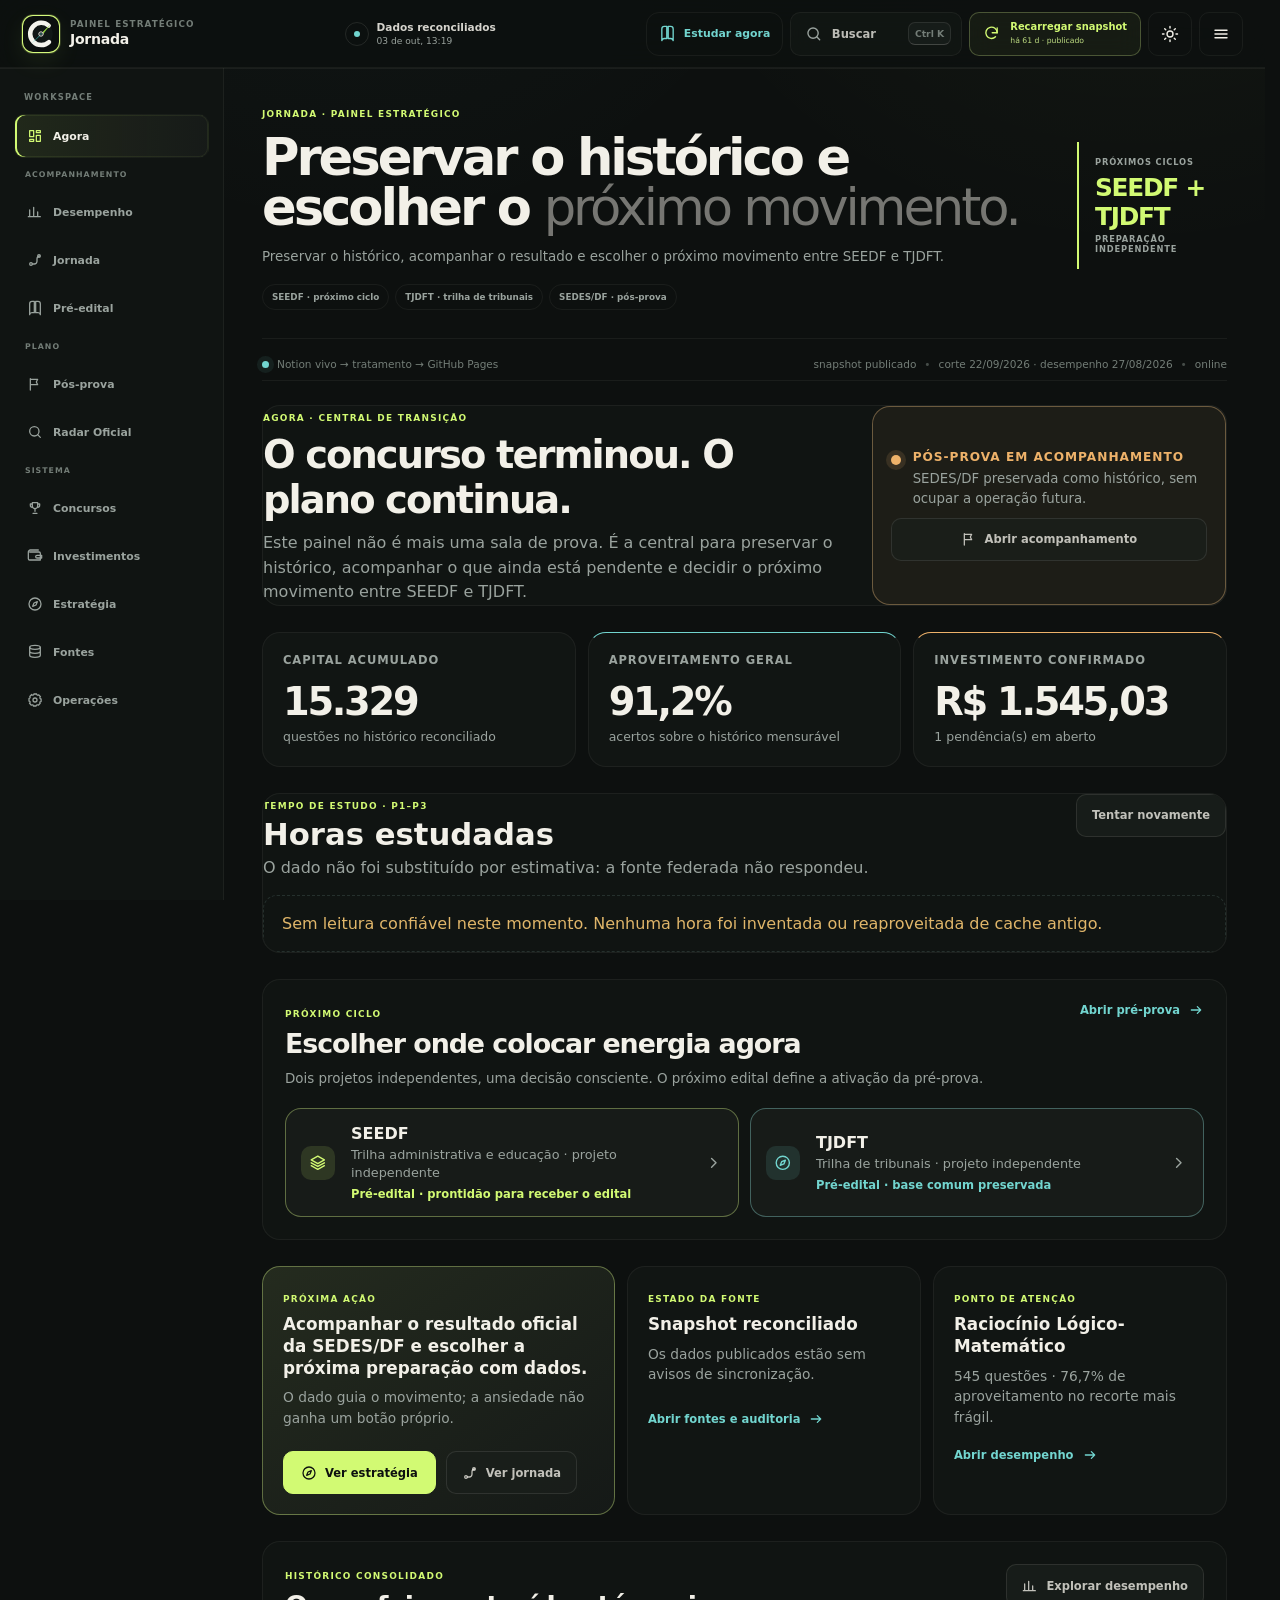
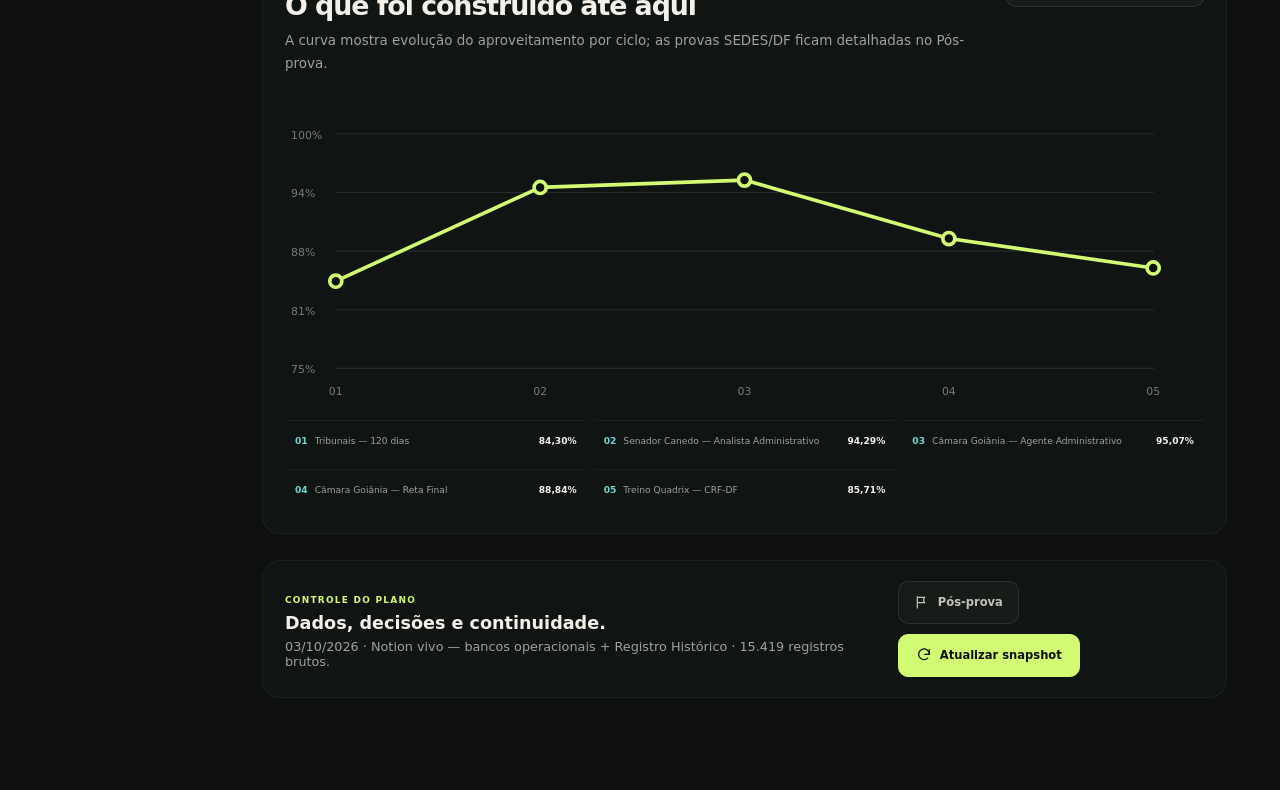
<file: index.html>
<!doctype html>
<html lang="pt-BR">
<head>
  <meta charset="utf-8" />
  <meta name="viewport" content="width=device-width,initial-scale=1,viewport-fit=cover" />
  <meta name="theme-color" content="#0b0f0e" />
  <meta name="description" content="Jornada — painel estratégico de concursos, carreira, desempenho, decisões e próximos movimentos." />
  <meta name="apple-mobile-web-app-capable" content="yes" />
  <meta name="apple-mobile-web-app-status-bar-style" content="black-translucent" />
  <meta property="og:title" content="Jornada · Painel Estratégico" />
  <meta property="og:description" content="Concursos, carreira e decisões em uma única jornada estratégica." />
  <meta property="og:type" content="website" />
  <meta property="og:url" content="https://rodrigorosadantas.github.io/plano-de-transicao/" />
  <meta property="og:image" content="https://rodrigorosadantas.github.io/plano-de-transicao/assets/og.png" />
  <meta property="og:image:width" content="1200" />
  <meta property="og:image:height" content="630" />
  <meta property="og:image:alt" content="Jornada — concursos, carreira e decisões" />
  <meta name="twitter:card" content="summary_large_image" />
  <meta name="twitter:title" content="Jornada · Painel Estratégico" />
  <meta name="twitter:description" content="Concursos, carreira e decisões em uma única jornada estratégica." />
  <meta name="twitter:image" content="https://rodrigorosadantas.github.io/plano-de-transicao/assets/og.png" />
  <title>Jornada · Painel Estratégico</title>
  <script>window.__PLANO_SEPARATE_POST_EXAM__ = true; window.__PLANO_UI_RELEASE__ = "v49";</script>
  <script src="assets/exam-day-v21-bootstrap.js?v=31"></script>
  <link rel="manifest" href="manifest.webmanifest" />
  <link rel="icon" href="assets/central-mark.svg" type="image/svg+xml" />
  <link rel="icon" href="assets/central-icon-192.png" sizes="192x192" type="image/png" />
  <link rel="apple-touch-icon" href="assets/central-icon-192.png" />
  <link rel="stylesheet" href="assets/work-app.css?v=36" />
  <link rel="stylesheet" href="assets/transition-pages-v29.css?v=36&home=37" />
  <link rel="stylesheet" href="assets/pre-post-v33.css?v=36" />
  <link rel="stylesheet" href="assets/work-manager-v9.css?v=15" />
  <link rel="stylesheet" href="assets/work-intelligence-v10.css?v=15" />
  <link rel="stylesheet" href="assets/work-decisions-v11.css?v=15" />
  <link rel="stylesheet" href="assets/decision-history-v12.css?v=15" />
  <link rel="stylesheet" href="assets/manager-inbox-v13.css?v=15" />
  <link rel="stylesheet" href="assets/home-focus-v14.css?v=15" />
  <link rel="stylesheet" href="assets/transition-gate-v15.css?v=15" />
  <link rel="stylesheet" href="assets/exam-day-v21.css?v=21" />
  <link rel="stylesheet" href="assets/exam-day-v21-shell.css?v=21" />
  <link rel="stylesheet" href="assets/workspace-v23.css?v=23" />
  <link rel="stylesheet" href="assets/workspace-v23-home.css?v=23" />
  <link rel="stylesheet" href="assets/workspace-v24-hardening.css?v=24" />
  <link rel="stylesheet" href="assets/workspace-v26-polish.css?v=26" />
  <link rel="stylesheet" href="assets/post-exam-v27.css?v=27" />
  <link rel="stylesheet" href="assets/post-exam-quadrix-v44.css?v=48" />
  <link rel="stylesheet" href="assets/navigation-mobile-v38.css?v=38" />
  <link rel="stylesheet" href="assets/ecosystem-v1.css?v=3" />
  <link rel="stylesheet" href="assets/study-hours-v1.css?v=5" />
</head>
<body>
  <a class="skip-link" href="#content">Pular para o conteúdo</a>

  <div class="site-shell">
    <header class="topbar">
      <button class="brand" type="button" data-view="command" aria-label="Ir para Agora">
        <span class="brand-mark"><img src="assets/central-mark.svg" alt="" aria-hidden="true" /></span>
        <span class="brand-copy"><small>Painel Estratégico</small><strong>Jornada</strong></span>
      </button>

      <div class="sync-state" id="syncState" aria-live="polite">
        <span class="status-orb"><i></i></span>
        <span><strong>Carregando dados</strong><small>Notion → GitHub Pages</small></span>
      </div>

      <div class="topbar-actions">
        <a class="control-button journey-central-link" href="https://rodrigorosadantas.github.io/central-estudos/" aria-label="Estudar agora na Central de Estudos" title="Abrir a Central Operacional de Estudos"><span data-icon="book"></span><b>Estudar agora</b></a>
        <button id="searchTrigger" class="control-button search-button" type="button" aria-label="Buscar no plano">
          <span data-icon="search"></span><b>Buscar</b><kbd>Ctrl K</kbd>
        </button>
        <button id="refreshBtn" class="control-button refresh-button" type="button" data-refresh aria-label="Recarregar snapshot publicado" title="Recarrega do GitHub Pages o snapshot mais recente já publicado. Não dispara o Notion diretamente."><span class="refresh-icon" data-icon="refresh"></span><span><b id="refreshLabel">Recarregar snapshot</b><small id="refreshAge">último snapshot</small></span></button>
        <button id="themeBtn" class="icon-button" type="button" aria-label="Alternar tema" title="Alternar tema"><span data-icon="sun"></span></button>
        <button id="moreTopBtn" class="icon-button more-top-button" type="button" aria-label="Abrir mais opções"><span data-icon="menu"></span></button>
      </div>
    </header>

    <main class="page-wrap">
      <section class="mission-strip" aria-labelledby="missionTitle">
        <div class="mission-copy">
          <span class="eyebrow">JORNADA · PAINEL ESTRATÉGICO</span>
          <h1 id="missionTitle">Preservar o histórico e escolher o <em>próximo movimento.</em></h1>
          <p id="missionText">Carregando a missão do plano…</p>
          <div class="mission-targets"><span>SEEDF · próximo ciclo</span><span>TJDFT · trilha de tribunais</span><span>SEDES/DF · pós-prova</span></div>
        </div>
        <aside class="next-milestone" id="nextMilestone">
          <span>Próximos ciclos</span><strong>SEEDF + TJDFT</strong><small>preparação independente</small>
        </aside>
      </section>

      <div class="tab-rail">
        <nav class="main-tabs" id="mainTabs" aria-label="Áreas do plano">
          <button class="active" type="button" data-view="command" aria-current="page"><span data-icon="dashboard"></span><b>Agora</b></button>
          <button type="button" data-view="performance"><span data-icon="chart"></span><b>Desempenho</b></button>
          <button type="button" data-view="journey"><span data-icon="route"></span><b>Jornada</b></button>
          <button type="button" data-view="pre-exam" aria-label="Pré-prova / Pré-edital"><span data-icon="book"></span><b>Pré-edital</b></button>
          <button type="button" data-view="post-exam" title="Pós-prova: gabarito, recursos e resultado"><span data-icon="flag"></span><b>Pós-prova</b></button>
          <button type="button" onclick="location.href='./recursos-sedes.html'" title="Recursos SEDES/DF protocolados e em análise"><span data-icon="flag"></span><b>Recursos</b></button>
          <button type="button" onclick="location.href='./radar-oficial.html'" title="Radar Oficial: DOU, DODF e publicações de interesse"><span data-icon="search"></span><b>Radar Oficial</b></button>
          <button type="button" data-view="exams" title="Concursos: provas, notas e classificações"><span data-icon="trophy"></span><b>Concursos</b></button>
          <button type="button" data-view="finance"><span data-icon="wallet"></span><b>Investimentos</b></button>
          <button type="button" data-view="strategy"><span data-icon="compass"></span><b>Estratégia</b></button>
          <button type="button" data-view="sources"><span data-icon="database"></span><b>Fontes</b></button>
          <button type="button" data-view="operations"><span data-icon="settings"></span><b>Operações</b></button>
        </nav>
      </div>

      <section class="context-line">
        <div><span class="live-dot"></span><span id="contextStatus">Carregando snapshot auditado…</span></div>
        <div><span id="publishedStatus">snapshot publicado</span><i>•</i><time id="snapshotDate"></time><i>•</i><span id="networkState">online</span></div>
      </section>

      <div id="content" class="content" aria-live="polite" aria-busy="true">
        <section class="loading-stage">
          <span class="loading-orbit"></span>
          <div><strong>Montando sua central de comando…</strong><small>Dados, concursos e carreira no mesmo mapa.</small></div>
        </section>
      </div>
    </main>
  </div>

  <div id="moreBackdrop" class="sheet-backdrop hidden"></div>
  <aside id="moreSheet" class="more-sheet" aria-hidden="true" aria-label="Mais áreas e ações">
    <div class="sheet-handle"></div>
    <div class="sheet-heading"><div><span class="eyebrow">JORNADA · PAINEL ESTRATÉGICO</span><h2>Navegação e operações</h2><p>Todos os módulos, estado dos dados e ações úteis no mesmo lugar.</p></div><button id="closeMoreBtn" class="icon-button" type="button" aria-label="Fechar"><span data-icon="close"></span></button></div>
    <section class="sheet-sync-card" aria-live="polite">
      <div class="sheet-sync-icon"><span data-icon="shield"></span></div>
      <div><span>Estado dos dados</span><strong id="moreSyncTitle">Carregando snapshot…</strong><small id="moreSyncDetail">Notion → GitHub Actions → site</small></div>
      <button id="moreRefreshBtn" class="primary-button" type="button" data-refresh aria-label="Recarregar snapshot publicado" title="Recarrega do GitHub Pages o snapshot mais recente já publicado. Não dispara o Notion diretamente."><span data-icon="refresh"></span>Recarregar snapshot</button>
    </section>
    <div class="sheet-nav-group">
      <div class="sheet-nav-label"><span>Navegação principal</span><small>Comece por aqui</small></div>
      <div class="sheet-grid sheet-grid--primary">
      <button type="button" data-view="command"><span data-icon="dashboard"></span><b>Agora</b><small>Comando e prioridades</small></button>
      <button type="button" data-view="performance"><span data-icon="chart"></span><b>Desempenho</b><small>Matérias e visão geral</small></button>
      <button type="button" data-view="journey"><span data-icon="route"></span><b>Jornada</b><small>Marcos e evolução</small></button>
      <button type="button" data-view="pre-exam" aria-label="Pré-prova / Pré-edital"><span data-icon="book"></span><b>Pré-edital</b><small>Pré-prova, cargos e notícias</small></button>
      <button type="button" data-view="post-exam"><span data-icon="flag"></span><b>Pós-prova</b><small>Gabarito, recursos e resultado</small></button>
      <button type="button" onclick="location.href='./recursos-sedes.html'"><span data-icon="flag"></span><b>Recursos</b><small>Protocolos e situação</small></button>
      </div>
    </div>
    <details class="sheet-more-group">
      <summary><span><b>Mais áreas</b><small>Concursos, investimentos, estratégia, fontes e operações</small></span><span data-icon="chevron"></span></summary>
      <div class="sheet-grid sheet-grid--secondary">
      <button type="button" onclick="location.href='./radar-oficial.html'"><span data-icon="search"></span><b>Radar Oficial</b><small>DOU, DODF e publicações</small></button>
      <button type="button" data-view="exams" title="Concursos: provas, notas e classificações"><span data-icon="trophy"></span><b>Concursos</b><small>Provas e resultados</small></button>
      <button type="button" data-view="finance"><span data-icon="wallet"></span><b>Investimentos</b><small>Custos por ciclo</small></button>
      <button type="button" data-view="strategy"><span data-icon="compass"></span><b>Estratégia</b><small>Próximas decisões</small></button>
      <button type="button" data-view="sources"><span data-icon="database"></span><b>Fontes</b><small>Cadeia e auditoria</small></button>
      <button type="button" data-view="operations"><span data-icon="settings"></span><b>Operações</b><small>Sincronização e PWA</small></button>
      </div>
    </details>
    <div class="sheet-section-title"><span>Ferramentas rápidas</span><small>Sem sair da central</small></div>
    <div class="sheet-actions">
      <button id="installBtn" class="action-button hidden" type="button" data-install><span data-icon="download"></span>Instalar aplicativo</button>
      <button id="exportBtn" class="action-button" type="button"><span data-icon="export"></span>Exportar dados</button>
      <button id="moreThemeBtn" class="action-button" type="button" data-toggle-theme><span data-icon="sun"></span>Alternar tema</button>
      <a class="action-button" href="https://app.notion.com/p/239cf5a2673180a1a2a2df40b502a899" target="_blank" rel="noreferrer"><span data-icon="external"></span>Abrir fonte no Notion</a>
    </div>
    <p class="sheet-footnote">A atualização segura do Notion roda no GitHub Actions. O botão acima recarrega imediatamente o último snapshot já publicado.</p>
  </aside>

  <div id="commandPalette" class="command-overlay hidden" role="dialog" aria-modal="true" aria-label="Busca global">
    <div class="command-panel">
      <label class="command-search"><span data-icon="search"></span><input id="searchInput" autocomplete="off" placeholder="Buscar prova, matéria, marco, custo ou fonte…" /><kbd>Esc</kbd></label>
      <div id="searchResults" class="command-results"></div>
    </div>
  </div>

  <div id="toast" class="toast" role="status" aria-live="polite"></div>
  <script type="module" src="assets/work-app.js?v=41&home=38"></script>
  <script type="module" src="assets/work-manager-v9.js?v=16"></script>
  <script type="module" src="assets/work-intelligence-v10.js?v=36"></script>
  <script type="module" src="assets/work-decisions-v11.js?v=15"></script>
  <script type="module" src="assets/work-decisions-v11-fix.js?v=15"></script>
  <script type="module" src="assets/decision-history-v12.js?v=15"></script>
  <script type="module" src="assets/manager-inbox-v13.js?v=15"></script>
  <script type="module" src="assets/home-focus-v14.js?v=15"></script>
  <script type="module" src="assets/transition-gate-v15.js?v=31"></script>
  <script type="module" src="assets/exam-day-v21.js?v=31"></script>
  <script type="module" src="assets/exam-day-v21-shell.js?v=21"></script>
  <script type="module" src="assets/workspace-v23.js?v=31"></script>
  <script type="module" src="assets/post-exam-v27.js?v=31"></script>
  <script type="module" src="assets/post-exam-score-v28.js?v=31"></script>
  <script type="module" src="assets/post-exam-follow-up-v28.js?v=33"></script>
  <script type="module" src="assets/post-exam-competition-v28.js?v=33"></script>
  <script type="module" src="assets/post-exam-quadrix-v44.js?v=48"></script>
  <script type="module" src="assets/ecosystem-v1.js?v=3"></script>
  <script type="module" src="assets/study-hours-v1.js?v=5"></script>
</body>
</html>
</file>
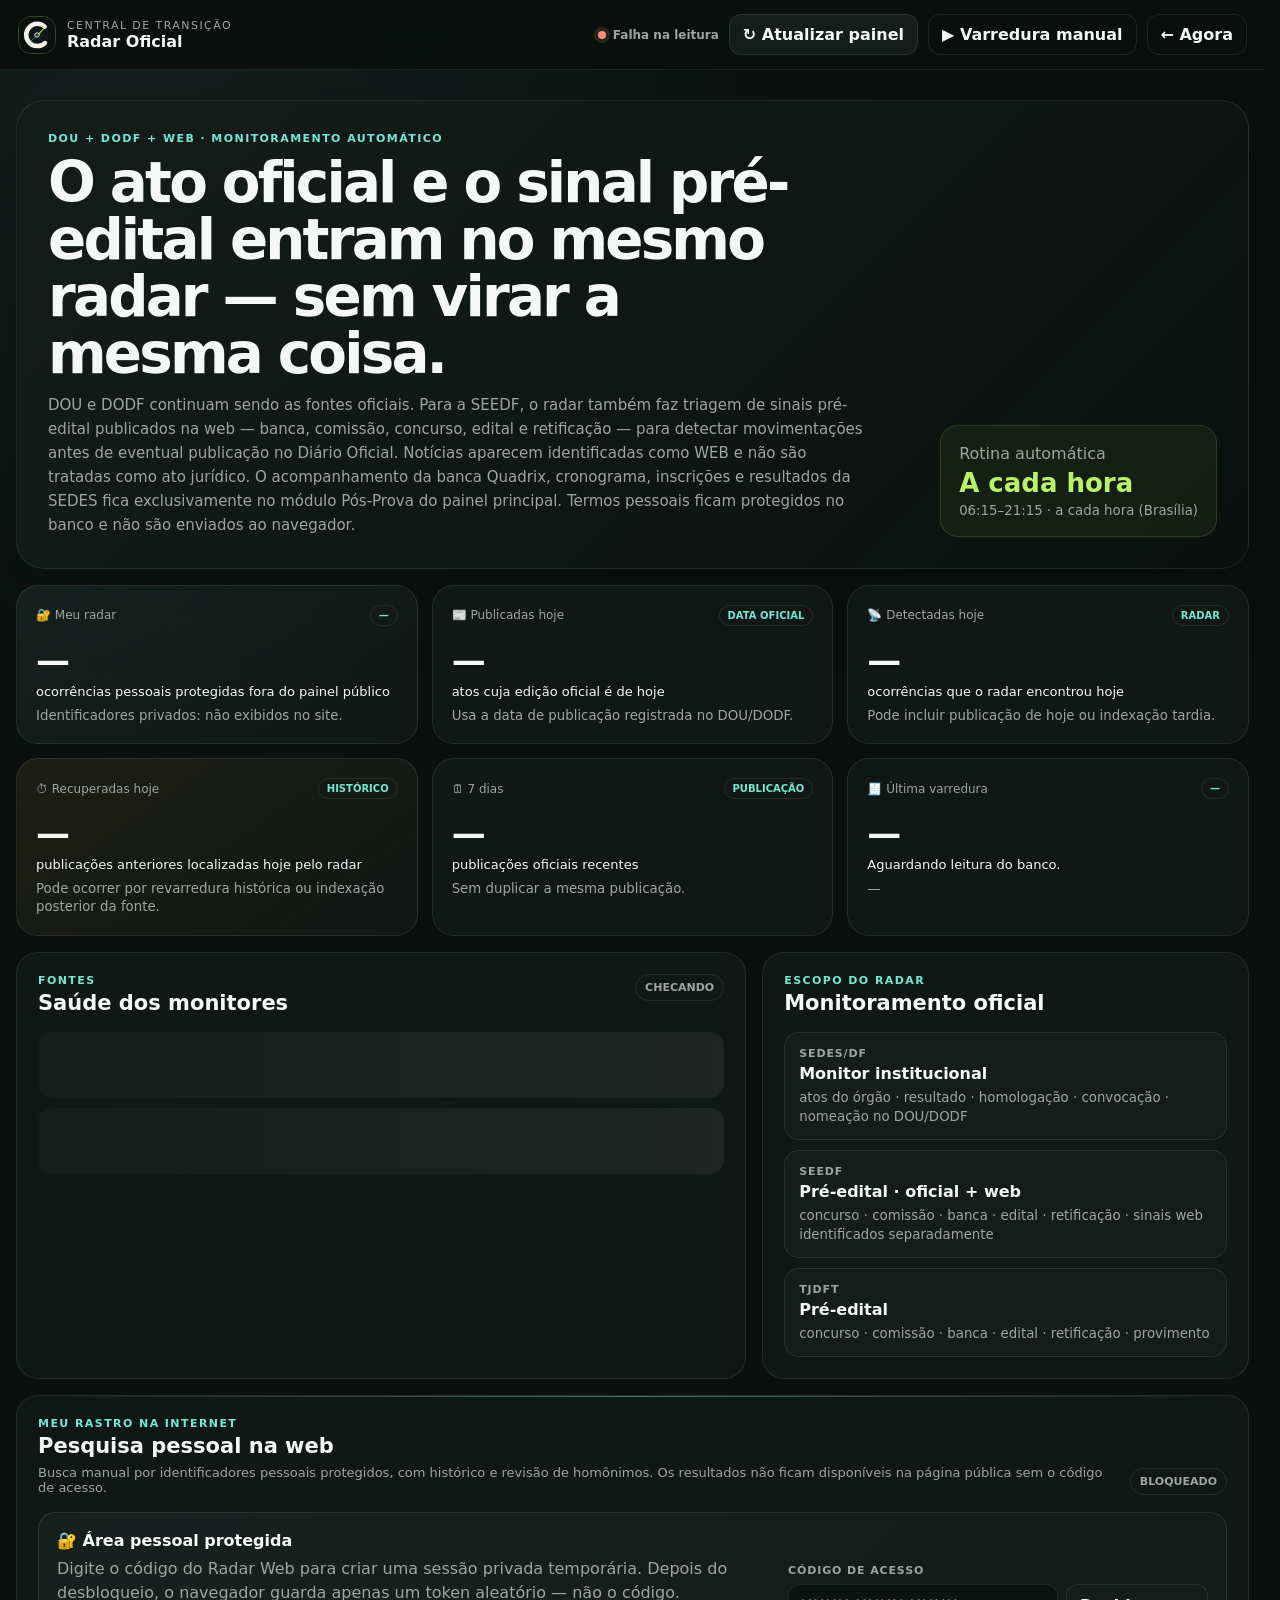
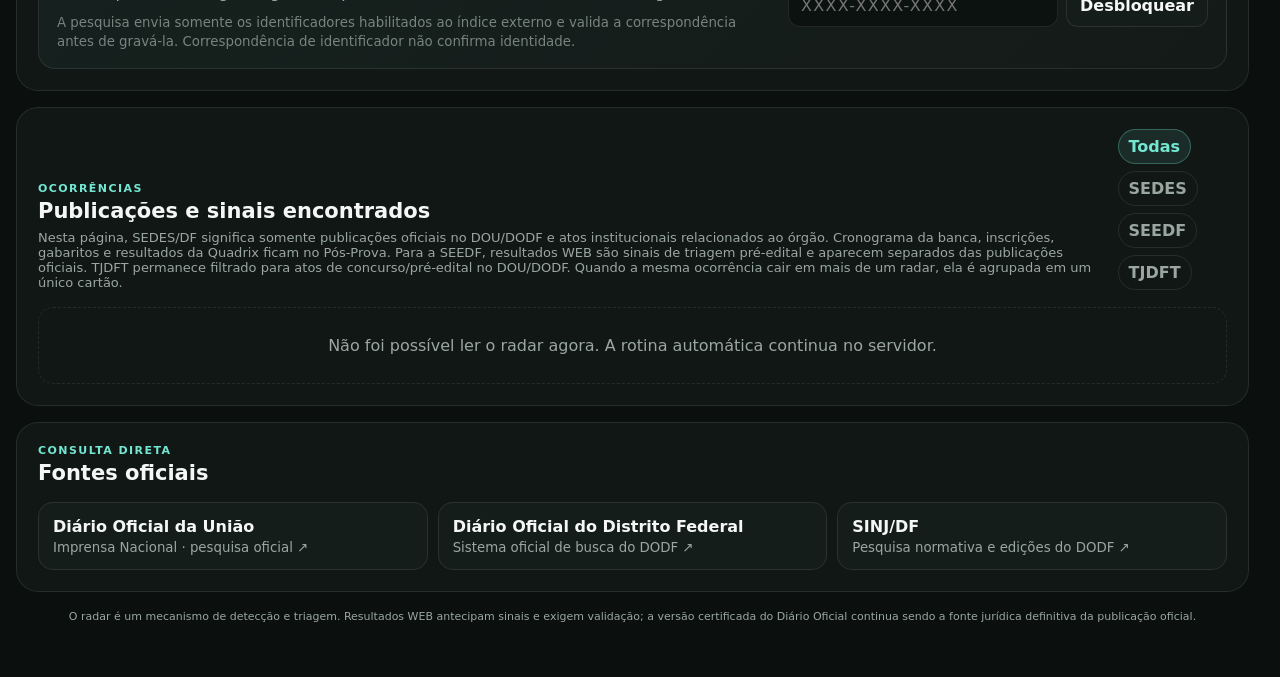
<file: radar-oficial.html>
<!doctype html>
<html lang="pt-BR">
<head>
  <meta charset="utf-8">
  <meta name="viewport" content="width=device-width,initial-scale=1,viewport-fit=cover">
  <meta name="theme-color" content="#0b0f0e">
  <meta name="description" content="Radar da Central de Transição — DOU/DODF como fontes oficiais e sinais pré-edital na web para acompanhamento de concursos.">
  <title>Radar Oficial · Central de Transição</title>
  <link rel="manifest" href="manifest.webmanifest">
  <link rel="icon" href="assets/central-mark.svg" type="image/svg+xml">
  <link rel="icon" href="assets/central-icon-192.png" sizes="192x192" type="image/png">
  <link rel="apple-touch-icon" href="assets/central-icon-192.png">
  <link rel="stylesheet" href="assets/work-app.css?v=36">
  <link rel="stylesheet" href="assets/official-monitor.css?v=5">
</head>
<body class="official-monitor-page">
  <a class="skip-link" href="#radarContent">Pular para o conteúdo</a>
  <header class="radar-topbar">
    <a class="radar-brand" href="./" aria-label="Voltar à Central de Transição">
      <img class="radar-brand-mark" src="assets/central-mark.svg" alt="" aria-hidden="true" />
      <span><small>Central de Transição</small><strong>Radar Oficial</strong></span>
    </a>
    <div class="radar-actions">
      <span class="radar-live"><i></i><b id="globalStatus">Carregando</b></span>
      <button id="refreshRadar" class="radar-button" type="button">↻ Atualizar painel</button>
      <a class="radar-button radar-button--ghost" href="https://github.com/RodrigoRosaDantas/plano-de-transicao/actions/workflows/official-monitor.yml" target="_blank" rel="noreferrer" title="Abrir execução manual do Radar Oficial no GitHub Actions">▶ Varredura manual</a>
      <a class="radar-button radar-button--ghost" href="./">← Agora</a>
    </div>
  </header>

  <main id="radarContent" class="radar-shell" aria-live="polite">
    <section class="radar-hero">
      <div>
        <span class="radar-eyebrow">DOU + DODF + WEB · MONITORAMENTO AUTOMÁTICO</span>
        <h1>O ato oficial e o sinal pré-edital entram no mesmo radar — sem virar a mesma coisa.</h1>
        <p>DOU e DODF continuam sendo as fontes oficiais. Para a SEEDF, o radar também faz triagem de sinais pré-edital publicados na web — banca, comissão, concurso, edital e retificação — para detectar movimentações antes de eventual publicação no Diário Oficial. Notícias aparecem identificadas como WEB e não são tratadas como ato jurídico. O acompanhamento da banca Quadrix, cronograma, inscrições e resultados da SEDES fica exclusivamente no módulo Pós-Prova do painel principal. Termos pessoais ficam protegidos no banco e não são enviados ao navegador.</p>
      </div>
      <aside class="radar-next-scan">
        <span>Rotina automática</span>
        <strong>A cada hora</strong>
        <small>06:15–21:15 · a cada hora (Brasília)</small>
      </aside>
    </section>

    <section class="radar-summary-grid" aria-label="Resumo do radar">
      <article class="radar-card radar-card--personal">
        <div class="radar-card-head"><span>🔐 Meu radar</span><b id="personalState">—</b></div>
        <strong id="personalHits">—</strong>
        <p>ocorrências pessoais protegidas fora do painel público</p>
        <small id="personalLast">Identificadores privados: não exibidos no site.</small>
      </article>
      <article class="radar-card">
        <div class="radar-card-head"><span>📰 Publicadas hoje</span><b>data oficial</b></div>
        <strong id="publishedTodayCount">—</strong>
        <p>atos cuja edição oficial é de hoje</p>
        <small>Usa a data de publicação registrada no DOU/DODF.</small>
      </article>
      <article class="radar-card">
        <div class="radar-card-head"><span>📡 Detectadas hoje</span><b>radar</b></div>
        <strong id="foundTodayCount">—</strong>
        <p>ocorrências que o radar encontrou hoje</p>
        <small>Pode incluir publicação de hoje ou indexação tardia.</small>
      </article>
      <article class="radar-card radar-card--late">
        <div class="radar-card-head"><span>⏱ Recuperadas hoje</span><b>histórico</b></div>
        <strong id="lateFoundTodayCount">—</strong>
        <p>publicações anteriores localizadas hoje pelo radar</p>
        <small>Pode ocorrer por revarredura histórica ou indexação posterior da fonte.</small>
      </article>
      <article class="radar-card">
        <div class="radar-card-head"><span>🗓 7 dias</span><b>publicação</b></div>
        <strong id="weekCount">—</strong>
        <p>publicações oficiais recentes</p>
        <small>Sem duplicar a mesma publicação.</small>
      </article>
      <article class="radar-card">
        <div class="radar-card-head"><span>🧾 Última varredura</span><b id="runStatus">—</b></div>
        <strong id="lastRunTime">—</strong>
        <p id="runMeta">Aguardando leitura do banco.</p>
        <small id="generatedAt">—</small>
      </article>
    </section>

    <section class="radar-grid-2">
      <article class="radar-panel">
        <header class="radar-panel-head">
          <div><span class="radar-eyebrow">FONTES</span><h2>Saúde dos monitores</h2></div>
          <span class="radar-chip" id="sourceOverall">checando</span>
        </header>
        <div id="sourceHealth" class="radar-source-list">
          <div class="radar-skeleton"></div><div class="radar-skeleton"></div>
        </div>
      </article>

      <article class="radar-panel">
        <header class="radar-panel-head">
          <div><span class="radar-eyebrow">ESCOPO DO RADAR</span><h2>Monitoramento oficial</h2></div>
        </header>
        <div class="radar-contests">
          <div class="radar-contest"><span>SEDES/DF</span><strong>Monitor institucional</strong><small>atos do órgão · resultado · homologação · convocação · nomeação no DOU/DODF</small></div>
          <div class="radar-contest"><span>SEEDF</span><strong>Pré-edital · oficial + web</strong><small>concurso · comissão · banca · edital · retificação · sinais web identificados separadamente</small></div>
          <div class="radar-contest"><span>TJDFT</span><strong>Pré-edital</strong><small>concurso · comissão · banca · edital · retificação · provimento</small></div>
        </div>
      </article>
    </section>

    <section class="radar-panel web-radar-panel" id="webRadarPanel">
      <header class="radar-panel-head radar-panel-head--wrap">
        <div>
          <span class="radar-eyebrow">MEU RASTRO NA INTERNET</span>
          <h2>Pesquisa pessoal na web</h2>
          <p>Busca manual por identificadores pessoais protegidos, com histórico e revisão de homônimos. Os resultados não ficam disponíveis na página pública sem o código de acesso.</p>
        </div>
        <span class="radar-chip" id="webRadarStatusChip">bloqueado</span>
      </header>

      <div id="webRadarLocked" class="web-radar-lock">
        <div>
          <strong>🔐 Área pessoal protegida</strong>
          <p>Digite o código do Radar Web para criar uma sessão privada temporária. Depois do desbloqueio, o navegador guarda apenas um token aleatório — não o código.</p>
          <small>A pesquisa envia somente os identificadores habilitados ao índice externo e valida a correspondência antes de gravá-la. Correspondência de identificador não confirma identidade.</small>
        </div>
        <form id="webRadarUnlockForm" class="web-radar-unlock-form">
          <label for="webRadarCode">Código de acesso</label>
          <div>
            <input id="webRadarCode" type="password" inputmode="text" autocomplete="off" placeholder="XXXX-XXXX-XXXX" maxlength="20">
            <button class="radar-button" type="submit">Desbloquear</button>
          </div>
          <span id="webRadarUnlockError" class="web-radar-error" aria-live="polite"></span>
        </form>
      </div>

      <div id="webRadarPrivate" class="web-radar-private" hidden>
        <div class="web-radar-toolbar">
          <div class="web-radar-kpis">
            <div><small>Encontrados</small><strong id="webRadarTotal">0</strong></div>
            <div><small>A revisar</small><strong id="webRadarCandidates">0</strong></div>
            <div><small>Confirmados</small><strong id="webRadarConfirmed">0</strong></div>
            <div><small>Homônimos</small><strong id="webRadarHomonyms">0</strong></div>
          </div>
          <div class="web-radar-actions">
            <button id="webRadarSearchBtn" class="radar-button" type="button">⌕ Pesquisar agora</button>
            <button id="webRadarLockBtn" class="radar-button radar-button--ghost" type="button">Bloquear</button>
          </div>
        </div>
        <div class="web-radar-meta">
          <span id="webRadarLastRun">Nenhuma pesquisa carregada.</span>
          <span id="webRadarSearchFeedback"></span>
        </div>

        <div class="web-radar-admin-grid">
          <section class="web-radar-admin-card">
            <div class="web-radar-admin-head">
              <div><small>DADOS PROTEGIDOS</small><strong>Identificadores de pesquisa</strong></div>
              <span>Vault 🔐</span>
            </div>
            <p>Os valores reais ficam criptografados. Nesta lista você vê apenas a versão mascarada; os valores completos só são usados no backend durante a pesquisa.</p>
            <div id="webRadarIdentifiers" class="web-radar-identifiers"></div>
            <form id="webRadarIdentifierForm" class="web-radar-identifier-form">
              <div>
                <label for="webRadarIdentifierKind">Tipo</label>
                <select id="webRadarIdentifierKind">
                  <option value="name">Nome</option>
                  <option value="alias">Variação do nome</option>
                  <option value="cpf">CPF</option>
                  <option value="rg">RG</option>
                  <option value="cnpj">CNPJ</option>
                  <option value="email">E-mail</option>
                  <option value="phone">Telefone</option>
                  <option value="other">Outro</option>
                </select>
              </div>
              <div>
                <label for="webRadarIdentifierLabel">Apelido</label>
                <input id="webRadarIdentifierLabel" maxlength="80" placeholder="Ex.: CPF principal">
              </div>
              <div class="web-radar-identifier-value">
                <label for="webRadarIdentifierValue">Valor</label>
                <input id="webRadarIdentifierValue" autocomplete="off" maxlength="220" placeholder="Digite o dado a pesquisar">
              </div>
              <label class="web-radar-check"><input id="webRadarIdentifierWeb" type="checkbox" checked> Pesquisar na Web</label>
              <label class="web-radar-check"><input id="webRadarIdentifierOfficial" type="checkbox"> Pesquisar no DOU/DODF</label>
              <button class="radar-button" type="submit">+ Adicionar protegido</button>
              <span id="webRadarIdentifierFeedback" class="web-radar-error" aria-live="polite"></span>
            </form>
          </section>

          <section class="web-radar-admin-card">
            <div class="web-radar-admin-head">
              <div><small>ACESSO</small><strong>Gerenciar código</strong></div>
              <span>Sessão privada</span>
            </div>
            <p>Você pode gerar um novo código aleatório ou definir um código próprio. O código atual nunca é recuperado do banco porque só o hash fica armazenado.</p>
            <div class="web-radar-code-manager">
              <label for="webRadarNewCode">Novo código personalizado (opcional)</label>
              <input id="webRadarNewCode" autocomplete="off" maxlength="24" placeholder="Deixe vazio para gerar automaticamente">
              <button id="webRadarRotateCodeBtn" class="radar-button" type="button">↻ Trocar / gerar código</button>
              <div id="webRadarNewCodeResult" class="web-radar-code-result" hidden>
                <small>NOVO CÓDIGO — copie agora</small>
                <strong id="webRadarGeneratedCode"></strong>
                <button id="webRadarCopyCodeBtn" type="button">Copiar código</button>
              </div>
              <span id="webRadarCodeFeedback" class="web-radar-error" aria-live="polite"></span>
            </div>
          </section>
        </div>

        <div class="web-radar-private-section">
          <div class="web-radar-section-head">
            <div><small>DOU + DODF</small><strong>Ocorrências pessoais protegidas</strong></div>
            <span id="webRadarOfficialCount">0 ocorrência(s)</span>
          </div>
          <p>Resultados encontrados pelos identificadores cadastrados para pesquisa oficial. O conteúdo detalhado só aparece depois do desbloqueio.</p>
          <div id="webRadarOfficialResults" class="web-radar-results"></div>
        </div>

        <div class="web-radar-private-section">
          <div class="web-radar-section-head">
            <div><small>INTERNET</small><strong>Resultados da pesquisa pessoal</strong></div>
          </div>
        <div class="radar-filters web-radar-filters" role="group" aria-label="Filtrar resultados pessoais">
          <button type="button" class="active" data-web-filter="all">Todos</button>
          <button type="button" data-web-filter="new">Novos</button>
          <button type="button" data-web-filter="candidate">A revisar</button>
          <button type="button" data-web-filter="confirmed">É meu</button>
          <button type="button" data-web-filter="possible_homonym">Homônimo</button>
          <button type="button" data-web-filter="not_mine">Não sou eu</button>
        </div>
        <div id="webRadarResults" class="web-radar-results">
          <div class="radar-empty">Desbloqueie a área para carregar os resultados.</div>
        </div>
        </div>
      </div>
    </section>

    <section class="radar-panel">
      <header class="radar-panel-head radar-panel-head--wrap">
        <div><span class="radar-eyebrow">OCORRÊNCIAS</span><h2>Publicações e sinais encontrados</h2><p>Nesta página, SEDES/DF significa somente publicações oficiais no DOU/DODF e atos institucionais relacionados ao órgão. Cronograma da banca, inscrições, gabaritos e resultados da Quadrix ficam no Pós-Prova. Para a SEEDF, resultados WEB são sinais de triagem pré-edital e aparecem separados das publicações oficiais. TJDFT permanece filtrado para atos de concurso/pré-edital no DOU/DODF. Quando a mesma ocorrência cair em mais de um radar, ela é agrupada em um único cartão.</p></div>
        <div class="radar-filters" role="group" aria-label="Filtrar ocorrências">
          <button type="button" class="active" data-filter="all">Todas</button>
          <button type="button" data-filter="sedes">SEDES</button>
          <button type="button" data-filter="seedf">SEEDF</button>
          <button type="button" data-filter="tjdft">TJDFT</button>
        </div>
      </header>
      <div id="hitsList" class="radar-hit-list"><div class="radar-empty">Carregando ocorrências…</div></div>
    </section>

    <section class="radar-panel radar-sources-panel">
      <header class="radar-panel-head">
        <div><span class="radar-eyebrow">CONSULTA DIRETA</span><h2>Fontes oficiais</h2></div>
      </header>
      <div class="radar-source-links">
        <a href="https://www.in.gov.br/consulta/-/buscar/dou" target="_blank" rel="noreferrer"><b>Diário Oficial da União</b><small>Imprensa Nacional · pesquisa oficial ↗</small></a>
        <a href="https://dodf.df.gov.br/?dt=1" target="_blank" rel="noreferrer"><b>Diário Oficial do Distrito Federal</b><small>Sistema oficial de busca do DODF ↗</small></a>
        <a href="https://www.sinj.df.gov.br/sinj/" target="_blank" rel="noreferrer"><b>SINJ/DF</b><small>Pesquisa normativa e edições do DODF ↗</small></a>
      </div>
    </section>

    <p class="radar-footnote">O radar é um mecanismo de detecção e triagem. Resultados WEB antecipam sinais e exigem validação; a versão certificada do Diário Oficial continua sendo a fonte jurídica definitiva da publicação oficial.</p>
  </main>

  <script type="module" src="assets/official-monitor.js?v=11"></script>
  <script type="module" src="assets/personal-web-search.js?v=5"></script>
</body>
</html>
</file>
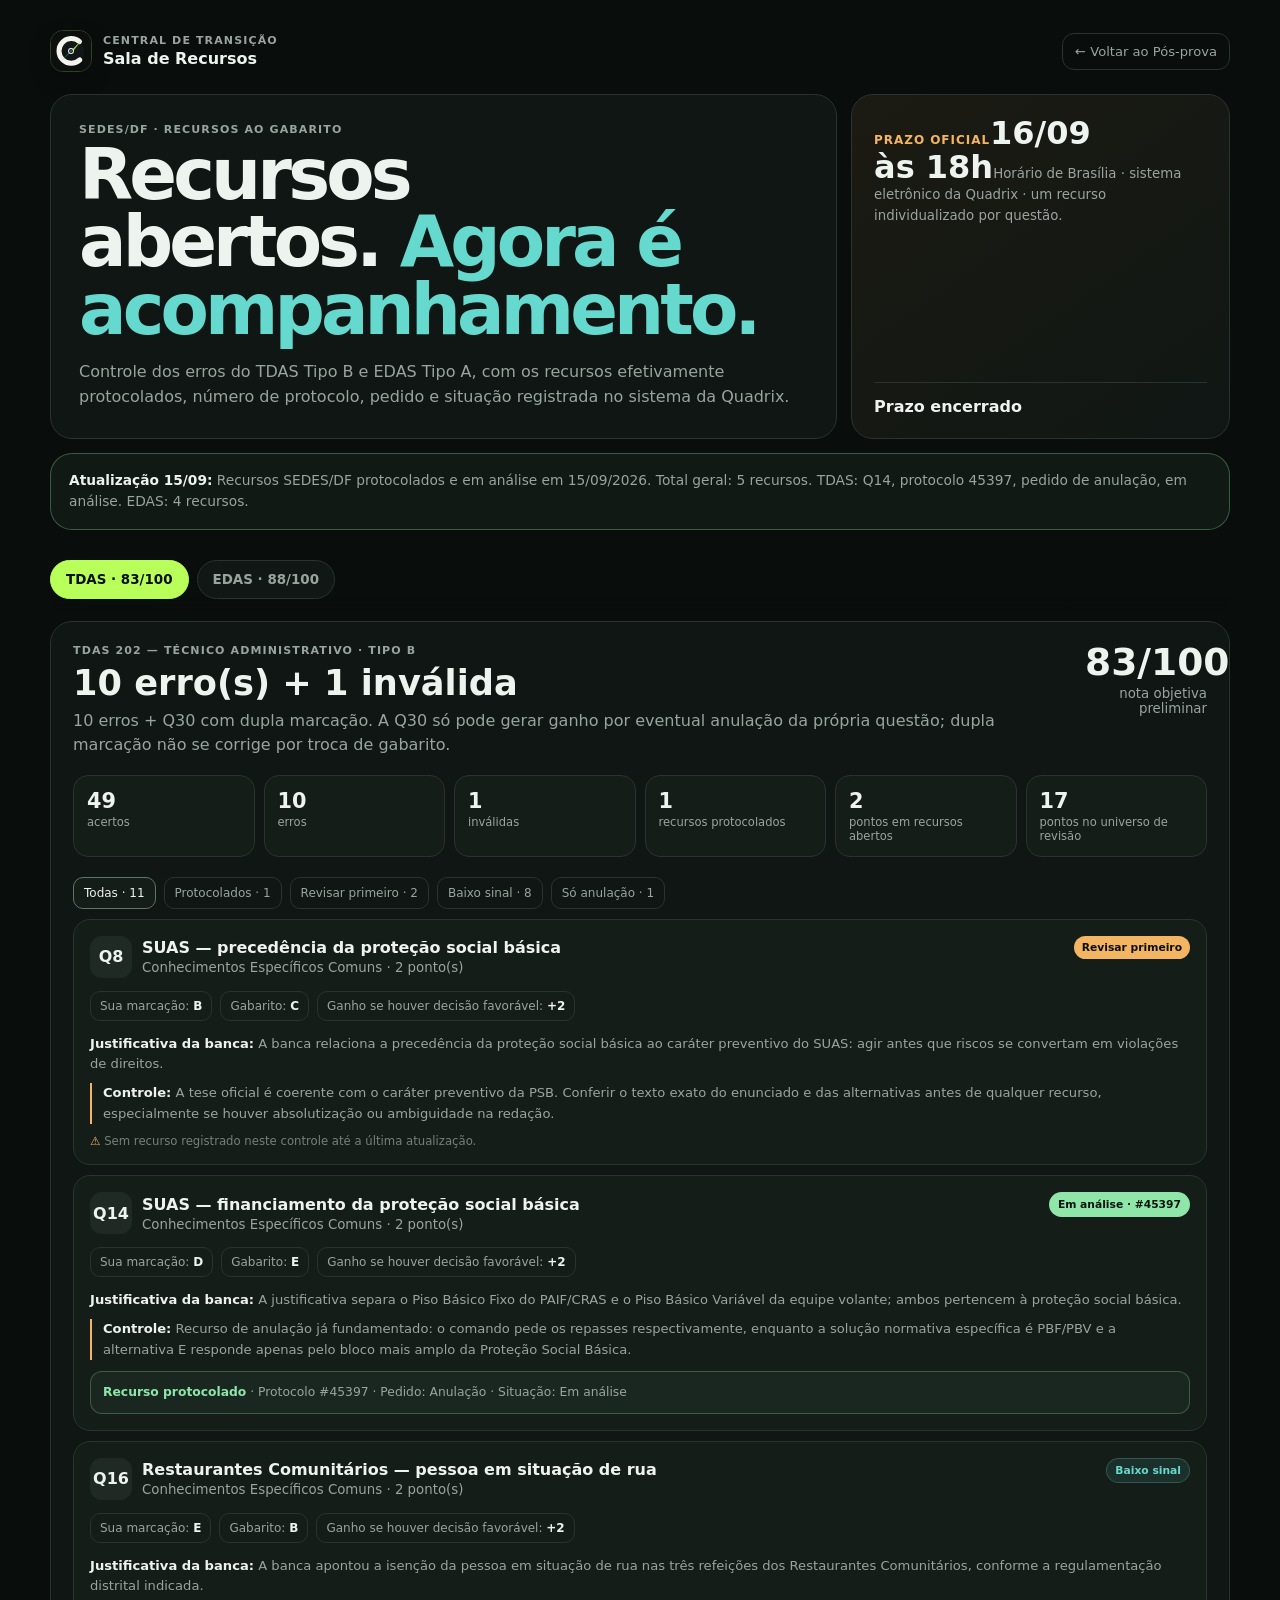
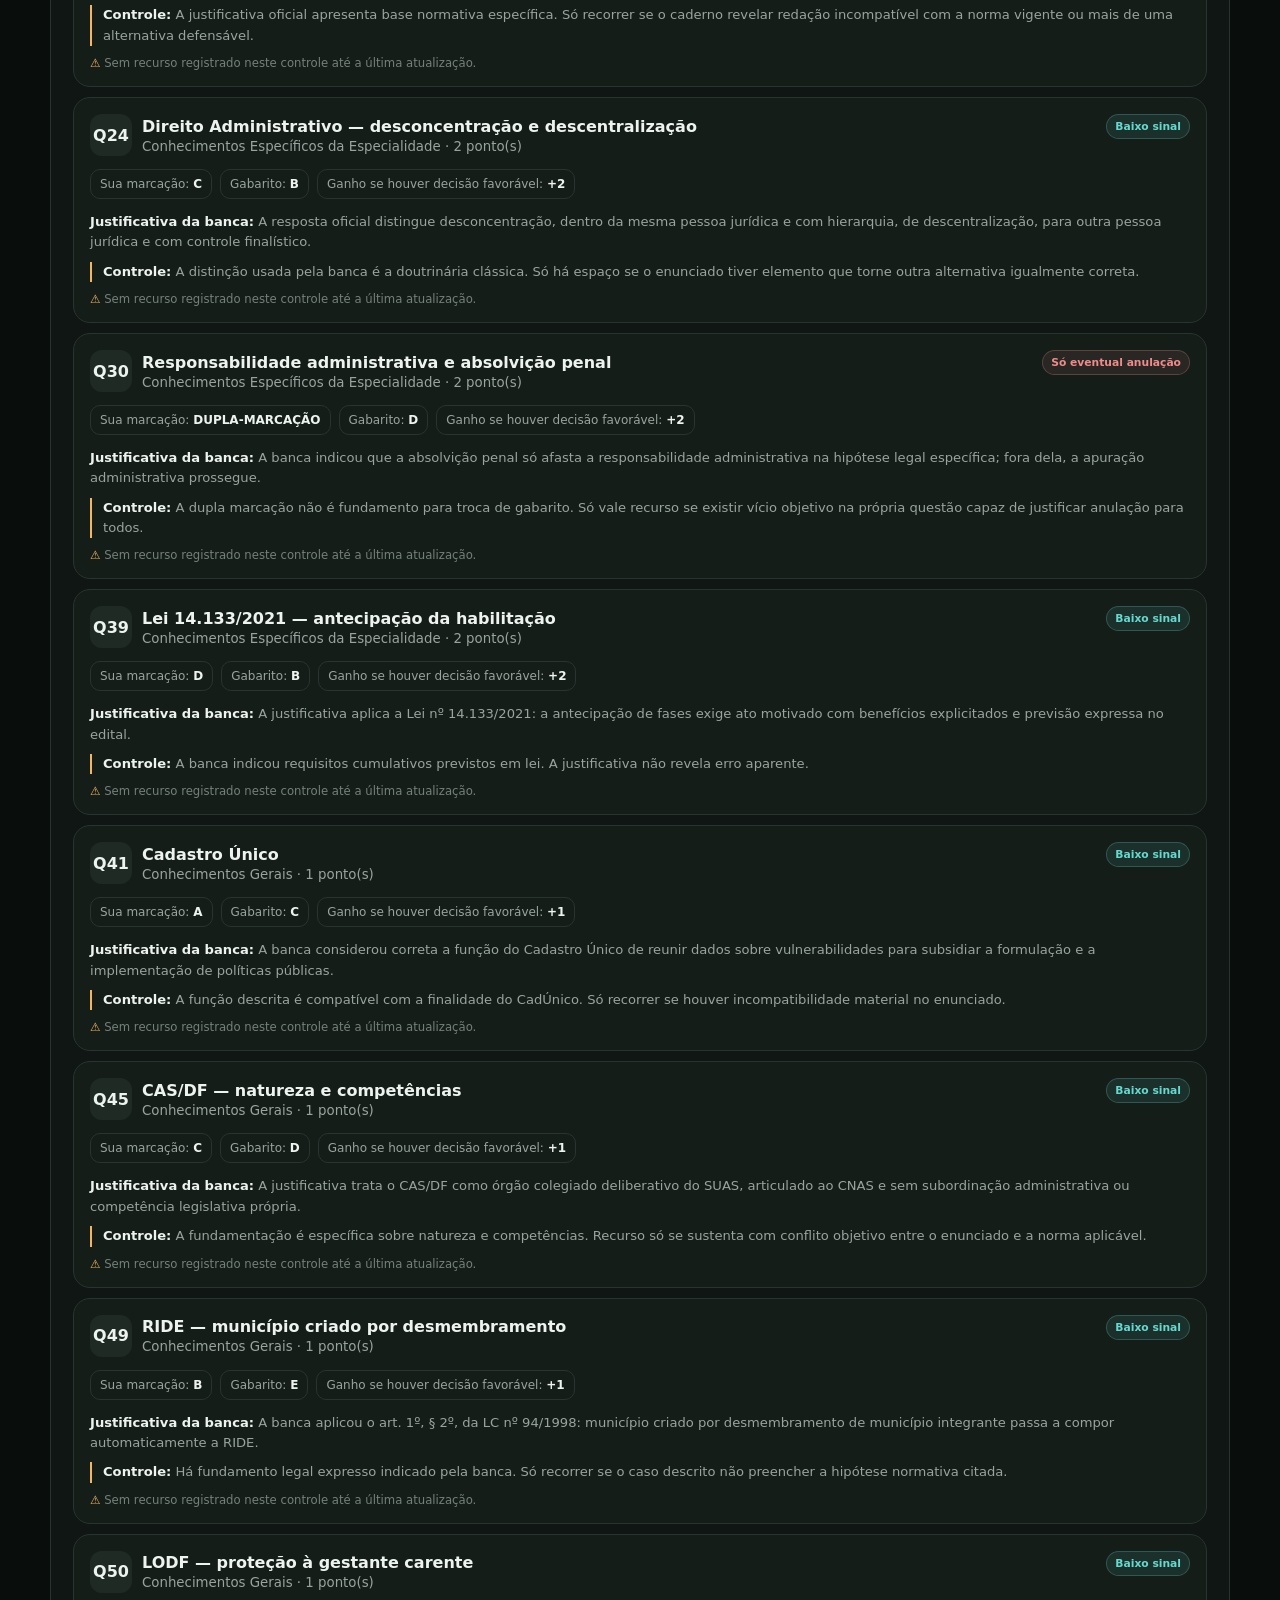
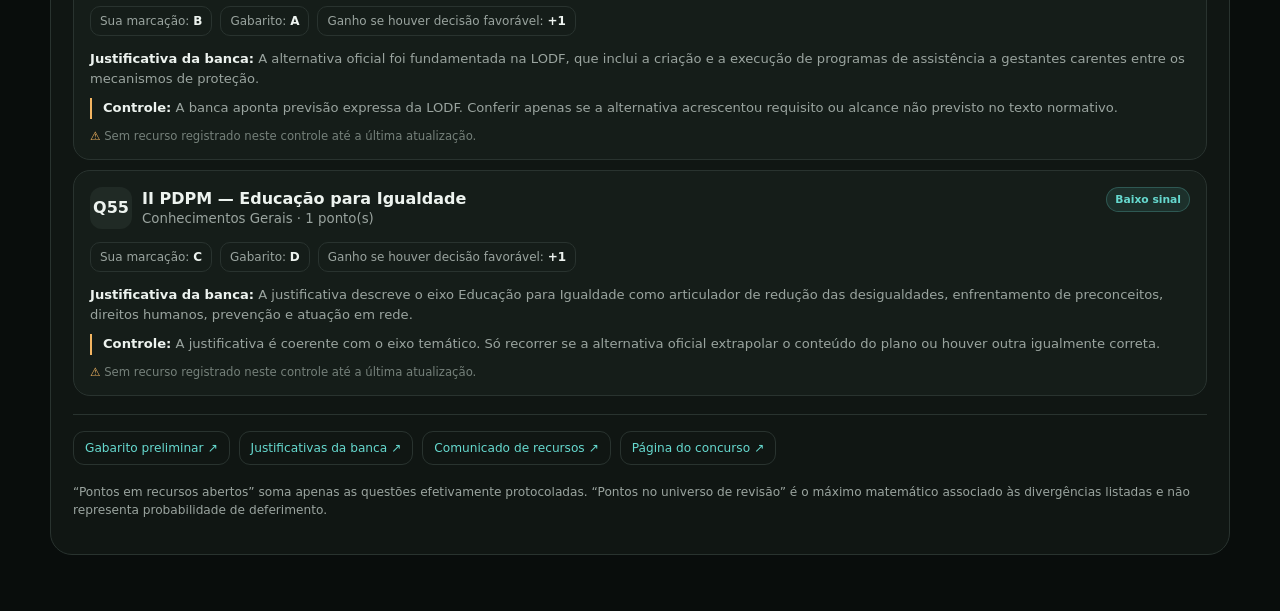
<file: recursos-sedes.html>
<!doctype html>
<html lang="pt-BR">
<head>
  <meta charset="utf-8" />
  <meta name="viewport" content="width=device-width,initial-scale=1,viewport-fit=cover" />
  <meta name="theme-color" content="#0b0f0e" />
  <title>Sala de Recursos — SEDES/DF | Central de Transição</title>
  <link rel="manifest" href="manifest.webmanifest" />
  <link rel="icon" href="assets/central-mark.svg" type="image/svg+xml" />
  <link rel="icon" href="assets/central-icon-192.png" sizes="192x192" type="image/png" />
  <link rel="apple-touch-icon" href="assets/central-icon-192.png" />
  <style>
    :root{color-scheme:dark;--bg:#090d0c;--surface:#101714;--surface2:#151d19;--line:#29332f;--text:#edf3ef;--muted:#9aa49f;--accent:#b9ff59;--cyan:#66d9cf;--amber:#f3b562;--red:#f08b8b;--green:#8ee6a8}
    *{box-sizing:border-box}html{background:var(--bg);font-family:Inter,ui-sans-serif,system-ui,-apple-system,BlinkMacSystemFont,"Segoe UI",sans-serif;color:var(--text)}body{margin:0;background:radial-gradient(circle at 15% -15%,rgba(185,255,89,.08),transparent 35rem),var(--bg);min-height:100vh}
    a{color:inherit}.shell{width:min(1180px,calc(100% - 28px));margin:0 auto;padding:18px 0 56px}.top{display:flex;align-items:center;justify-content:space-between;gap:14px;padding:12px 0 22px}.brand{display:flex;align-items:center;gap:11px;text-decoration:none}.mark{display:block;width:42px;height:42px;border:1px solid rgba(199,243,107,.22);border-radius:13px;object-fit:cover;box-shadow:0 8px 22px rgba(0,0,0,.18)}.brand small,.eyebrow{display:block;color:var(--muted);font-size:.69rem;font-weight:800;letter-spacing:.1em;text-transform:uppercase}.brand strong{display:block;margin-top:2px}.back{padding:10px 12px;border:1px solid var(--line);border-radius:12px;text-decoration:none;color:var(--muted);font-size:.82rem}.back:hover{color:var(--text);border-color:#4a5c54}
    .hero{display:grid;grid-template-columns:minmax(0,1.35fr) minmax(250px,.65fr);gap:14px}.hero-main,.deadline,.summary,.notice,.exam,.question{border:1px solid var(--line);background:rgba(16,23,20,.94);border-radius:22px}.hero-main{padding:28px}.hero h1{font-size:clamp(2rem,6vw,4.4rem);letter-spacing:-.055em;line-height:.96;margin:.35rem 0 .9rem;max-width:13ch}.hero h1 em{font-style:normal;color:var(--cyan)}.hero p{color:var(--muted);line-height:1.6;margin:0;max-width:70ch}.deadline{padding:22px;display:flex;flex-direction:column;justify-content:space-between;background:linear-gradient(145deg,rgba(243,181,98,.08),rgba(16,23,20,.96))}.deadline span{color:var(--amber);font-weight:800;font-size:.75rem;letter-spacing:.08em;text-transform:uppercase}.deadline strong{font-size:2rem;line-height:1.05;margin:14px 0 6px}.deadline small{color:var(--muted);line-height:1.45}.countdown{margin-top:18px;padding-top:14px;border-top:1px solid var(--line);font-variant-numeric:tabular-nums;color:var(--text);font-weight:800}
    .notice{margin-top:14px;padding:16px 18px;border-color:rgba(142,230,168,.32);background:rgba(142,230,168,.055);color:var(--muted);line-height:1.55;font-size:.86rem}.notice b{color:var(--text)}
    .exam-tabs{display:flex;gap:8px;margin:20px 0 12px;position:sticky;top:0;z-index:4;padding:10px 0;background:linear-gradient(var(--bg) 75%,transparent)}.exam-tabs button{appearance:none;border:1px solid var(--line);background:var(--surface);color:var(--muted);padding:11px 15px;border-radius:999px;font:inherit;font-size:.84rem;font-weight:800;cursor:pointer}.exam-tabs button.active{background:var(--accent);color:#0b0f0e;border-color:var(--accent)}
    .exam{padding:22px}.exam-head{display:flex;align-items:flex-start;justify-content:space-between;gap:18px}.exam-head h2{margin:.35rem 0 .35rem;font-size:clamp(1.45rem,3vw,2.2rem)}.exam-head p{margin:0;color:var(--muted);line-height:1.5}.score{min-width:112px;text-align:right}.score strong{font-size:2.35rem;line-height:1}.score small{display:block;color:var(--muted);margin-top:5px}.kpis{display:grid;grid-template-columns:repeat(auto-fit,minmax(130px,1fr));gap:9px;margin-top:18px}.kpi{padding:13px;border:1px solid var(--line);border-radius:15px;background:var(--surface2)}.kpi strong{display:block;font-size:1.3rem}.kpi small{display:block;color:var(--muted);margin-top:2px;font-size:.72rem}.filters{display:flex;align-items:center;gap:8px;flex-wrap:wrap;margin:20px 0 10px}.filters button{border:1px solid var(--line);background:transparent;color:var(--muted);padding:8px 10px;border-radius:10px;font:inherit;font-size:.75rem;cursor:pointer}.filters button.active{color:var(--text);border-color:#607269;background:var(--surface2)}.question-list{display:grid;gap:10px}.question{padding:16px;border-radius:17px;background:var(--surface2)}.q-top{display:flex;align-items:flex-start;justify-content:space-between;gap:12px}.q-id{display:flex;align-items:center;gap:10px}.q-number{width:42px;height:42px;border-radius:12px;display:grid;place-items:center;background:#202a25;font-weight:900}.q-title strong{display:block}.q-title small{display:block;color:var(--muted);margin-top:3px}.badge{display:inline-flex;align-items:center;padding:5px 8px;border-radius:999px;font-size:.67rem;font-weight:900;white-space:nowrap}.badge.review{color:#0b0f0e;background:var(--amber)}.badge.low{color:var(--cyan);background:rgba(102,217,207,.1);border:1px solid rgba(102,217,207,.24)}.badge.conditional{color:var(--red);background:rgba(240,139,139,.09);border:1px solid rgba(240,139,139,.26)}.badge.submitted{color:#08140d;background:var(--green);border:1px solid rgba(142,230,168,.5)}.answers{display:flex;gap:8px;flex-wrap:wrap;margin:13px 0}.pill{padding:7px 9px;border:1px solid var(--line);border-radius:10px;color:var(--muted);font-size:.75rem}.pill b{color:var(--text)}.basis,.recommend{margin:9px 0 0;color:var(--muted);font-size:.82rem;line-height:1.55}.basis b,.recommend b{color:var(--text)}.recommend{padding-left:11px;border-left:2px solid var(--amber)}.appeal-log{margin-top:11px;padding:11px 12px;border:1px solid rgba(142,230,168,.28);border-radius:12px;background:rgba(142,230,168,.05);color:var(--muted);font-size:.77rem;line-height:1.5}.appeal-log b{color:var(--green)}.stem{margin-top:10px;color:#75807a;font-size:.73rem}.stem::before{content:"⚠ ";color:var(--amber)}
    .sources{display:flex;gap:9px;flex-wrap:wrap;margin-top:18px;padding-top:16px;border-top:1px solid var(--line)}.sources a{padding:9px 11px;border:1px solid var(--line);border-radius:11px;text-decoration:none;color:var(--cyan);font-size:.76rem}.foot{margin-top:18px;color:var(--muted);font-size:.76rem;line-height:1.55}.hidden{display:none!important}
    @media(max-width:780px){.hero{grid-template-columns:1fr}.hero-main{padding:22px}.deadline{min-height:220px}.exam{padding:17px}.exam-head{display:block}.score{text-align:left;margin-top:15px}.kpis{grid-template-columns:repeat(2,minmax(0,1fr))}.q-top{display:block}.badge{margin-top:10px}.shell{width:min(100% - 18px,1180px)}.top .brand small{display:none}.back{font-size:.75rem}}
  </style>
</head>
<body>
  <main class="shell">
    <header class="top">
      <a class="brand" href="./"><img class="mark" src="assets/central-mark.svg" alt="" aria-hidden="true" /><span><small>Central de Transição</small><strong>Sala de Recursos</strong></span></a>
      <a class="back" href="./#post-exam">← Voltar ao Pós-prova</a>
    </header>

    <section class="hero">
      <article class="hero-main">
        <span class="eyebrow">SEDES/DF · RECURSOS AO GABARITO</span>
        <h1>Recursos abertos. <em>Agora é acompanhamento.</em></h1>
        <p>Controle dos erros do TDAS Tipo B e EDAS Tipo A, com os recursos efetivamente protocolados, número de protocolo, pedido e situação registrada no sistema da Quadrix.</p>
      </article>
      <aside class="deadline">
        <div><span>Prazo oficial</span><strong>16/09<br>às 18h</strong><small>Horário de Brasília · sistema eletrônico da Quadrix · um recurso individualizado por questão.</small></div>
        <div class="countdown" id="countdown">Calculando tempo restante…</div>
      </aside>
    </section>

    <div class="notice" id="protocolNotice"><b>Atualização 15/09:</b> carregando os recursos efetivamente protocolados…</div>

    <nav class="exam-tabs" aria-label="Escolher prova">
      <button class="active" data-exam="tdas">TDAS · 83/100</button>
      <button data-exam="edas">EDAS · 88/100</button>
    </nav>

    <section id="examMount" aria-live="polite"><p>Carregando controle…</p></section>
  </main>

  <script>
    const DATA_URL = './data/sedes-resource-review.json';
    const STATUS_URL = './data/resource-status-note.txt';
    const mount = document.getElementById('examMount');
    const protocolNotice = document.getElementById('protocolNotice');
    const tabs = [...document.querySelectorAll('[data-exam]')];
    let data = null;
    let current = 'tdas';
    let filter = 'all';

    const esc = value => String(value ?? '').replace(/[&<>"']/g, c => ({'&':'&amp;','<':'&lt;','>':'&gt;','"':'&quot;',"'":'&#39;'}[c]));
    const triageLabel = value => ({'revisar-primeiro':'Revisar primeiro','baixo-sinal':'Baixo sinal','condicional-anulacao':'Só eventual anulação'}[value] || value);
    const triageClass = value => value === 'revisar-primeiro' ? 'review' : value === 'condicional-anulacao' ? 'conditional' : 'low';
    const formatSubmittedAt = value => {
      if(!value) return '';
      const d = new Date(value);
      return new Intl.DateTimeFormat('pt-BR',{day:'2-digit',month:'2-digit',year:'numeric',hour:'2-digit',minute:'2-digit',timeZone:'America/Sao_Paulo'}).format(d);
    };

    function mergeStatusNote(note){
      if(!data || !note) return;
      const match = note.match(/TDAS:\s*Q(\d+),\s*protocolo\s*(\d+),\s*pedido de\s*([^,]+),\s*em análise/i);
      if(!match) return;
      const questionNumber = Number(match[1]);
      const question = data.exams?.tdas?.questions?.find(q => Number(q.question) === questionNumber);
      if(!question) return;
      question.appeal = {
        submitted: true,
        request: match[3].trim().replace(/^./, c => c.toUpperCase()),
        status: 'Em análise',
        protocol: match[2],
        submittedAt: null
      };
      data.exams.tdas.appealsSubmitted = data.exams.tdas.questions.filter(q => q.appeal?.submitted).length;
      data.exams.tdas.pointsInAppeals = data.exams.tdas.questions.filter(q => q.appeal?.submitted).reduce((sum,q) => sum + Number(q.points || 0), 0);
    }

    function updateCountdown(){
      const end = new Date('2026-09-16T18:00:00-03:00').getTime();
      const diff = end - Date.now();
      const node = document.getElementById('countdown');
      if(diff <= 0){ node.textContent = 'Prazo encerrado'; return; }
      const hours = Math.floor(diff/3600000);
      const minutes = Math.floor((diff%3600000)/60000);
      node.textContent = `${hours}h ${String(minutes).padStart(2,'0')}min restantes`;
    }

    function render(){
      if(!data) return;
      const exam = data.exams[current];
      const isVisible = q => filter === 'all' || (filter === 'submitted' ? q.appeal?.submitted : q.triage === filter);
      const visible = exam.questions.filter(isVisible);
      const reviewCount = exam.questions.filter(q => q.triage === 'revisar-primeiro').length;
      const lowCount = exam.questions.filter(q => q.triage === 'baixo-sinal').length;
      const conditionalCount = exam.questions.filter(q => q.triage === 'condicional-anulacao').length;
      const submittedCount = exam.questions.filter(q => q.appeal?.submitted).length;
      const submittedPoints = exam.questions.filter(q => q.appeal?.submitted).reduce((sum,q) => sum + Number(q.points || 0), 0);
      mount.innerHTML = `
        <article class="exam">
          <div class="exam-head">
            <div><span class="eyebrow">${esc(exam.role)} · TIPO ${esc(exam.examType)}</span><h2>${esc(exam.wrong)} erro(s)${exam.invalid ? ` + ${exam.invalid} inválida` : ''}</h2><p>${esc(exam.summary)}</p></div>
            <div class="score"><strong>${esc(exam.score)}/100</strong><small>nota objetiva preliminar</small></div>
          </div>
          <div class="kpis">
            <div class="kpi"><strong>${esc(exam.correct)}</strong><small>acertos</small></div>
            <div class="kpi"><strong>${esc(exam.wrong)}</strong><small>erros</small></div>
            <div class="kpi"><strong>${esc(exam.invalid)}</strong><small>inválidas</small></div>
            <div class="kpi"><strong>${esc(submittedCount)}</strong><small>recursos protocolados</small></div>
            <div class="kpi"><strong>${esc(submittedPoints)}</strong><small>pontos em recursos abertos</small></div>
            <div class="kpi"><strong>${esc(exam.potentialPointsUnderReview)}</strong><small>pontos no universo de revisão</small></div>
          </div>
          <div class="filters">
            <button data-filter="all" class="${filter==='all'?'active':''}">Todas · ${exam.questions.length}</button>
            ${submittedCount ? `<button data-filter="submitted" class="${filter==='submitted'?'active':''}">Protocolados · ${submittedCount}</button>` : ''}
            <button data-filter="revisar-primeiro" class="${filter==='revisar-primeiro'?'active':''}">Revisar primeiro · ${reviewCount}</button>
            <button data-filter="baixo-sinal" class="${filter==='baixo-sinal'?'active':''}">Baixo sinal · ${lowCount}</button>
            ${conditionalCount ? `<button data-filter="condicional-anulacao" class="${filter==='condicional-anulacao'?'active':''}">Só anulação · ${conditionalCount}</button>` : ''}
          </div>
          <div class="question-list">
            ${visible.map(q => `
              <article class="question">
                <div class="q-top">
                  <div class="q-id"><span class="q-number">Q${esc(q.question)}</span><div class="q-title"><strong>${esc(q.topic)}</strong><small>${esc(q.area)} · ${esc(q.points)} ponto(s)</small></div></div>
                  ${q.appeal?.submitted ? `<span class="badge submitted">${esc(q.appeal.status)} · #${esc(q.appeal.protocol)}</span>` : `<span class="badge ${triageClass(q.triage)}">${esc(triageLabel(q.triage))}</span>`}
                </div>
                <div class="answers"><span class="pill">Sua marcação: <b>${esc(q.candidate)}</b></span><span class="pill">Gabarito: <b>${esc(q.official)}</b></span><span class="pill">Ganho se houver decisão favorável: <b>+${esc(q.points)}</b></span></div>
                <p class="basis"><b>Justificativa da banca:</b> ${esc(q.officialBasis)}</p>
                <p class="recommend"><b>Controle:</b> ${esc(q.recommendation)}</p>
                ${q.appeal?.submitted ? `<div class="appeal-log"><b>Recurso protocolado</b> · Protocolo #${esc(q.appeal.protocol)}${q.appeal.submittedAt ? ` · ${esc(formatSubmittedAt(q.appeal.submittedAt))}` : ''} · Pedido: ${esc(q.appeal.request)} · Situação: ${esc(q.appeal.status)}</div>` : `<div class="stem">Sem recurso registrado neste controle até a última atualização.</div>`}
              </article>`).join('') || '<p class="foot">Nenhuma questão neste filtro.</p>'}
          </div>
          <div class="sources">
            <a href="${esc(data.sources.keyPdf)}" target="_blank" rel="noreferrer">Gabarito preliminar ↗</a>
            <a href="${esc(data.sources.justificationsPdf)}" target="_blank" rel="noreferrer">Justificativas da banca ↗</a>
            <a href="${esc(data.sources.resourceNoticePdf)}" target="_blank" rel="noreferrer">Comunicado de recursos ↗</a>
            <a href="${esc(data.sources.contest)}" target="_blank" rel="noreferrer">Página do concurso ↗</a>
          </div>
          <p class="foot">“Pontos em recursos abertos” soma apenas as questões efetivamente protocoladas. “Pontos no universo de revisão” é o máximo matemático associado às divergências listadas e não representa probabilidade de deferimento.</p>
        </article>`;
      mount.querySelectorAll('[data-filter]').forEach(btn => btn.addEventListener('click', () => { filter = btn.dataset.filter; render(); }));
    }

    tabs.forEach(btn => btn.addEventListener('click', () => {
      current = btn.dataset.exam; filter = 'all'; tabs.forEach(x => x.classList.toggle('active', x === btn)); render();
    }));

    Promise.all([
      fetch(DATA_URL,{cache:'no-store'}).then(r => { if(!r.ok) throw new Error('Falha ao carregar o controle'); return r.json(); }),
      fetch(STATUS_URL,{cache:'no-store'}).then(r => r.ok ? r.text() : '').catch(() => '')
    ])
      .then(([json,note]) => {
        data = json;
        mergeStatusNote(note);
        const submitted = Object.values(data.exams || {}).flatMap(exam => (exam.questions || []).filter(q => q.appeal?.submitted));
        protocolNotice.innerHTML = `<b>Atualização 15/09:</b> ${esc(note || `${submitted.length} recurso(s) efetivamente protocolado(s) e em análise.`)}`;
        render();
      })
      .catch(err => { mount.innerHTML = `<article class="notice"><b>Não foi possível carregar o controle.</b> ${esc(err.message)}</article>`; });

    updateCountdown(); setInterval(updateCountdown, 30000);
  </script>
</body>
</html>
</file>
<file: assets/work-app.css>
:root {
  --ink: #0b0f0e;
  --ink-soft: #0f1513;
  --surface: #111716;
  --surface-2: #151d1a;
  --paper: #f4f4ed;
  --muted: #929c97;
  --muted-2: #707b76;
  --lime: #c7f36b;
  --aqua: #66d9d1;
  --amber: #ffb56b;
  --coral: #ff775f;
  --violet: #a695ff;
  --border: rgba(244, 244, 237, .12);
  --border-soft: rgba(244, 244, 237, .07);
  --shadow: 0 24px 80px rgba(0, 0, 0, .2);
  --radius: 26px;
  --radius-sm: 16px;
  --page: min(1420px, calc(100% - 40px));
}

html.light {
  --ink: #f2f4ee;
  --ink-soft: #e9ede5;
  --surface: #ffffff;
  --surface-2: #f5f7f2;
  --paper: #17201c;
  --muted: #66716b;
  --muted-2: #7a857f;
  --lime: #567e12;
  --aqua: #167f79;
  --amber: #b56010;
  --coral: #c84f3b;
  --violet: #6957d5;
  --border: rgba(23, 32, 28, .14);
  --border-soft: rgba(23, 32, 28, .08);
  --shadow: 0 20px 70px rgba(38, 57, 46, .12);
}

* { box-sizing: border-box; }
html { min-width: 320px; scroll-behavior: smooth; scrollbar-gutter: stable; }
body {
  min-width: 320px;
  margin: 0;
  overflow-x: hidden;
  color: var(--paper);
  background:
    radial-gradient(circle at 8% -8%, rgba(102, 217, 209, .11), transparent 30rem),
    radial-gradient(circle at 96% 1%, rgba(199, 243, 107, .08), transparent 28rem),
    var(--ink);
  font-family: Inter, ui-sans-serif, system-ui, -apple-system, BlinkMacSystemFont, "Segoe UI", sans-serif;
  font-feature-settings: "tnum" 1, "ss01" 1;
  text-rendering: optimizeLegibility;
}
button, input, select { font: inherit; }
button, a { -webkit-tap-highlight-color: transparent; }
a { color: inherit; }
button { color: inherit; }
button:focus-visible, a:focus-visible, input:focus-visible, select:focus-visible, summary:focus-visible {
  outline: 2px solid var(--lime);
  outline-offset: 3px;
}
svg { display: block; width: 1.1em; height: 1.1em; fill: none; stroke: currentColor; stroke-width: 1.9; stroke-linecap: round; stroke-linejoin: round; }
.hidden { display: none !important; }
.skip-link { position: fixed; top: 8px; left: 8px; z-index: 999; transform: translateY(-140%); padding: 10px 14px; border-radius: 10px; background: var(--lime); color: var(--ink); font-weight: 800; text-decoration: none; }
.skip-link:focus { transform: none; }

.site-shell { min-height: 100vh; }
.topbar {
  position: sticky;
  top: 0;
  z-index: 50;
  display: flex;
  align-items: center;
  justify-content: space-between;
  min-height: 76px;
  padding: 12px clamp(18px, 4vw, 56px);
  border-bottom: 1px solid var(--border);
  background: color-mix(in srgb, var(--ink) 88%, transparent);
  backdrop-filter: blur(20px);
}
.brand { display: inline-flex; align-items: center; gap: 12px; padding: 0; border: 0; background: transparent; text-align: left; cursor: pointer; }
.brand-mark { display: grid; place-items: center; width: 43px; height: 43px; overflow: hidden; border: 1px solid color-mix(in srgb, var(--lime) 18%, var(--border)); border-radius: 14px; background: var(--ink); box-shadow: 0 8px 24px rgba(0,0,0,.18); }
.brand-mark img { display: block; width: 100%; height: 100%; object-fit: cover; }
.brand-copy { display: flex; flex-direction: column; line-height: 1.05; }
.brand-copy small { margin-bottom: 5px; color: var(--muted-2); font-size: .66rem; font-weight: 800; letter-spacing: .14em; text-transform: uppercase; }
.brand-copy strong { font-size: .98rem; letter-spacing: -.02em; }
.sync-state { display: flex; align-items: center; gap: 10px; color: var(--muted); }
.sync-state > span:last-child { display: flex; flex-direction: column; }
.sync-state strong { color: color-mix(in srgb, var(--paper) 88%, transparent); font-size: .74rem; }
.sync-state small { margin-top: 3px; font-size: .65rem; }
.status-orb { display: grid; place-items: center; width: 28px; height: 28px; border: 1px solid color-mix(in srgb, var(--aqua) 28%, transparent); border-radius: 50%; background: color-mix(in srgb, var(--aqua) 8%, transparent); }
.status-orb i { width: 7px; height: 7px; border-radius: 50%; background: var(--aqua); box-shadow: 0 0 0 5px color-mix(in srgb, var(--aqua) 10%, transparent); }
.sync-state.warning .status-orb { border-color: color-mix(in srgb, var(--amber) 30%, transparent); }
.sync-state.warning .status-orb i { background: var(--amber); box-shadow: 0 0 0 5px color-mix(in srgb, var(--amber) 10%, transparent); }
.topbar-actions { display: flex; align-items: center; gap: 9px; }
.icon-button, .control-button { display: inline-flex; align-items: center; justify-content: center; min-height: 42px; border: 1px solid var(--border); background: color-mix(in srgb, var(--surface) 82%, transparent); cursor: pointer; transition: border-color .2s ease, background .2s ease, color .2s ease, transform .2s ease; }
.icon-button { width: 42px; border-radius: 13px; }
.icon-button:hover, .control-button:hover { border-color: color-mix(in srgb, var(--aqua) 34%, transparent); background: color-mix(in srgb, var(--aqua) 8%, var(--surface)); color: var(--aqua); }
.icon-button:active, .control-button:active { transform: scale(.97); }
.icon-button svg { width: 18px; height: 18px; }
.search-button { gap: 9px; min-width: 190px; padding: 0 10px 0 14px; border-radius: 13px; color: var(--muted); }
.search-button b { margin-right: auto; color: color-mix(in srgb, var(--paper) 76%, transparent); font-size: .72rem; }
kbd { display: inline-grid; min-width: 42px; min-height: 23px; place-items: center; padding: 0 6px; border: 1px solid var(--border); border-bottom-color: color-mix(in srgb, var(--paper) 20%, transparent); border-radius: 7px; color: var(--muted-2); background: color-mix(in srgb, var(--surface-2) 80%, transparent); font-family: inherit; font-size: .58rem; font-weight: 750; }
.refresh-button { gap: 10px; min-width: 164px; padding: 0 13px; border-color: color-mix(in srgb, var(--lime) 30%, transparent); border-radius: 13px; background: color-mix(in srgb, var(--lime) 9%, var(--surface)); color: var(--lime); text-align: left; }
.refresh-button > span:last-child { display: flex; min-width: 0; flex-direction: column; align-items: flex-start; line-height: 1.05; }
.refresh-button b, .refresh-button small { display: block; }
.refresh-button b { font-size: .68rem; }
.refresh-button small { max-width: 112px; margin-top: 4px; overflow: hidden; color: color-mix(in srgb, var(--lime) 65%, var(--muted)); font-size: .51rem; text-overflow: ellipsis; white-space: nowrap; }
.refresh-button .refresh-icon { display: grid; flex: 0 0 auto; place-items: center; }
.refresh-button .refresh-icon svg { width: 17px; height: 17px; }
.refresh-button:hover { border-color: color-mix(in srgb, var(--lime) 55%, transparent); background: color-mix(in srgb, var(--lime) 14%, var(--surface)); color: var(--lime); }
.refresh-button:disabled, [data-refresh]:disabled { opacity: .68; cursor: wait; }
.more-top-button { display: none; }

.page-wrap { width: var(--page); margin: 0 auto; padding: 0 0 80px; }
.mission-strip { display: grid; grid-template-columns: minmax(0, 1fr) auto; gap: 32px; align-items: center; padding: clamp(26px, 4vw, 54px) 0 30px; }
.eyebrow, .section-kicker { color: var(--lime); font-size: .68rem; font-weight: 850; letter-spacing: .15em; text-transform: uppercase; }
.mission-strip h1 { max-width: 890px; margin: 13px 0 0; font-size: clamp(2.2rem, 4.5vw, 4.1rem); line-height: .98; letter-spacing: -.065em; }
.mission-strip h1 em { color: color-mix(in srgb, var(--paper) 55%, transparent); font-style: normal; font-weight: 450; }
.mission-copy > p { max-width: 860px; margin: 17px 0 0; color: var(--muted); font-size: .82rem; line-height: 1.65; }
.mission-targets { display: flex; flex-wrap: wrap; gap: 8px; margin-top: 18px; }
.mission-targets span { display: inline-flex; min-height: 30px; align-items: center; padding: 0 11px; border: 1px solid color-mix(in srgb, var(--aqua) 19%, transparent); border-radius: 999px; background: color-mix(in srgb, var(--aqua) 5%, transparent); color: color-mix(in srgb, var(--paper) 72%, transparent); font-size: .64rem; font-weight: 780; }
.next-milestone { position: relative; min-width: 190px; padding: 20px 20px 18px; overflow: hidden; border: 1px solid color-mix(in srgb, var(--lime) 34%, transparent); border-radius: 23px 23px 23px 7px; background: color-mix(in srgb, var(--lime) 8%, transparent); }
.next-milestone::after { position: absolute; right: -25px; bottom: -25px; width: 72px; height: 72px; border: 12px solid color-mix(in srgb, var(--lime) 8%, transparent); border-radius: 50%; content: ""; }
.next-milestone span, .next-milestone small { display: block; color: var(--muted); font-size: .66rem; font-weight: 800; letter-spacing: .08em; text-transform: uppercase; }
.next-milestone strong { display: block; margin: 8px 0 5px; color: var(--lime); font-size: 1.9rem; letter-spacing: -.05em; }

.tab-rail { position: sticky; top: 76px; z-index: 40; margin: 0 -8px; padding: 9px 8px 7px; overflow-x: auto; scrollbar-width: none; background: linear-gradient(var(--ink) 76%, transparent); }
.tab-rail::-webkit-scrollbar { display: none; }
.main-tabs { display: flex; width: max-content; min-width: 100%; gap: 7px; padding-bottom: 7px; }
.main-tabs button { display: inline-flex; flex: 0 0 auto; align-items: center; gap: 8px; min-height: 42px; padding: 0 17px; border: 1px solid transparent; border-radius: 999px; background: transparent; color: var(--muted); cursor: pointer; }
.main-tabs button svg { width: 16px; height: 16px; }
.main-tabs button b { font-size: .71rem; font-weight: 780; }
.main-tabs button:hover { color: var(--paper); }
.main-tabs button.active { border-color: color-mix(in srgb, var(--lime) 32%, transparent); background: color-mix(in srgb, var(--lime) 10%, transparent); color: var(--lime); }
.context-line { display: flex; align-items: center; justify-content: space-between; gap: 20px; min-height: 38px; margin: 0 2px 18px; color: var(--muted-2); font-size: .63rem; }
.context-line > div { display: flex; align-items: center; gap: 8px; }
.context-line i { font-style: normal; opacity: .55; }
.live-dot { width: 7px; height: 7px; border-radius: 50%; background: var(--aqua); box-shadow: 0 0 0 5px color-mix(in srgb, var(--aqua) 8%, transparent); }
.content { min-height: 520px; }
.content[aria-busy="false"] { animation: reveal .32s ease both; }
.view-stack { display: flex; flex-direction: column; gap: 22px; animation: reveal .34s ease both; }
@keyframes reveal { from { opacity: 0; transform: translateY(7px); } }
.loading-stage { display: flex; min-height: 420px; align-items: center; justify-content: center; gap: 18px; }
.loading-stage strong, .loading-stage small { display: block; }
.loading-stage small { margin-top: 6px; color: var(--muted); }
.loading-orbit { position: relative; width: 46px; height: 46px; border: 1px solid color-mix(in srgb, var(--aqua) 28%, transparent); border-radius: 50%; }
.loading-orbit::before { position: absolute; top: -4px; left: 18px; width: 8px; height: 8px; border-radius: 50%; background: var(--lime); box-shadow: 0 0 18px var(--lime); content: ""; animation: orbit 1.1s linear infinite; transform-origin: 5px 27px; }
@keyframes orbit { to { transform: rotate(360deg); } }

.panel { border: 1px solid var(--border); border-radius: var(--radius); background: linear-gradient(145deg, color-mix(in srgb, var(--surface) 88%, transparent), color-mix(in srgb, var(--surface) 65%, transparent)); box-shadow: var(--shadow); }
.panel-heading { display: flex; align-items: flex-start; justify-content: space-between; gap: 20px; }
.panel-heading h2 { margin: 7px 0 0; font-size: clamp(1.25rem, 2vw, 1.75rem); letter-spacing: -.04em; }
.panel-heading p { max-width: 700px; margin: 9px 0 0; color: var(--muted); font-size: .72rem; line-height: 1.55; }
.panel-heading > svg, .panel-heading > span > svg { width: 23px; height: 23px; color: var(--aqua); }
.section-kicker { display: inline-flex; align-items: center; gap: 8px; }
.section-kicker svg { width: 16px; }
.view-heading { display: grid; grid-template-columns: minmax(0, 1fr) auto; align-items: end; gap: 26px; padding: 14px 4px 4px; }
.view-heading h2 { margin: 8px 0 0; font-size: clamp(2rem, 3.8vw, 3.65rem); line-height: 1; letter-spacing: -.065em; }
.view-heading p { max-width: 760px; margin: 13px 0 0; color: var(--muted); font-size: .78rem; line-height: 1.58; }
.view-heading-actions { display: flex; flex-wrap: wrap; justify-content: flex-end; gap: 9px; }
.action-button, .primary-button, .secondary-button, .text-button { display: inline-flex; align-items: center; justify-content: center; gap: 8px; min-height: 43px; border-radius: 12px; font-size: .72rem; font-weight: 820; text-decoration: none; cursor: pointer; }
.action-button, .secondary-button { padding: 0 15px; border: 1px solid var(--border); background: color-mix(in srgb, var(--surface-2) 82%, transparent); color: color-mix(in srgb, var(--paper) 78%, transparent); }
.action-button:hover, .secondary-button:hover { border-color: color-mix(in srgb, var(--aqua) 32%, transparent); background: color-mix(in srgb, var(--aqua) 7%, var(--surface)); color: var(--aqua); }
.primary-button { padding: 0 17px; border: 1px solid var(--lime); background: var(--lime); color: var(--ink); }
.primary-button:hover { filter: brightness(1.05); }
.text-button { min-height: auto; padding: 0; border: 0; background: transparent; color: var(--aqua); }
.action-button svg, .primary-button svg, .secondary-button svg, .text-button svg { width: 16px; height: 16px; }
.segmented { display: inline-flex; width: max-content; max-width: 100%; gap: 3px; padding: 4px; overflow-x: auto; border: 1px solid var(--border); border-radius: 14px; background: color-mix(in srgb, var(--surface-2) 78%, transparent); scrollbar-width: none; }
.segmented::-webkit-scrollbar { display: none; }
.segmented button { flex: 0 0 auto; min-height: 34px; padding: 0 12px; border: 0; border-radius: 10px; background: transparent; color: var(--muted); font-size: .65rem; font-weight: 780; cursor: pointer; }
.segmented button.active { background: color-mix(in srgb, var(--lime) 13%, transparent); color: var(--lime); box-shadow: inset 0 0 0 1px color-mix(in srgb, var(--lime) 18%, transparent); }
.status-chip { display: inline-flex; align-items: center; width: max-content; min-height: 28px; padding: 0 10px; border: 1px solid var(--border); border-radius: 999px; color: var(--muted); font-size: .61rem; font-weight: 820; letter-spacing: .06em; text-transform: uppercase; }
.status-chip.good { border-color: color-mix(in srgb, var(--lime) 25%, transparent); background: color-mix(in srgb, var(--lime) 7%, transparent); color: var(--lime); }
.status-chip.aqua { border-color: color-mix(in srgb, var(--aqua) 25%, transparent); background: color-mix(in srgb, var(--aqua) 7%, transparent); color: var(--aqua); }
.status-chip.warning { border-color: color-mix(in srgb, var(--amber) 28%, transparent); background: color-mix(in srgb, var(--amber) 8%, transparent); color: var(--amber); }
.status-chip.danger { border-color: color-mix(in srgb, var(--coral) 28%, transparent); background: color-mix(in srgb, var(--coral) 8%, transparent); color: var(--coral); }
.metric-grid { display: grid; grid-template-columns: repeat(4, minmax(0, 1fr)); gap: 14px; }
.metric-card { position: relative; min-height: 150px; padding: 22px; overflow: hidden; }
.metric-card::after { position: absolute; right: -24px; bottom: -28px; width: 82px; height: 82px; border: 16px solid color-mix(in srgb, var(--metric-accent, var(--aqua)) 7%, transparent); border-radius: 50%; content: ""; }
.metric-card > span, .metric-card > strong, .metric-card > small { position: relative; z-index: 1; display: block; }
.metric-card > span { color: var(--muted); font-size: .65rem; font-weight: 760; letter-spacing: .07em; text-transform: uppercase; }
.metric-card > strong { margin-top: auto; padding-top: 20px; color: var(--metric-accent, var(--paper)); font-size: clamp(1.7rem, 3vw, 2.45rem); line-height: .92; letter-spacing: -.06em; }
.metric-card > small { margin-top: 9px; color: var(--muted-2); font-size: .64rem; line-height: 1.4; }
.metric-card.lime { --metric-accent: var(--lime); }
.metric-card.aqua { --metric-accent: var(--aqua); }
.metric-card.amber { --metric-accent: var(--amber); }
.metric-card.coral { --metric-accent: var(--coral); }
.metric-card.violet { --metric-accent: var(--violet); }
.progress-track { width: 100%; height: 7px; overflow: hidden; border-radius: 999px; background: color-mix(in srgb, var(--paper) 6%, transparent); }
.progress-track > i { display: block; height: 100%; border-radius: inherit; background: var(--progress-color, var(--lime)); }
.empty-state { display: grid; min-height: 280px; place-items: center; padding: 30px; text-align: center; }
.empty-state svg { width: 38px; height: 38px; margin: 0 auto 16px; color: var(--muted); }
.empty-state h2 { margin: 0; }
.empty-state p { max-width: 520px; color: var(--muted); }

/* Agora */
.cockpit-grid { display: grid; grid-template-columns: minmax(310px, .64fr) minmax(0, 1.36fr); gap: 16px; }
.countdown-card { position: relative; display: flex; min-height: 342px; flex-direction: column; padding: clamp(25px, 3vw, 38px); overflow: hidden; border-color: color-mix(in srgb, var(--amber) 28%, transparent); background: linear-gradient(145deg, color-mix(in srgb, var(--amber) 13%, var(--surface)), color-mix(in srgb, var(--amber) 2%, var(--surface)) 60%); }
.countdown-card::after { position: absolute; right: -14px; bottom: -65px; color: color-mix(in srgb, var(--paper) 3%, transparent); font-size: 13rem; font-weight: 950; letter-spacing: -.12em; content: "06"; pointer-events: none; }
.countdown-topline, .target-card-top, .target-card-main, .target-card-footer { position: relative; z-index: 1; display: flex; align-items: center; justify-content: space-between; gap: 16px; }
.countdown-topline { color: var(--muted); font-size: .66rem; font-weight: 780; text-transform: uppercase; letter-spacing: .08em; }
.countdown-topline .section-kicker { color: var(--amber); }
.countdown-body { position: relative; z-index: 1; display: flex; align-items: flex-end; justify-content: space-between; gap: 20px; margin-top: auto; }
.countdown-value { display: flex; align-items: flex-end; gap: 11px; margin-top: 32px; }
.countdown-value strong { font-size: clamp(4.8rem, 9vw, 8rem); line-height: .8; letter-spacing: -.1em; }
.countdown-value span { padding-bottom: 7px; color: var(--amber); font-size: .8rem; font-weight: 850; letter-spacing: .12em; text-transform: uppercase; }
.brasilia-clock { display: flex; align-items: center; gap: 11px; padding: 0 0 1px 18px; border-left: 1px solid color-mix(in srgb, var(--amber) 19%, transparent); }
.brasilia-clock svg { width: 19px; color: var(--amber); }
.brasilia-clock strong, .brasilia-clock span { display: block; }
.brasilia-clock strong { font-size: 1rem; letter-spacing: .03em; }
.brasilia-clock span { margin-top: 3px; color: var(--muted-2); font-size: .63rem; text-transform: capitalize; }
.countdown-card > p { position: relative; z-index: 1; max-width: 430px; margin: 25px 0 0; color: color-mix(in srgb, var(--paper) 72%, transparent); font-size: .78rem; line-height: 1.6; }
.target-stack { display: grid; gap: 14px; }
.target-card { --target: var(--lime); display: flex; min-height: 164px; flex-direction: column; justify-content: space-between; padding: 22px 24px; text-decoration: none; transition: transform .2s ease, border-color .2s ease, background .2s ease; }
.target-card:hover { transform: translateY(-2px); border-color: color-mix(in srgb, var(--target) 38%, transparent); background: color-mix(in srgb, var(--target) 5%, var(--surface)); }
.target-card.edas { --target: var(--aqua); }
.target-card-top > span { display: inline-flex; align-items: center; gap: 8px; color: var(--target); font-size: .65rem; font-weight: 830; letter-spacing: .09em; text-transform: uppercase; }
.target-card-top svg { width: 15px; }
.target-card-top b { color: var(--muted-2); font-size: .6rem; letter-spacing: .08em; text-transform: uppercase; }
.target-card-main { margin: 13px 0 12px; }
.target-card-main small { display: block; margin-bottom: 4px; color: var(--muted-2); font-size: .6rem; font-weight: 770; letter-spacing: .08em; text-transform: uppercase; }
.target-card-main h2 { margin: 0; font-size: 1.22rem; letter-spacing: -.035em; }
.target-card-main > strong { color: var(--target); font-size: 1.42rem; letter-spacing: -.05em; }
.target-card .progress-track { height: 5px; --progress-color: var(--target); }
.target-card-footer { margin-top: 11px; color: var(--muted-2); font-size: .63rem; }
.target-card-footer span:last-child { display: inline-flex; align-items: center; gap: 4px; color: color-mix(in srgb, var(--paper) 72%, transparent); font-weight: 780; }
.target-card-footer svg { width: 14px; color: var(--target); }
.command-grid { display: grid; grid-template-columns: minmax(320px, .72fr) minmax(0, 1.28fr); gap: 18px; }
.sync-command-card, .action-card { min-height: 316px; padding: clamp(25px, 3vw, 38px); }
.sync-command-card { position: relative; display: flex; flex-direction: column; overflow: hidden; border-color: color-mix(in srgb, var(--aqua) 22%, transparent); }
.sync-command-card::after { position: absolute; right: -45px; bottom: -48px; width: 175px; height: 175px; border: 28px solid color-mix(in srgb, var(--aqua) 5%, transparent); border-radius: 50%; content: ""; }
.sync-command-profile { display: flex; align-items: center; gap: 14px; }
.profile-orb { display: grid; width: 48px; height: 48px; place-items: center; border: 1px solid color-mix(in srgb, var(--aqua) 28%, transparent); border-radius: 16px 16px 16px 5px; background: color-mix(in srgb, var(--aqua) 9%, transparent); color: var(--aqua); font-size: 1rem; font-weight: 900; }
.profile-orb svg { width: 21px; height: 21px; }
.sync-command-profile span, .sync-command-profile strong { display: block; }
.sync-command-profile span { color: var(--muted-2); font-size: .61rem; font-weight: 780; letter-spacing: .08em; text-transform: uppercase; }
.sync-command-profile strong { margin-top: 4px; font-size: 1rem; }
.sync-command-card h2 { position: relative; z-index: 1; max-width: 560px; margin: auto 0 9px; font-size: clamp(1.8rem, 3.2vw, 3rem); line-height: 1; letter-spacing: -.055em; }
.sync-command-card > p { position: relative; z-index: 1; max-width: 600px; margin: 0 0 24px; color: var(--muted); font-size: .76rem; line-height: 1.55; }
.command-actions { position: relative; z-index: 1; display: flex; flex-wrap: wrap; gap: 10px; }
.action-card { display: flex; flex-direction: column; justify-content: space-between; }
.action-card h2 { max-width: 650px; margin: 10px 0 0; font-size: clamp(1.55rem, 3vw, 2.75rem); line-height: 1.03; letter-spacing: -.055em; }
.action-card > p { max-width: 720px; margin: 24px 0; color: var(--muted); font-size: .82rem; line-height: 1.7; }
.action-card > p strong { color: var(--paper); }
.priority-grid { display: grid; grid-template-columns: repeat(3, 1fr); gap: 15px; }
.priority-card { --card-accent: var(--lime); position: relative; min-height: 252px; padding: 24px; overflow: hidden; }
.priority-card::before { position: absolute; inset: 0 0 auto; height: 3px; background: var(--card-accent); content: ""; }
.priority-card.aqua { --card-accent: var(--aqua); }
.priority-card.coral { --card-accent: var(--coral); }
.priority-card.amber { --card-accent: var(--amber); }
.priority-card-head { display: flex; align-items: flex-start; justify-content: space-between; gap: 14px; }
.priority-card-head span { color: var(--muted-2); font-size: .63rem; font-weight: 800; letter-spacing: .09em; text-transform: uppercase; }
.priority-card-head strong { color: var(--card-accent); font-size: 2.25rem; line-height: .9; letter-spacing: -.06em; }
.priority-card h3 { margin: 23px 0 9px; font-size: 1.22rem; letter-spacing: -.04em; }
.priority-card p { margin: 0 0 24px; color: var(--muted); font-size: .72rem; line-height: 1.6; }
.priority-card .progress-track { --progress-color: var(--card-accent); }
.priority-card .text-button { position: absolute; right: 22px; bottom: 19px; left: 22px; justify-content: space-between; color: color-mix(in srgb, var(--paper) 72%, transparent); }
.priority-card .text-button svg { color: var(--card-accent); }
.focus-board { padding: 24px 26px; }
.focus-board-heading { display: flex; align-items: flex-end; justify-content: space-between; gap: 22px; }
.focus-board-heading h2 { margin: 7px 0 0; font-size: 1.35rem; letter-spacing: -.04em; }
.focus-board-heading p { max-width: 650px; margin: 7px 0 0; color: var(--muted); font-size: .7rem; }
.focus-list { display: grid; grid-template-columns: repeat(3, 1fr); gap: 1px; margin-top: 22px; overflow: hidden; border: 1px solid var(--border); border-radius: 17px; background: var(--border); }
.focus-list > button { display: grid; grid-template-columns: auto minmax(0, 1fr) auto; align-items: center; gap: 12px; min-height: 91px; padding: 17px; border: 0; background: var(--ink-soft); text-align: left; cursor: pointer; }
.focus-list > button:hover { background: var(--surface-2); }
.focus-order { display: grid; width: 29px; height: 29px; place-items: center; border: 1px solid color-mix(in srgb, var(--lime) 18%, transparent); border-radius: 9px 9px 9px 3px; color: var(--lime); font-size: .61rem; font-weight: 850; }
.focus-list strong, .focus-list small { display: block; }
.focus-list strong { font-size: .75rem; line-height: 1.35; }
.focus-list small { margin-top: 5px; overflow: hidden; color: var(--muted-2); font-size: .62rem; text-overflow: ellipsis; white-space: nowrap; }
.focus-stat { color: var(--paper); font-size: .83rem; font-weight: 850; }
.journey-mini { padding: 24px 26px; }
.journey-flow { display: grid; grid-template-columns: repeat(7, minmax(90px, 1fr)); margin-top: 24px; }
.journey-node { position: relative; padding: 32px 10px 4px; text-align: center; }
.journey-node::before { position: absolute; top: 10px; left: 0; width: 100%; height: 1px; background: var(--border); content: ""; }
.journey-node:first-child::before { left: 50%; width: 50%; }
.journey-node:last-child::before { width: 50%; }
.journey-node i { position: absolute; top: 3px; left: calc(50% - 8px); z-index: 1; width: 16px; height: 16px; border: 4px solid var(--ink-soft); border-radius: 50%; background: var(--muted-2); box-shadow: 0 0 0 1px var(--border); }
.journey-node.done i { background: var(--lime); }
.journey-node.active i { background: var(--amber); box-shadow: 0 0 0 1px var(--amber), 0 0 22px color-mix(in srgb, var(--amber) 25%, transparent); }
.journey-node strong, .journey-node small { display: block; }
.journey-node strong { font-size: .67rem; }
.journey-node small { margin-top: 5px; color: var(--muted-2); font-size: .59rem; line-height: 1.35; }

/* Componentes compartilhados */
.source-status-card, .method-card { display: grid; grid-template-columns: auto minmax(0, 1fr) auto; align-items: center; gap: 20px; padding: 23px 26px; }
.source-status-icon, .method-card > div:first-child { display: grid; width: 50px; height: 50px; place-items: center; border: 1px solid var(--border); border-radius: 16px 16px 16px 5px; color: var(--muted); }
.source-status-icon.ready, .method-card > div:first-child { border-color: color-mix(in srgb, var(--aqua) 28%, transparent); background: color-mix(in srgb, var(--aqua) 8%, transparent); color: var(--aqua); }
.source-status-icon svg, .method-card > div:first-child svg { width: 22px; height: 22px; }
.source-status-card h2, .method-card h2 { margin: 6px 0 0; font-size: 1.07rem; letter-spacing: -.025em; }
.source-status-card p, .method-card p { margin: 6px 0 0; color: var(--muted); font-size: .69rem; line-height: 1.55; }
.spinning svg { animation: spin .8s linear infinite; }
@keyframes spin { to { transform: rotate(360deg); } }
.empty-inline { padding: 32px 18px; color: var(--muted); font-size: .72rem; text-align: center; }
.filter-input { display: flex; align-items: center; gap: 8px; min-height: 40px; padding: 0 12px; border: 1px solid var(--border); border-radius: 12px; background: color-mix(in srgb, var(--surface-2) 82%, transparent); color: var(--muted); }
.filter-input svg { flex: 0 0 auto; width: 16px; }
.filter-input input { width: 100%; min-width: 110px; border: 0; outline: 0; background: transparent; color: var(--paper); font-size: .69rem; }
.filter-input input::placeholder { color: var(--muted-2); }
select { min-height: 38px; padding: 0 32px 0 11px; border: 1px solid var(--border); border-radius: 10px; outline: 0; background: var(--surface-2); color: var(--paper); font-size: .67rem; }
.data-table { width: 100%; border-collapse: collapse; }
.data-table th, .data-table td { padding: 15px 16px; border-bottom: 1px solid var(--border-soft); text-align: left; vertical-align: middle; }
.data-table th { color: var(--muted-2); font-size: .6rem; font-weight: 820; letter-spacing: .08em; text-transform: uppercase; }
.data-table td { color: color-mix(in srgb, var(--paper) 82%, transparent); font-size: .69rem; }
.data-table tbody tr:hover { background: color-mix(in srgb, var(--aqua) 3.5%, transparent); }
.data-table td strong, .data-table td small { display: block; }
.data-table td strong { color: var(--paper); font-size: .73rem; }
.data-table td small { margin-top: 5px; color: var(--muted-2); font-size: .59rem; line-height: 1.35; }
.subject-table-wrap { overflow-x: auto; }

/* Desempenho */
.performance-section-nav { display: grid; grid-template-columns: repeat(5, minmax(0, 1fr)); gap: 1px; padding: 1px; overflow: hidden; background: var(--border); }
.performance-section-nav button { display: grid; min-width: 0; grid-template-columns: auto minmax(0, 1fr); align-items: center; gap: 11px; min-height: 72px; padding: 12px 15px; border: 0; background: var(--ink-soft); text-align: left; cursor: pointer; }
.performance-section-nav button:hover { background: color-mix(in srgb, var(--aqua) 6%, var(--ink-soft)); }
.performance-section-nav button > svg { width: 18px; color: var(--aqua); }
.performance-section-nav button span, .performance-section-nav button b, .performance-section-nav button small { display: block; min-width: 0; }
.performance-section-nav button b { font-size: .68rem; }
.performance-section-nav button small { margin-top: 4px; overflow: hidden; color: var(--muted-2); font-size: .54rem; text-overflow: ellipsis; white-space: nowrap; }
.performance-toolbar { display: grid; grid-template-columns: auto auto minmax(190px, 1fr); align-items: end; gap: 18px; padding: 15px 17px; }
.performance-toolbar > div > span, .sort-control, .finance-filters label { display: flex; flex-direction: column; gap: 7px; color: var(--muted-2); font-size: .58rem; font-weight: 790; letter-spacing: .07em; text-transform: uppercase; }
.performance-toolbar .filter-input { align-self: end; }
.performance-hero { display: grid; grid-template-columns: minmax(0, 1.22fr) minmax(300px, .78fr); gap: 18px; }
.performance-score, .mapping-card { min-height: 350px; padding: clamp(25px, 3vw, 38px); }
.score-layout { display: flex; align-items: center; gap: clamp(24px, 4vw, 48px); margin-top: 34px; }
.score-ring { --score: 0deg; display: grid; flex: 0 0 auto; width: 185px; aspect-ratio: 1; place-items: center; border-radius: 50%; background: conic-gradient(var(--lime) var(--score), color-mix(in srgb, var(--lime) 10%, transparent) 0); box-shadow: 0 0 55px color-mix(in srgb, var(--lime) 8%, transparent); }
.score-ring::before { grid-area: 1 / 1; width: 143px; aspect-ratio: 1; border: 1px solid var(--border); border-radius: 50%; background: var(--ink-soft); content: ""; }
.score-ring > div { z-index: 1; grid-area: 1 / 1; text-align: center; }
.score-ring strong, .score-ring span { display: block; }
.score-ring strong { font-size: 1.9rem; letter-spacing: -.06em; }
.score-ring span { margin-top: 3px; color: var(--muted); font-size: .58rem; letter-spacing: .08em; text-transform: uppercase; }
.score-copy p { margin: 0 0 8px; color: var(--muted); font-size: .7rem; }
.score-copy h3 { margin: 0; font-size: clamp(2rem, 4vw, 3.5rem); letter-spacing: -.07em; }
.score-copy > span { display: block; margin-top: 9px; color: color-mix(in srgb, var(--paper) 70%, transparent); font-size: .72rem; }
.score-pairs { display: flex; flex-wrap: wrap; gap: 12px; margin-top: 28px; padding-top: 20px; border-top: 1px solid var(--border); }
.score-pairs span { display: inline-flex; align-items: center; gap: 7px; color: var(--muted); font-size: .66rem; }
.score-pairs svg { width: 15px; color: var(--lime); }
.score-pairs span:last-child svg { color: var(--coral); }
.mapping-card { display: flex; flex-direction: column; }
.mapping-number { margin: auto 0 24px; }
.mapping-number strong, .mapping-number span { display: block; }
.mapping-number strong { color: var(--aqua); font-size: clamp(3.2rem, 7vw, 5.8rem); line-height: .82; letter-spacing: -.09em; }
.mapping-number span { margin-top: 12px; color: var(--muted); font-size: .67rem; text-transform: uppercase; }
.mapping-stats { display: grid; grid-template-columns: repeat(3, 1fr); gap: 1px; overflow: hidden; border: 1px solid var(--border); border-radius: 13px; background: var(--border); }
.mapping-stats > div { padding: 13px; background: var(--ink-soft); }
.mapping-stats small, .mapping-stats strong { display: block; }
.mapping-stats small { color: var(--muted-2); font-size: .55rem; text-transform: uppercase; }
.mapping-stats strong { margin-top: 6px; font-size: .82rem; }
.mapping-card > p { margin: 18px 0 0; color: var(--muted-2); font-size: .62rem; line-height: 1.45; }
.performance-chart-grid { display: grid; grid-template-columns: minmax(0, 1.25fr) minmax(320px, .75fr); gap: 18px; }
.chart-panel { min-height: 410px; padding: 26px; }
.chart-scroll { margin-top: 24px; overflow-x: auto; }
.line-chart { width: 100%; min-width: 620px; height: auto; overflow: visible; }
.chart-grid line { stroke: var(--border); stroke-width: 1; }
.chart-grid text, .chart-point text { fill: var(--muted-2); stroke: none; font-size: 9px; }
.chart-line { fill: none; stroke: var(--lime); stroke-width: 3; stroke-linejoin: round; stroke-linecap: round; filter: drop-shadow(0 0 7px color-mix(in srgb, var(--lime) 22%, transparent)); }
.chart-point circle { fill: var(--ink); stroke: var(--lime); stroke-width: 3; }
.chart-legend { display: grid; grid-template-columns: repeat(3, 1fr); gap: 7px; margin: 18px 0 0; padding: 0; list-style: none; }
.chart-legend li { display: grid; grid-template-columns: auto minmax(0, 1fr) auto; gap: 7px; align-items: center; padding: 8px 10px; border: 1px solid var(--border-soft); border-radius: 9px; color: var(--muted); font-size: .57rem; }
.chart-legend li b { color: var(--aqua); }
.chart-legend li span { overflow: hidden; text-overflow: ellipsis; white-space: nowrap; }
.chart-legend li strong { color: var(--paper); }
.horizontal-bars { display: grid; gap: 17px; margin-top: 28px; }
.horizontal-bar { display: grid; grid-template-columns: minmax(130px, .8fr) minmax(110px, 1fr) auto; align-items: center; gap: 13px; }
.horizontal-bar > div:first-child { min-width: 0; }
.horizontal-bar strong, .horizontal-bar small { display: block; }
.horizontal-bar strong { overflow: hidden; font-size: .67rem; text-overflow: ellipsis; white-space: nowrap; }
.horizontal-bar small { margin-top: 4px; color: var(--muted-2); font-size: .56rem; }
.bar-track { height: 7px; overflow: hidden; border-radius: 99px; background: color-mix(in srgb, var(--paper) 6%, transparent); }
.bar-track i { display: block; min-width: 3px; height: 100%; border-radius: inherit; background: linear-gradient(90deg, var(--aqua), var(--lime)); }
.horizontal-bar > b { min-width: 63px; color: color-mix(in srgb, var(--paper) 78%, transparent); font-size: .63rem; text-align: right; }
.subject-panel { overflow: hidden; }
.subject-panel-head { display: flex; align-items: flex-end; justify-content: space-between; gap: 22px; padding: 25px 27px 20px; border-bottom: 1px solid var(--border); }
.subject-panel-head h2 { margin: 7px 0 0; font-size: 1.45rem; letter-spacing: -.04em; }
.subject-panel-head p { margin: 7px 0 0; color: var(--muted); font-size: .66rem; }
.sort-control { flex: 0 0 auto; }
.subject-table { min-width: 830px; }
.table-progress { display: grid; grid-template-columns: 58px minmax(90px, 1fr); align-items: center; gap: 9px; min-width: 180px; }
.table-progress > span { font-weight: 790; }
.table-progress .progress-track { height: 5px; }
.method-card { border-color: color-mix(in srgb, var(--aqua) 20%, transparent); }

/* Jornada */
.journey-layout { display: grid; grid-template-columns: minmax(0, 1.25fr) minmax(300px, .75fr); gap: 18px; }
.timeline-panel, .capital-panel { padding: clamp(25px, 3vw, 38px); }
.timeline-list { position: relative; display: grid; gap: 0; margin-top: 30px; }
.timeline-list::before { position: absolute; top: 20px; bottom: 20px; left: 22px; width: 1px; background: var(--border); content: ""; }
.timeline-item { position: relative; display: grid; grid-template-columns: 46px minmax(0, 1fr); gap: 18px; padding: 0 0 30px; }
.timeline-index { z-index: 1; display: grid; width: 46px; height: 46px; place-items: center; border: 1px solid var(--border); border-radius: 14px 14px 14px 4px; background: var(--ink-soft); color: var(--muted); font-size: .63rem; font-weight: 850; }
.timeline-item.active .timeline-index { border-color: color-mix(in srgb, var(--amber) 40%, transparent); background: color-mix(in srgb, var(--amber) 10%, var(--ink)); color: var(--amber); box-shadow: 0 0 24px color-mix(in srgb, var(--amber) 10%, transparent); }
.timeline-item time { color: var(--aqua); font-size: .61rem; font-weight: 800; letter-spacing: .08em; }
.timeline-item h3 { margin: 7px 0 7px; font-size: 1rem; }
.timeline-item p { margin: 0; color: var(--muted); font-size: .69rem; line-height: 1.55; }
.capital-panel { display: flex; flex-direction: column; }
.capital-panel h2 { margin: 8px 0 0; font-size: 1.7rem; letter-spacing: -.045em; }
.capital-number { margin: 48px 0 30px; }
.capital-number strong, .capital-number span { display: block; }
.capital-number strong { color: var(--lime); font-size: clamp(4rem, 8vw, 6.7rem); line-height: .78; letter-spacing: -.1em; }
.capital-number span { margin-top: 15px; color: var(--muted); font-size: .66rem; text-transform: uppercase; }
.capital-breakdown { display: grid; grid-template-columns: repeat(2, 1fr); gap: 1px; border: 1px solid var(--border); border-radius: 15px; overflow: hidden; background: var(--border); }
.capital-breakdown > div { padding: 16px; background: var(--ink-soft); }
.capital-breakdown span, .capital-breakdown strong { display: block; }
.capital-breakdown span { color: var(--muted-2); font-size: .58rem; text-transform: uppercase; }
.capital-breakdown strong { margin-top: 6px; }
.capital-panel blockquote { margin: auto 0 0; padding: 24px 0 0; border-top: 1px solid var(--border); color: color-mix(in srgb, var(--paper) 74%, transparent); font-size: .78rem; font-style: italic; line-height: 1.7; }
.transition-map { padding: 28px; }
.transition-steps { display: grid; grid-template-columns: repeat(7, 1fr); gap: 0; margin-top: 36px; }
.transition-step { position: relative; min-height: 142px; padding: 35px 12px 16px; border-top: 1px solid var(--border); text-align: center; }
.transition-step::before { position: absolute; top: -8px; left: calc(50% - 8px); width: 15px; height: 15px; border: 4px solid var(--ink-soft); border-radius: 50%; background: var(--muted-2); box-shadow: 0 0 0 1px var(--border); content: ""; }
.transition-step.done::before { background: var(--lime); }
.transition-step.active::before { background: var(--amber); box-shadow: 0 0 0 1px var(--amber), 0 0 20px color-mix(in srgb, var(--amber) 28%, transparent); }
.transition-step > span, .transition-step strong, .transition-step small { display: block; }
.transition-step > span { color: var(--muted-2); font-size: .57rem; }
.transition-step strong { margin-top: 9px; font-size: .72rem; }
.transition-step small { margin-top: 7px; color: var(--muted-2); font-size: .59rem; line-height: 1.35; }

/* Concursos */
.exam-hero { display: grid; grid-template-columns: minmax(0, 1fr) auto auto; align-items: center; gap: 28px; padding: clamp(26px, 4vw, 44px); border-color: color-mix(in srgb, var(--amber) 28%, transparent); background: linear-gradient(135deg, color-mix(in srgb, var(--amber) 10%, var(--surface)), var(--surface)); }
.exam-hero h2 { margin: 9px 0 0; font-size: clamp(1.65rem, 3vw, 2.7rem); letter-spacing: -.055em; }
.exam-hero p { margin: 10px 0 0; color: var(--muted); font-size: .73rem; }
.exam-hero-date { display: flex; align-items: flex-end; gap: 8px; color: var(--amber); }
.exam-hero-date strong { font-size: 4.8rem; line-height: .75; letter-spacing: -.1em; }
.exam-hero-date span { font-size: .64rem; font-weight: 850; letter-spacing: .1em; line-height: 1.35; }
.exam-grid { display: grid; grid-template-columns: repeat(3, 1fr); gap: 16px; }
.exam-card { display: flex; min-height: 405px; flex-direction: column; padding: 24px; }
.exam-card-head { display: flex; align-items: flex-start; justify-content: space-between; gap: 13px; }
.exam-card h3 { margin: 8px 0 0; font-size: 1.12rem; line-height: 1.2; letter-spacing: -.03em; }
.exam-result-block { display: grid; grid-template-columns: repeat(3, 1fr); gap: 1px; margin: 28px 0 20px; overflow: hidden; border: 1px solid var(--border); border-radius: 13px; background: var(--border); }
.exam-result-block > div { padding: 13px 11px; background: var(--ink-soft); }
.exam-result-block span, .exam-result-block strong { display: block; }
.exam-result-block span { color: var(--muted-2); font-size: .53rem; text-transform: uppercase; }
.exam-result-block strong { margin-top: 7px; font-size: .8rem; }
.exam-ranking { padding: 17px 0; border-top: 1px solid var(--border-soft); border-bottom: 1px solid var(--border-soft); }
.exam-ranking span, .exam-ranking strong { display: block; }
.exam-ranking span { color: var(--muted-2); font-size: .57rem; text-transform: uppercase; }
.exam-ranking strong { margin-top: 7px; font-size: .7rem; line-height: 1.45; }
.exam-card details { margin-top: auto; padding-top: 20px; }
.exam-card summary { display: flex; align-items: center; justify-content: space-between; color: var(--aqua); font-size: .66rem; font-weight: 800; cursor: pointer; list-style: none; }
.exam-card summary::-webkit-details-marker { display: none; }
.exam-card details[open] summary svg { transform: rotate(90deg); }
.exam-card details p { color: var(--muted); font-size: .62rem; line-height: 1.55; }
.competitive-card { padding: 28px; }
.competitive-card h2 { margin: 8px 0 0; font-size: 1.65rem; }
.competitive-compare { display: grid; gap: 10px; margin: 27px 0; }
.competitive-compare > div { display: grid; grid-template-columns: minmax(0, 1fr) auto; gap: 5px 15px; padding: 14px; border: 1px solid var(--border); border-radius: 12px; }
.competitive-compare span { color: var(--muted); font-size: .62rem; }
.competitive-compare strong { color: var(--lime); }
.competitive-compare small { grid-column: 1 / -1; color: var(--muted-2); font-size: .57rem; line-height: 1.35; }
.competitive-card > p { color: var(--muted); font-size: .68rem; line-height: 1.6; }
.exam-matrix-panel { overflow: hidden; padding-top: 25px; }
.exam-matrix-panel > .panel-heading { padding: 0 27px 21px; }
.exam-matrix { min-width: 940px; }

/* Investimentos */
.finance-summary-grid { display: grid; grid-template-columns: 1.15fr .85fr; gap: 18px; }
.finance-total, .finance-donut-card { min-height: 290px; padding: clamp(25px, 3vw, 38px); }
.finance-total { border-color: color-mix(in srgb, var(--lime) 25%, transparent); background: linear-gradient(135deg, color-mix(in srgb, var(--lime) 9%, var(--surface)), var(--surface)); }
.finance-total > strong { display: block; margin-top: 47px; color: var(--lime); font-size: clamp(3.6rem, 7vw, 6.2rem); line-height: .8; letter-spacing: -.09em; }
.finance-total > p { margin: 18px 0 0; color: var(--muted); font-size: .71rem; }
.finance-total-pairs { display: flex; gap: 25px; margin-top: auto; padding-top: 24px; }
.finance-total-pairs span { color: var(--muted-2); font-size: .62rem; }
.finance-total-pairs b { margin-left: 7px; color: var(--paper); }
.donut-layout { display: flex; align-items: center; justify-content: center; gap: 30px; margin-top: 26px; }
.donut { --slice: 0deg; display: grid; width: 142px; aspect-ratio: 1; place-items: center; border-radius: 50%; background: conic-gradient(var(--lime) var(--slice), var(--aqua) 0); }
.donut::before { grid-area: 1 / 1; width: 100px; aspect-ratio: 1; border-radius: 50%; background: var(--ink-soft); content: ""; }
.donut span { z-index: 1; grid-area: 1 / 1; font-size: 1.1rem; font-weight: 850; }
.donut-layout p { display: grid; grid-template-columns: auto minmax(0, 1fr); gap: 8px; color: var(--muted); font-size: .63rem; }
.donut-layout p strong { grid-column: 2; color: var(--paper); }
.key-dot { display: inline-block; width: 9px; height: 9px; border-radius: 50%; background: var(--aqua); }
.key-dot.lime { background: var(--lime); }
.key-dot.aqua { background: var(--aqua); }
.finance-filters { display: grid; grid-template-columns: auto repeat(3, minmax(150px, .55fr)) minmax(180px, 1fr); align-items: end; gap: 12px; padding: 16px 18px; }
.finance-filters > div { display: flex; min-height: 38px; align-items: center; color: var(--aqua); font-size: .67rem; font-weight: 800; }
.finance-filters > div span { display: inline-flex; align-items: center; gap: 7px; }
.finance-filters select { width: 100%; }
.ledger-panel { overflow: hidden; }
.ledger-list { display: grid; }
.ledger-row { border-bottom: 1px solid var(--border-soft); }
.ledger-row:last-child { border-bottom: 0; }
.ledger-row summary { display: grid; grid-template-columns: minmax(220px, 1.6fr) 90px 100px 150px auto; align-items: center; gap: 15px; min-height: 76px; padding: 12px 26px; cursor: pointer; list-style: none; }
.ledger-row summary::-webkit-details-marker { display: none; }
.ledger-row summary > div strong, .ledger-row summary > div small { display: block; }
.ledger-row summary > div strong { font-size: .71rem; }
.ledger-row summary > div small { margin-top: 5px; color: var(--muted-2); font-size: .57rem; }
.ledger-row summary > span { color: var(--muted); font-size: .63rem; }
.ledger-row summary > b { font-size: .68rem; }
.ledger-row summary > svg { width: 15px; color: var(--muted-2); transition: transform .2s ease; }
.ledger-row[open] { background: color-mix(in srgb, var(--aqua) 3%, transparent); }
.ledger-row[open] summary > svg { transform: rotate(90deg); }
.ledger-detail { display: grid; grid-template-columns: repeat(6, 1fr); gap: 1px; margin: 0 26px 20px; overflow: hidden; border: 1px solid var(--border); border-radius: 13px; background: var(--border); }
.ledger-detail > span { padding: 13px; background: var(--ink-soft); }
.ledger-detail small, .ledger-detail b { display: block; }
.ledger-detail small { color: var(--muted-2); font-size: .52rem; text-transform: uppercase; }
.ledger-detail b { margin-top: 6px; font-size: .6rem; line-height: 1.35; }

/* Estratégia */
.strategy-hero { display: grid; grid-template-columns: minmax(0, 1fr) auto; align-items: center; gap: 30px; min-height: 300px; padding: clamp(28px, 4vw, 48px); overflow: hidden; border-color: color-mix(in srgb, var(--violet) 24%, transparent); background: linear-gradient(135deg, color-mix(in srgb, var(--violet) 8%, var(--surface)), var(--surface)); }
.strategy-hero h2 { max-width: 1050px; margin: 12px 0 0; font-size: clamp(1.75rem, 3.6vw, 3.4rem); line-height: 1.04; letter-spacing: -.06em; }
.strategy-hero p { color: var(--muted); font-size: .75rem; }
.strategy-compass { display: grid; width: 172px; aspect-ratio: 1; place-items: center; border: 1px solid color-mix(in srgb, var(--violet) 32%, transparent); border-radius: 50%; background: color-mix(in srgb, var(--violet) 8%, transparent); color: var(--violet); }
.strategy-compass svg { grid-area: 1 / 1; width: 125px; height: 125px; stroke-width: .8; opacity: .55; animation: compass-pulse 5s ease-in-out infinite; }
.strategy-compass span { z-index: 1; grid-area: 1 / 1; color: var(--paper); font-size: .65rem; font-weight: 850; line-height: 1.4; text-align: center; text-transform: uppercase; }
@keyframes compass-pulse { 50% { transform: rotate(8deg) scale(.95); opacity: .8; } }
.strategy-filter { align-self: center; }
.strategy-stage-grid { display: grid; grid-template-columns: repeat(3, 1fr); gap: 16px; }
.stage-card { position: relative; min-height: 300px; padding: 27px; overflow: hidden; }
.stage-number { position: absolute; right: 15px; bottom: -32px; color: color-mix(in srgb, var(--paper) 3%, transparent); font-size: 10rem; font-weight: 950; letter-spacing: -.12em; }
.stage-card h2 { position: relative; margin: 26px 0 12px; font-size: 1.55rem; line-height: 1.05; letter-spacing: -.045em; }
.stage-card p { position: relative; max-width: 390px; color: var(--muted); font-size: .72rem; line-height: 1.65; }
.stage-route { position: absolute; right: 27px; bottom: 25px; left: 27px; display: flex; align-items: center; gap: 9px; color: var(--muted-2); font-size: .59rem; text-transform: uppercase; }
.stage-route i { width: 8px; height: 8px; border-radius: 50%; background: var(--violet); box-shadow: 0 0 0 5px color-mix(in srgb, var(--violet) 8%, transparent); }
.strategy-decision-grid { display: grid; grid-template-columns: minmax(0, 1.15fr) minmax(300px, .85fr); gap: 18px; }
.criteria-panel, .principles-panel { padding: 28px; }
.criteria-grid { display: grid; grid-template-columns: repeat(2, 1fr); gap: 9px; margin-top: 25px; }
.criterion { display: grid; grid-template-columns: auto minmax(0, 1fr) auto; align-items: center; gap: 12px; min-height: 68px; padding: 12px 14px; border: 1px solid var(--border); border-radius: 13px; background: var(--ink-soft); text-align: left; cursor: pointer; }
.criterion:hover { border-color: color-mix(in srgb, var(--violet) 30%, transparent); }
.criterion.selected { border-color: color-mix(in srgb, var(--lime) 32%, transparent); background: color-mix(in srgb, var(--lime) 7%, var(--surface)); }
.criterion > span { color: var(--muted-2); font-size: .58rem; }
.criterion strong { font-size: .68rem; }
.criterion svg { width: 16px; color: var(--muted-2); }
.criterion.selected svg { color: var(--lime); }
.principles-panel h2 { margin: 8px 0 0; font-size: 1.55rem; }
.principles-list { display: grid; gap: 0; margin-top: 25px; }
.principles-list > div { display: grid; grid-template-columns: 31px minmax(0, 1fr); gap: 11px; align-items: center; min-height: 54px; border-bottom: 1px solid var(--border-soft); }
.principles-list > div:last-child { border-bottom: 0; }
.principles-list span { color: var(--aqua); font-size: .57rem; font-weight: 830; }
.principles-list p { margin: 0; color: color-mix(in srgb, var(--paper) 78%, transparent); font-size: .68rem; }

/* Fontes e auditoria */
.audit-hero { display: grid; grid-template-columns: auto minmax(0, 1fr) auto; align-items: center; gap: 28px; padding: clamp(25px, 4vw, 42px); }
.audit-hero.ready { border-color: color-mix(in srgb, var(--lime) 25%, transparent); background: linear-gradient(135deg, color-mix(in srgb, var(--lime) 7%, var(--surface)), var(--surface)); }
.audit-hero.warning { border-color: color-mix(in srgb, var(--coral) 28%, transparent); }
.audit-hero.pending { border-color: color-mix(in srgb, var(--amber) 32%, transparent); background: linear-gradient(135deg, color-mix(in srgb, var(--amber) 8%, var(--surface)), var(--surface)); }
.audit-score { display: grid; width: 142px; aspect-ratio: 1; place-items: center; border: 1px solid color-mix(in srgb, var(--lime) 30%, transparent); border-radius: 50%; background: color-mix(in srgb, var(--lime) 7%, transparent); text-align: center; }
.audit-score strong, .audit-score small { grid-area: 1 / 1; }
.audit-score strong { align-self: center; color: var(--lime); font-size: 2.2rem; letter-spacing: -.06em; }
.audit-score strong span { color: var(--muted); font-size: 1rem; }
.audit-score small { align-self: end; margin-bottom: 27px; color: var(--muted-2); font-size: .5rem; text-transform: uppercase; }
.audit-hero h2 { margin: 8px 0 0; font-size: clamp(1.55rem, 3vw, 2.5rem); letter-spacing: -.05em; }
.audit-hero p { color: var(--muted); font-size: .69rem; }
.truth-panel { padding: 28px; }
.truth-chain { display: grid; grid-template-columns: repeat(4, 1fr); gap: 12px; margin-top: 30px; }
.truth-node { position: relative; display: grid; min-height: 105px; align-content: center; gap: 8px; padding: 17px; border: 1px solid var(--border); border-radius: 15px; background: var(--ink-soft); }
.truth-node.primary { border-color: color-mix(in srgb, var(--lime) 30%, transparent); background: color-mix(in srgb, var(--lime) 7%, var(--surface)); }
.truth-node span { color: var(--aqua); font-size: .59rem; font-weight: 830; }
.truth-node strong { font-size: .73rem; }
.truth-node > svg { position: absolute; top: calc(50% - 8px); right: -15px; z-index: 2; width: 17px; padding: 2px; background: var(--ink); color: var(--muted-2); }
.audit-grid { display: grid; grid-template-columns: minmax(0, 1.3fr) minmax(280px, .7fr); gap: 18px; }
.audit-check-panel, .source-summary { padding: 28px; }
.audit-checks { display: grid; grid-template-columns: repeat(2, 1fr); gap: 9px; margin-top: 26px; }
.audit-check { display: grid; grid-template-columns: auto minmax(0, 1fr) auto; align-items: center; gap: 11px; min-height: 58px; padding: 10px 13px; border: 1px solid var(--border); border-radius: 12px; }
.audit-check > span { display: grid; width: 28px; height: 28px; place-items: center; border-radius: 9px; }
.audit-check.ok > span { background: color-mix(in srgb, var(--lime) 9%, transparent); color: var(--lime); }
.audit-check.bad > span { background: color-mix(in srgb, var(--coral) 9%, transparent); color: var(--coral); }
.audit-check svg { width: 14px; }
.audit-check strong { font-size: .64rem; }
.audit-check small { color: var(--muted-2); font-size: .54rem; text-transform: uppercase; }
.source-summary h2 { margin: 8px 0 0; font-size: 1.5rem; }
.source-summary-list { display: grid; gap: 0; margin-top: 25px; }
.source-summary-list > div { display: flex; align-items: center; justify-content: space-between; gap: 12px; min-height: 49px; border-bottom: 1px solid var(--border-soft); }
.source-summary-list span { color: var(--muted); font-size: .63rem; }
.source-summary-list strong { color: var(--aqua); font-size: .8rem; }
.source-map, .governance-panel { padding: 28px; }
.source-grid { display: grid; grid-template-columns: repeat(3, 1fr); gap: 11px; margin-top: 26px; }
.source-grid > article { display: grid; grid-template-columns: auto minmax(0, 1fr) auto; align-items: center; gap: 12px; min-height: 78px; padding: 13px; border: 1px solid var(--border); border-radius: 14px; background: var(--ink-soft); }
.source-icon { display: grid; width: 38px; height: 38px; place-items: center; border: 1px solid color-mix(in srgb, var(--aqua) 24%, transparent); border-radius: 12px; color: var(--aqua); }
.source-icon svg { width: 17px; }
.source-grid strong, .source-grid code { display: block; }
.source-grid strong { font-size: .65rem; line-height: 1.35; }
.source-grid code { margin-top: 5px; color: var(--muted-2); font-size: .55rem; }
.privacy-panel { display: grid; grid-template-columns: auto minmax(0, 1fr) auto; align-items: center; gap: 18px; padding: 22px 28px; border-color: color-mix(in srgb, var(--amber) 28%, var(--border)); background: linear-gradient(110deg, color-mix(in srgb, var(--amber) 6%, var(--surface)), var(--surface)); }
.privacy-panel-icon { display: grid; width: 45px; height: 45px; place-items: center; border: 1px solid color-mix(in srgb, var(--amber) 32%, transparent); border-radius: 14px 14px 14px 5px; color: var(--amber); background: color-mix(in srgb, var(--amber) 9%, transparent); }
.privacy-panel-icon svg { width: 21px; }
.privacy-panel h2 { margin: 7px 0 0; font-size: 1.12rem; letter-spacing: -.035em; }
.privacy-panel p { max-width: 760px; margin: 7px 0 0; color: var(--muted); font-size: .67rem; line-height: 1.55; }
.privacy-panel-points { display: flex; flex-wrap: wrap; justify-content: flex-end; gap: 6px; max-width: 250px; }
.privacy-panel-points span { padding: 5px 8px; border: 1px solid var(--border); border-radius: 999px; color: var(--muted); font-size: .57rem; font-weight: 800; }
.governance-panel ol { display: grid; grid-template-columns: repeat(5, 1fr); gap: 1px; margin: 26px 0 0; padding: 0; overflow: hidden; border: 1px solid var(--border); border-radius: 16px; background: var(--border); list-style: none; }
.governance-panel li { min-height: 170px; padding: 19px; background: var(--ink-soft); }
.governance-panel li span { color: var(--lime); font-size: .61rem; font-weight: 850; }
.governance-panel li p { margin: 28px 0 0; color: var(--muted); font-size: .66rem; line-height: 1.6; }

/* Operações */
.operations-hero { display: grid; grid-template-columns: auto minmax(0, 1fr) auto; align-items: center; gap: 24px; padding: clamp(24px, 3vw, 36px); border-color: color-mix(in srgb, var(--lime) 22%, transparent); }
.operations-hero.warning { border-color: color-mix(in srgb, var(--amber) 28%, transparent); }
.operations-signal { display: grid; width: 68px; height: 68px; place-items: center; border: 1px solid color-mix(in srgb, var(--lime) 30%, transparent); border-radius: 21px 21px 21px 7px; background: color-mix(in srgb, var(--lime) 8%, transparent); color: var(--lime); }
.operations-hero.warning .operations-signal { border-color: color-mix(in srgb, var(--amber) 34%, transparent); background: color-mix(in srgb, var(--amber) 8%, transparent); color: var(--amber); }
.operations-signal svg { width: 29px; height: 29px; }
.operations-hero h2 { margin: 8px 0 0; font-size: clamp(1.55rem, 3vw, 2.7rem); letter-spacing: -.055em; }
.operations-hero p { max-width: 780px; margin: 10px 0 0; color: var(--muted); font-size: .72rem; line-height: 1.6; }
.operations-hero-actions { display: flex; flex-direction: column; gap: 9px; }
.system-grid { display: grid; grid-template-columns: repeat(4, minmax(0, 1fr)); gap: 12px; }
.system-card { display: grid; grid-template-columns: auto minmax(0, 1fr); align-items: center; gap: 13px; min-height: 138px; padding: 19px; }
.system-card-icon { display: grid; width: 43px; height: 43px; place-items: center; border: 1px solid color-mix(in srgb, var(--aqua) 24%, transparent); border-radius: 14px 14px 14px 5px; background: color-mix(in srgb, var(--aqua) 7%, transparent); color: var(--aqua); }
.system-card-icon svg { width: 19px; }
.system-card > div span, .system-card > div strong, .system-card > div small { display: block; }
.system-card > div span { color: var(--muted-2); font-size: .54rem; font-weight: 800; letter-spacing: .08em; text-transform: uppercase; }
.system-card > div strong { margin-top: 6px; font-size: .78rem; }
.system-card > div small { margin-top: 5px; color: var(--muted); font-size: .56rem; }
.system-card > .status-chip { grid-column: 1 / -1; }
.operation-flow { padding: clamp(24px, 3vw, 34px); }
.operation-step-grid { display: grid; grid-template-columns: repeat(2, minmax(0, 1fr)); gap: 12px; margin-top: 24px; }
.operation-step-grid article { display: grid; grid-template-columns: auto minmax(0, 1fr); gap: 14px; min-height: 170px; padding: 19px; border: 1px solid var(--border); border-radius: 17px 17px 17px 6px; background: color-mix(in srgb, var(--surface-2) 72%, transparent); }
.operation-step-grid article > span { display: grid; width: 35px; height: 35px; place-items: center; border: 1px solid color-mix(in srgb, var(--aqua) 23%, transparent); border-radius: 11px 11px 11px 4px; color: var(--aqua); font-size: .6rem; font-weight: 850; }
.operation-step-grid strong { font-size: .78rem; }
.operation-step-grid p { margin: 7px 0 0; color: var(--muted); font-size: .64rem; line-height: 1.55; }
.operation-step-grid a, .operation-step-grid button { grid-column: 2; display: inline-flex; width: max-content; align-items: center; gap: 7px; align-self: end; padding: 0; border: 0; background: transparent; color: var(--aqua); font-size: .62rem; font-weight: 800; text-decoration: none; cursor: pointer; }
.operation-step-grid a svg, .operation-step-grid button svg { width: 14px; }
.operations-actions { display: grid; grid-template-columns: minmax(0, .8fr) minmax(360px, 1.2fr); align-items: center; gap: 32px; padding: clamp(24px, 3vw, 34px); }
.operations-actions h2 { margin: 8px 0 0; font-size: 1.45rem; letter-spacing: -.04em; }
.operations-actions p { margin: 9px 0 0; color: var(--muted); font-size: .68rem; line-height: 1.55; }
.operations-actions > div:last-child { display: grid; grid-template-columns: repeat(2, minmax(0, 1fr)); gap: 9px; }

/* Busca, folha móvel e feedback */
.command-overlay { position: fixed; inset: 0; z-index: 200; display: grid; place-items: start center; padding: 9vh 18px 30px; background: rgba(0, 0, 0, .68); backdrop-filter: blur(12px); }
.command-panel { width: min(760px, 100%); max-height: min(720px, 82vh); overflow: hidden; border: 1px solid var(--border); border-radius: 23px; background: var(--ink-soft); box-shadow: 0 36px 120px rgba(0, 0, 0, .55); }
.command-search { display: grid; grid-template-columns: auto minmax(0, 1fr) auto; align-items: center; gap: 12px; min-height: 67px; padding: 0 18px; border-bottom: 1px solid var(--border); color: var(--muted); }
.command-search svg { width: 20px; }
.command-search input { width: 100%; border: 0; outline: 0; background: transparent; color: var(--paper); font-size: .86rem; }
.command-results { max-height: calc(min(720px, 82vh) - 68px); padding: 8px; overflow-y: auto; }
.command-results > button { display: grid; width: 100%; grid-template-columns: auto minmax(0, 1fr) auto auto; align-items: center; gap: 12px; min-height: 61px; padding: 9px 11px; border: 0; border-radius: 12px; background: transparent; text-align: left; cursor: pointer; }
.command-results > button:hover, .command-results > button:focus-visible { background: color-mix(in srgb, var(--aqua) 7%, transparent); }
.search-result-icon { display: grid; width: 36px; height: 36px; place-items: center; border: 1px solid var(--border); border-radius: 11px; color: var(--aqua); }
.search-result-icon svg { width: 16px; }
.command-results strong, .command-results small { display: block; }
.command-results strong { font-size: .7rem; }
.command-results small { margin-top: 4px; overflow: hidden; color: var(--muted-2); font-size: .59rem; text-overflow: ellipsis; white-space: nowrap; }
.command-results em { color: var(--muted-2); font-size: .54rem; font-style: normal; text-transform: uppercase; }
.command-results > button > svg { width: 14px; color: var(--muted-2); }
.search-empty { padding: 50px 20px; color: var(--muted); font-size: .72rem; text-align: center; }
.sheet-backdrop { position: fixed; inset: 0; z-index: 109; background: rgba(0, 0, 0, .55); backdrop-filter: blur(5px); }
.more-sheet { position: fixed; right: 0; bottom: 0; left: 0; z-index: 110; max-height: min(840px, 92dvh); padding: 12px 20px calc(30px + env(safe-area-inset-bottom)); overflow-y: auto; border-top: 1px solid color-mix(in srgb, var(--aqua) 24%, var(--border)); border-radius: 29px 29px 0 0; background: radial-gradient(circle at 85% 0, color-mix(in srgb, var(--lime) 7%, transparent), transparent 26rem), radial-gradient(circle at 12% 5%, color-mix(in srgb, var(--aqua) 8%, transparent), transparent 24rem), var(--ink-soft); box-shadow: 0 -35px 110px rgba(0, 0, 0, .5); transform: translateY(105%); transition: transform .28s ease; }
.more-sheet.open { transform: none; }
.sheet-handle { width: 45px; height: 4px; margin: 0 auto 18px; border-radius: 9px; background: var(--border); }
.sheet-heading { display: flex; align-items: flex-start; justify-content: space-between; gap: 20px; width: min(960px, 100%); margin: 0 auto; }
.sheet-heading h2 { margin: 6px 0 0; font-size: clamp(1.45rem, 3vw, 2.2rem); letter-spacing: -.05em; }
.sheet-heading p { max-width: 640px; margin: 7px 0 0; color: var(--muted); font-size: .65rem; line-height: 1.5; }
.sheet-sync-card { display: grid; width: min(960px, 100%); grid-template-columns: auto minmax(0, 1fr) auto; align-items: center; gap: 16px; margin: 20px auto 0; padding: 17px; border: 1px solid color-mix(in srgb, var(--lime) 25%, transparent); border-radius: 19px 19px 19px 7px; background: linear-gradient(115deg, color-mix(in srgb, var(--lime) 8%, transparent), color-mix(in srgb, var(--aqua) 4%, transparent)); }
.sheet-sync-icon { display: grid; width: 48px; height: 48px; place-items: center; border-radius: 15px 15px 15px 5px; background: color-mix(in srgb, var(--lime) 13%, transparent); color: var(--lime); }
.sheet-sync-icon svg { width: 21px; }
.sheet-sync-card span, .sheet-sync-card strong, .sheet-sync-card small { display: block; }
.sheet-sync-card > div:nth-child(2) > span { color: var(--muted-2); font-size: .53rem; font-weight: 820; letter-spacing: .09em; text-transform: uppercase; }
.sheet-sync-card strong { margin-top: 5px; font-size: .82rem; }
.sheet-sync-card small { margin-top: 5px; color: var(--muted); font-size: .57rem; }
.sheet-nav-group, .sheet-more-group { width: min(960px, 100%); margin: 20px auto 0; }
.sheet-grid, .sheet-actions, .sheet-section-title, .sheet-footnote { width: min(960px, 100%); margin: 20px auto 0; }
.sheet-nav-group .sheet-grid { width: 100%; margin-top: 10px; }
.sheet-nav-label { display: flex; align-items: center; justify-content: space-between; gap: 12px; padding: 0 2px; }
.sheet-nav-label span { color: var(--paper); font-size: .66rem; font-weight: 820; letter-spacing: .06em; text-transform: uppercase; }
.sheet-nav-label small { color: var(--muted-2); font-size: .56rem; }
.sheet-grid { display: grid; grid-template-columns: repeat(4, 1fr); gap: 10px; }
.sheet-grid button { position: relative; display: grid; grid-template-columns: auto minmax(0, 1fr); gap: 6px 11px; align-items: center; min-height: 92px; padding: 15px; overflow: hidden; border: 1px solid var(--border); border-radius: 16px 16px 16px 6px; background: color-mix(in srgb, var(--surface) 86%, transparent); text-align: left; cursor: pointer; }
.sheet-grid button::after { position: absolute; right: -20px; bottom: -22px; width: 56px; height: 56px; border: 10px solid color-mix(in srgb, var(--aqua) 5%, transparent); border-radius: 50%; content: ""; }
.sheet-grid button:hover, .sheet-grid button.active { border-color: color-mix(in srgb, var(--aqua) 28%, transparent); background: color-mix(in srgb, var(--aqua) 7%, var(--surface)); }
.sheet-grid button.active { color: var(--lime); }
.sheet-grid svg { grid-row: 1 / 3; width: 20px; color: var(--aqua); }
.sheet-grid button.active svg { color: var(--lime); }
.sheet-grid b { font-size: .7rem; }
.sheet-grid small { color: var(--muted-2); font-size: .56rem; line-height: 1.35; }
.sheet-more-group { overflow: hidden; border: 1px solid var(--border); border-radius: 17px; background: color-mix(in srgb, var(--surface) 54%, transparent); }
.sheet-more-group summary { display: flex; align-items: center; justify-content: space-between; gap: 14px; padding: 14px 16px; cursor: pointer; list-style: none; }
.sheet-more-group summary::-webkit-details-marker { display: none; }
.sheet-more-group summary > span:first-child { min-width: 0; }
.sheet-more-group summary b, .sheet-more-group summary small { display: block; }
.sheet-more-group summary b { color: var(--paper); font-size: .68rem; }
.sheet-more-group summary small { margin-top: 4px; color: var(--muted-2); font-size: .57rem; line-height: 1.35; }
.sheet-more-group summary > span:last-child { display: grid; width: 28px; height: 28px; flex: 0 0 auto; place-items: center; border: 1px solid var(--border); border-radius: 9px; color: var(--aqua); }
.sheet-more-group summary svg { width: 15px; transition: transform .2s ease; }
.sheet-more-group[open] summary { border-bottom: 1px solid var(--border); }
.sheet-more-group[open] summary svg { transform: rotate(90deg); }
.sheet-more-group .sheet-grid { width: 100%; margin: 0; padding: 12px; }
.sheet-section-title { display: flex; align-items: center; justify-content: space-between; padding-top: 4px; border-top: 1px solid var(--border); }
.sheet-section-title span { color: var(--paper); font-size: .66rem; font-weight: 820; }
.sheet-section-title small { color: var(--muted-2); font-size: .56rem; }
.sheet-actions { display: grid; grid-template-columns: repeat(4, minmax(0, 1fr)); gap: 9px; margin-top: 12px; }
.sheet-actions .action-button { min-height: 46px; }
.sheet-footnote { color: var(--muted-2); font-size: .56rem; line-height: 1.5; text-align: center; }
.mobile-dock { display: none; }
.toast { position: fixed; right: 20px; bottom: 20px; z-index: 300; max-width: min(360px, calc(100% - 40px)); padding: 13px 16px; border: 1px solid color-mix(in srgb, var(--aqua) 28%, transparent); border-radius: 13px; background: var(--surface); color: var(--paper); box-shadow: var(--shadow); font-size: .68rem; opacity: 0; transform: translateY(16px); pointer-events: none; transition: opacity .2s ease, transform .2s ease; }
.toast.show { opacity: 1; transform: none; }
.modal-open { overflow: hidden; }

/* Responsividade */
@media (max-width: 1180px) {
  .sync-state { display: none; }
  .metric-grid { grid-template-columns: repeat(2, minmax(0, 1fr)); }
  .system-grid { grid-template-columns: repeat(2, minmax(0, 1fr)); }
  .operations-hero { grid-template-columns: auto minmax(0, 1fr); }
  .operations-hero-actions { grid-column: 2; flex-direction: row; }
  .performance-chart-grid, .performance-hero, .journey-layout, .strategy-decision-grid { grid-template-columns: 1fr; }
  .exam-grid { grid-template-columns: repeat(2, 1fr); }
  .governance-panel ol { grid-template-columns: repeat(3, 1fr); }
  .source-grid { grid-template-columns: repeat(2, 1fr); }
  .finance-filters { grid-template-columns: repeat(3, 1fr); }
  .finance-filters > div { grid-column: 1 / -1; }
  .finance-filters .filter-input { grid-column: span 3; }
  .ledger-row summary { grid-template-columns: minmax(220px, 1fr) 90px 110px auto; }
  .ledger-row summary > .status-chip { display: none; }
  .ledger-detail { grid-template-columns: repeat(3, 1fr); }
}

@media (max-width: 900px) {
  :root { --page: min(100% - 28px, 1420px); }
  .topbar { min-height: 68px; padding: 10px 15px; }
  .tab-rail { top: 68px; }
  .mission-strip { grid-template-columns: 1fr; gap: 16px; padding-top: 30px; }
  .mission-strip h1 { font-size: clamp(2.25rem, 9vw, 4rem); }
  .next-milestone { display: inline-grid; width: 100%; min-width: 0; grid-template-columns: auto 1fr auto; align-items: center; gap: 14px; padding: 14px 17px; }
  .next-milestone strong { margin: 0; text-align: center; }
  .topbar-actions .search-button { width: 42px; min-width: 42px; padding: 0; }
  .search-button b, .search-button kbd { display: none; }
  .more-top-button { display: inline-flex; }
  .cockpit-grid, .command-grid, .finance-summary-grid { grid-template-columns: 1fr; }
  .target-stack { grid-template-columns: repeat(2, 1fr); }
  .priority-grid, .strategy-stage-grid { grid-template-columns: repeat(2, 1fr); }
  .priority-card:last-child, .strategy-stage-grid .stage-card:last-child { grid-column: 1 / -1; }
  .focus-list { grid-template-columns: 1fr; }
  .journey-flow { min-width: 750px; }
  .journey-mini { overflow-x: auto; }
  .performance-toolbar { grid-template-columns: 1fr 1fr; }
  .performance-toolbar .filter-input { grid-column: 1 / -1; }
  .transition-steps { min-width: 760px; }
  .transition-map { overflow-x: auto; }
  .exam-hero { grid-template-columns: minmax(0, 1fr) auto; }
  .exam-hero .primary-button { grid-column: 1 / -1; }
  .audit-grid { grid-template-columns: 1fr; }
  .truth-chain { grid-template-columns: repeat(2, 1fr); }
  .truth-node > svg { display: none; }
  .governance-panel ol { grid-template-columns: repeat(2, 1fr); }
}

@media (max-width: 700px) {
  :root { --page: calc(100% - 22px); --radius: 20px; }
  body { padding-bottom: calc(72px + env(safe-area-inset-bottom)); }
  .brand-copy small { display: none; }
  .brand-copy strong { font-size: .8rem; }
  .brand-mark { width: 38px; height: 38px; border-radius: 12px 12px 12px 4px; }
  .topbar-actions { gap: 6px; }
  .topbar-actions .icon-button { width: 38px; min-height: 38px; }
  .mission-strip { padding-bottom: 20px; }
  .mission-strip h1 { margin-top: 10px; font-size: clamp(2.05rem, 11vw, 3.1rem); }
  .mission-copy > p { font-size: .72rem; }
  .mission-targets { margin-top: 14px; }
  .mission-targets span { min-height: 27px; font-size: .56rem; }
  .main-tabs { display: flex; min-width: max-content; padding: 0 0 7px; scroll-snap-type: x proximity; }
  .main-tabs button { min-height: 39px; padding: 0 13px; scroll-snap-align: start; }
  .main-tabs button b { font-size: .66rem; }
  .tab-rail { position: sticky; top: 68px; height: auto; margin: 0 -11px; padding: 7px 11px 5px; overflow-x: auto; background: color-mix(in srgb, var(--ink) 94%, transparent); backdrop-filter: blur(16px); }
  .context-line { display: block; min-height: 42px; padding: 8px 2px; line-height: 1.5; }
  .context-line > div:last-child { display: none; }
  .view-heading { grid-template-columns: 1fr; gap: 14px; padding-top: 4px; }
  .view-heading h2 { font-size: 2.15rem; }
  .view-heading-actions { justify-content: flex-start; }
  .view-heading-actions > * { flex: 1 1 auto; }
  .target-stack, .priority-grid, .strategy-stage-grid, .metric-grid, .exam-grid, .source-grid, .audit-checks, .criteria-grid, .system-grid { grid-template-columns: 1fr; }
  .priority-card:last-child, .strategy-stage-grid .stage-card:last-child { grid-column: auto; }
  .countdown-card { min-height: 305px; }
  .countdown-body { align-items: flex-start; flex-direction: column; }
  .brasilia-clock { padding-left: 0; border-left: 0; }
  .countdown-value strong { font-size: 5.7rem; }
  .sync-command-card, .action-card { min-height: 290px; padding: 24px; }
  .focus-board, .journey-mini { padding: 20px; }
  .focus-board-heading, .panel-heading, .subject-panel-head { align-items: flex-start; flex-direction: column; }
  .source-status-card, .method-card { grid-template-columns: auto minmax(0, 1fr); padding: 20px; }
  .source-status-card > button, .method-card > button { grid-column: 1 / -1; justify-self: start; }
  .performance-toolbar { grid-template-columns: 1fr; }
  .performance-toolbar .filter-input { grid-column: auto; }
  .performance-section-nav { display: flex; gap: 1px; overflow-x: auto; border-radius: 18px; scrollbar-width: none; scroll-snap-type: x proximity; }
  .performance-section-nav::-webkit-scrollbar { display: none; }
  .performance-section-nav button { flex: 0 0 154px; min-height: 68px; scroll-snap-align: start; }
  .segmented { width: 100%; }
  .performance-toolbar .segmented button { flex: 1 0 auto; }
  .performance-score, .mapping-card, .chart-panel { min-height: 0; padding: 22px; }
  .score-layout { align-items: flex-start; flex-direction: column; }
  .score-ring { width: 160px; }
  .score-ring::before { width: 122px; }
  .mapping-number { margin-top: 45px; }
  .chart-legend { grid-template-columns: 1fr; }
  .horizontal-bar { grid-template-columns: minmax(115px, 1fr) minmax(90px, 1fr); }
  .horizontal-bar > b { grid-column: 2; }
  .journey-layout { display: block; }
  .capital-panel { margin-top: 16px; }
  .timeline-panel, .capital-panel { padding: 22px; }
  .capital-number strong { font-size: 4.4rem; }
  .exam-hero { grid-template-columns: 1fr; }
  .exam-hero-date { margin-top: 12px; }
  .exam-card { min-height: 375px; }
  .finance-total > strong { font-size: 3.6rem; }
  .finance-filters { grid-template-columns: 1fr; }
  .finance-filters .filter-input { grid-column: auto; }
  .ledger-row summary { grid-template-columns: minmax(0, 1fr) auto; gap: 8px 12px; padding: 15px 18px; }
  .ledger-row summary > span { display: none; }
  .ledger-row summary > b { grid-column: 2; grid-row: 1; }
  .ledger-row summary > svg { grid-column: 2; }
  .ledger-detail { grid-template-columns: repeat(2, 1fr); margin: 0 18px 18px; }
  .strategy-hero { grid-template-columns: 1fr; }
  .strategy-compass { width: 140px; }
  .strategy-filter { width: 100%; overflow-x: auto; }
  .audit-hero { grid-template-columns: auto minmax(0, 1fr); gap: 18px; padding: 22px; }
  .audit-score { width: 96px; }
  .audit-score strong { font-size: 1.6rem; }
  .audit-score small { display: none; }
  .audit-hero > .status-chip { grid-column: 1 / -1; }
  .privacy-panel { grid-template-columns: auto minmax(0, 1fr); padding: 21px; }
  .privacy-panel-points { grid-column: 1 / -1; justify-content: flex-start; max-width: none; }
  .truth-chain { grid-template-columns: 1fr; }
  .governance-panel ol { grid-template-columns: 1fr; }
  .governance-panel li { min-height: 120px; }
  .governance-panel li p { margin-top: 16px; }
  .operations-hero { grid-template-columns: 1fr; gap: 16px; }
  .operations-signal { width: 55px; height: 55px; }
  .operations-hero-actions { grid-column: auto; flex-direction: column; }
  .operation-step-grid, .operations-actions { grid-template-columns: 1fr; }
  .operations-actions > div:last-child { grid-template-columns: 1fr 1fr; }
  .sheet-grid { grid-template-columns: repeat(2, minmax(0, 1fr)); }
  .sheet-actions { grid-template-columns: repeat(2, minmax(0, 1fr)); }
  .sheet-sync-card { grid-template-columns: auto minmax(0, 1fr); }
  .sheet-sync-card > button { grid-column: 1 / -1; width: 100%; }
  .mobile-dock { position: fixed; right: 0; bottom: 0; left: 0; z-index: 90; display: grid; grid-template-columns: repeat(5, 1fr); min-height: calc(62px + env(safe-area-inset-bottom)); padding: 5px 7px env(safe-area-inset-bottom); border-top: 1px solid var(--border); background: color-mix(in srgb, var(--ink) 92%, transparent); backdrop-filter: blur(20px); }
  .mobile-dock button { display: flex; align-items: center; justify-content: center; flex-direction: column; gap: 4px; min-width: 0; border: 0; border-radius: 11px; background: transparent; color: var(--muted-2); cursor: pointer; }
  .mobile-dock button.active { background: color-mix(in srgb, var(--lime) 9%, transparent); color: var(--lime); }
  .mobile-dock svg { width: 18px; height: 18px; }
  .mobile-dock small { font-size: .51rem; font-weight: 750; }
  .toast { right: 12px; bottom: calc(76px + env(safe-area-inset-bottom)); left: 12px; max-width: none; }
}

@media (max-width: 560px) {
  .topbar-actions .search-button, #themeBtn { display: none; }
  .refresh-button { min-width: 142px; padding: 0 11px; }
}

@media (max-width: 430px) {
  .brand-copy { display: none; }
  .refresh-button { min-width: 137px; padding: 0 10px; }
  .refresh-button small { max-width: 86px; }
  .next-milestone { grid-template-columns: 1fr auto; }
  .next-milestone span { display: none; }
  .next-milestone strong { text-align: left; }
  .mission-strip h1 { font-size: 2rem; }
  .countdown-value strong { font-size: 5rem; }
  .exam-result-block { grid-template-columns: 1fr; }
  .exam-result-block > div { display: flex; align-items: center; justify-content: space-between; }
  .exam-result-block strong { margin-top: 0; }
  .donut-layout { align-items: flex-start; flex-direction: column; }
  .finance-total-pairs { flex-direction: column; gap: 9px; }
  .capital-breakdown, .mapping-stats { grid-template-columns: 1fr; }
  .ledger-detail { grid-template-columns: 1fr; }
  .sheet-grid { grid-template-columns: repeat(2, minmax(0, 1fr)); gap: 8px; }
  .sheet-grid button { min-height: 98px; padding: 12px; }
  .sheet-grid button small { white-space: normal; }
  .sheet-actions { grid-template-columns: 1fr; }
  .operations-actions > div:last-child { grid-template-columns: 1fr; }
  .command-overlay { padding: 4vh 8px 16px; }
  .command-panel { border-radius: 18px; }
  .command-results em { display: none; }
  .command-results > button { grid-template-columns: auto minmax(0, 1fr) auto; }
}

@media (prefers-reduced-motion: reduce) {
  *, *::before, *::after { scroll-behavior: auto !important; animation-duration: .01ms !important; animation-iteration-count: 1 !important; transition-duration: .01ms !important; }
}

@media print {
  .topbar, .tab-rail, .mobile-dock, .view-heading-actions, .context-line, .more-sheet, .sheet-backdrop { display: none !important; }
  body { color: #111; background: #fff; }
  .page-wrap { width: 100%; padding: 0; }
  .panel { break-inside: avoid; border-color: #ccc; background: #fff; box-shadow: none; }
}
</file>
<file: assets/transition-pages-v29.css>
/* v31 — fases separadas, auditoria fechada e tablet/iPad */
.pre-exam-view .preexam-hero,
.post-exam-view .postexam-context {
  padding: clamp(22px, 3vw, 34px);
}
.preexam-hero {
  display: grid;
  grid-template-columns: minmax(0, 1fr) auto;
  gap: 22px;
  border-color: color-mix(in srgb, var(--aqua) 28%, transparent);
  background: linear-gradient(145deg, color-mix(in srgb, var(--aqua) 10%, var(--surface)), color-mix(in srgb, var(--surface) 82%, transparent));
}
.preexam-hero__top {
  display: flex;
  align-items: flex-start;
  justify-content: space-between;
  gap: 16px;
}
.preexam-hero h2 {
  margin: 7px 0 8px;
  font-size: clamp(1.45rem, 2.7vw, 2.25rem);
  letter-spacing: -.045em;
}
.preexam-hero p {
  max-width: 760px;
  margin: 0;
  color: var(--muted);
  line-height: 1.6;
}
.preexam-trigger {
  display: grid;
  align-content: center;
  min-width: min(100%, 310px);
  padding: 16px;
  border: 1px dashed color-mix(in srgb, var(--aqua) 42%, var(--border));
  border-radius: 16px;
  background: color-mix(in srgb, var(--aqua) 6%, transparent);
}
.preexam-trigger strong {
  color: var(--aqua);
  font-size: .76rem;
  letter-spacing: .08em;
  text-transform: uppercase;
}
.preexam-trigger span {
  margin-top: 7px;
  color: var(--muted);
  font-size: .78rem;
  line-height: 1.5;
}
.preexam-layout {
  display: grid;
  grid-template-columns: minmax(0, 1.25fr) minmax(280px, .75fr);
  gap: 14px;
}
.preexam-checklist,
.preexam-output,
.preexam-boundary {
  padding: 22px;
}
.preexam-checklist .panel-heading,
.preexam-output .panel-heading,
.preexam-boundary .panel-heading {
  margin-bottom: 15px;
}
.preexam-checklist-list {
  display: grid;
  grid-template-columns: repeat(2, minmax(0, 1fr));
  gap: 9px;
  margin: 0;
  padding: 0;
  list-style: none;
}
.preexam-checklist-item {
  display: grid;
  grid-template-columns: 32px minmax(0, 1fr);
  gap: 10px;
  align-items: start;
  padding: 11px;
  border: 1px solid var(--border);
  border-radius: 14px;
  background: color-mix(in srgb, var(--surface-2) 82%, transparent);
}
.preexam-checklist-item > span {
  display: grid;
  width: 30px;
  height: 30px;
  place-items: center;
  border-radius: 9px;
  color: var(--aqua);
  background: color-mix(in srgb, var(--aqua) 11%, transparent);
  font-size: .66rem;
  font-weight: 850;
}
.preexam-checklist-item strong,
.preexam-checklist-item small {
  display: block;
}
.preexam-checklist-item strong {
  font-size: .78rem;
}
.preexam-checklist-item small {
  margin-top: 4px;
  color: var(--muted);
  font-size: .7rem;
  line-height: 1.42;
}
.preexam-output {
  display: flex;
  align-content: flex-start;
  flex-wrap: wrap;
  gap: 8px;
}
.preexam-output .panel-heading {
  width: 100%;
}
.preexam-output-tag {
  display: inline-flex;
  align-items: center;
  min-height: 30px;
  padding: 0 10px;
  border: 1px solid color-mix(in srgb, var(--aqua) 30%, var(--border));
  border-radius: 999px;
  color: var(--aqua);
  background: color-mix(in srgb, var(--aqua) 6%, transparent);
  font-size: .7rem;
  font-weight: 760;
}
.preexam-boundary {
  display: grid;
  grid-template-columns: 40px minmax(0, 1fr) auto;
  gap: 14px;
  align-items: start;
  border-color: color-mix(in srgb, var(--lime) 28%, transparent);
}
.preexam-boundary > svg {
  width: 25px;
  height: 25px;
  color: var(--lime);
}
.preexam-boundary h2 {
  margin: 4px 0 6px;
  font-size: 1.1rem;
}
.preexam-boundary p {
  max-width: 780px;
  margin: 0;
  color: var(--muted);
  font-size: .78rem;
  line-height: 1.55;
}
.preexam-boundary-actions {
  display: flex;
  flex-wrap: wrap;
  justify-content: flex-end;
  gap: 8px;
}
.plan-control-card {
  border-color: color-mix(in srgb, var(--aqua) 30%, transparent);
  background: linear-gradient(145deg, color-mix(in srgb, var(--aqua) 10%, var(--surface)), color-mix(in srgb, var(--surface) 82%, transparent));
}
.plan-control-card::after {
  display: none;
}
.plan-control-card .countdown-value strong {
  color: var(--aqua);
}
.plan-control-card .countdown-topline > span:last-child {
  color: var(--muted);
}
.phase-router {
  border-color: color-mix(in srgb, var(--lime) 24%, var(--border));
  background: linear-gradient(145deg, color-mix(in srgb, var(--lime) 7%, var(--surface)), color-mix(in srgb, var(--surface) 90%, transparent));
}
.phase-router__head {
  display: grid;
  grid-template-columns: minmax(0, 1fr) auto;
  gap: 16px;
  align-items: start;
}
.phase-router__head h2 {
  margin: 6px 0;
  font-size: clamp(1.05rem, 1.8vw, 1.45rem);
  letter-spacing: -.035em;
}
.phase-router__head p {
  max-width: 820px;
  margin: 0;
  color: var(--muted);
  line-height: 1.55;
}
.phase-router__badge {
  padding: 8px 11px;
  border: 1px solid color-mix(in srgb, var(--lime) 36%, var(--border));
  border-radius: 999px;
  color: var(--lime);
  background: color-mix(in srgb, var(--lime) 7%, transparent);
  font-size: .68rem;
  font-weight: 820;
  letter-spacing: .08em;
  text-transform: uppercase;
  white-space: nowrap;
}
.phase-router__actions {
  display: grid;
  grid-template-columns: repeat(2, minmax(0, 1fr));
  gap: 10px;
  margin-top: 18px;
}
.phase-router__action {
  display: grid;
  grid-template-columns: 34px minmax(0, 1fr) 18px;
  gap: 11px;
  align-items: center;
  width: 100%;
  padding: 13px 14px;
  border: 1px solid var(--border);
  border-radius: 15px;
  color: var(--text);
  background: color-mix(in srgb, var(--surface-2) 76%, transparent);
  text-align: left;
  transition: border-color .2s ease, transform .2s ease, background .2s ease;
}
.phase-router__action:hover,
.phase-router__action:focus-visible {
  border-color: color-mix(in srgb, var(--lime) 46%, var(--border));
  background: color-mix(in srgb, var(--lime) 8%, var(--surface-2));
  transform: translateY(-1px);
}
.phase-router__icon {
  display: grid;
  width: 32px;
  height: 32px;
  place-items: center;
  border-radius: 10px;
  color: var(--lime);
  background: color-mix(in srgb, var(--lime) 11%, transparent);
}
.phase-router__icon svg,
.phase-router__arrow svg {
  width: 17px;
  height: 17px;
}
.phase-router__action b,
.phase-router__action small {
  display: block;
}
.phase-router__action b {
  font-size: .8rem;
}
.phase-router__action small {
  margin-top: 3px;
  color: var(--muted);
  font-size: .7rem;
  line-height: 1.35;
}
.phase-router__arrow {
  color: var(--muted);
}
.postexam-context {
  display: grid;
  grid-template-columns: minmax(0, 1fr) auto;
  gap: 18px;
  align-items: center;
  border-color: color-mix(in srgb, var(--amber) 28%, transparent);
  background: linear-gradient(145deg, color-mix(in srgb, var(--amber) 8%, var(--surface)), color-mix(in srgb, var(--surface) 82%, transparent));
}
.postexam-context h2 {
  margin: 6px 0;
  font-size: clamp(1.2rem, 2vw, 1.7rem);
  letter-spacing: -.035em;
}
.postexam-context p {
  max-width: 780px;
  margin: 0;
  color: var(--muted);
  line-height: 1.55;
}
.postexam-context__meta {
  display: grid;
  gap: 8px;
  min-width: 180px;
  padding: 14px;
  border: 1px solid color-mix(in srgb, var(--amber) 28%, var(--border));
  border-radius: 15px;
  background: color-mix(in srgb, var(--amber) 5%, transparent);
}
.postexam-context__meta span {
  color: var(--muted);
  font-size: .68rem;
  font-weight: 800;
  letter-spacing: .08em;
  text-transform: uppercase;
}
.postexam-context__meta strong {
  color: var(--amber);
  font-size: .98rem;
}
.post-exam-view [data-post-exam-page] {
  display: flex;
  flex-direction: column;
  gap: 16px;
}
.post-exam-view [data-post-exam-page] > .panel {
  margin-top: 0;
}
.postexam-fallback {
  padding: 22px;
}
.postexam-fallback h3 {
  margin: 5px 0 7px;
}
.postexam-fallback p {
  margin: 0;
  color: var(--muted);
  line-height: 1.55;
}
.postexam-control-slot {
  display: grid;
  gap: 14px;
}
.postexam-control-slot:empty {
  display: none;
}
.postexam-control-slot .v15-transition-summary {
  margin-top: 0;
}
@media (max-width: 900px) {
  .preexam-layout {
    grid-template-columns: 1fr;
  }
  .preexam-boundary {
    grid-template-columns: 32px minmax(0, 1fr);
  }
  .preexam-boundary-actions {
    grid-column: 2;
    justify-content: flex-start;
  }
}
@media (max-width: 700px) {
  .preexam-hero,
  .postexam-context {
    grid-template-columns: 1fr;
  }
  .preexam-hero__top {
    display: block;
  }
  .preexam-trigger {
    min-width: 0;
  }
  .preexam-checklist-list {
    grid-template-columns: 1fr;
  }
  .postexam-context__meta {
    min-width: 0;
  }
}
@media (max-width: 430px) {
  .preexam-checklist,
  .preexam-output,
  .preexam-boundary,
  .postexam-context {
    padding: 17px;
  }
}


/* v31 — experiência tablet/iPad: descoberta, toque e leitura sem excesso de rolagem */
.phase-router {
  scroll-margin-top: 86px;
}
.phase-router__head > div {
  min-width: 0;
}
.phase-router__action {
  min-height: 64px;
}
.v28-audit-disclosure:not([open]) > :not(summary) {
  display: none !important;
}
.v28-audit-disclosure > summary {
  display: flex;
  min-height: 44px;
  align-items: center;
  justify-content: space-between;
  gap: 12px;
  padding: 8px 0;
  cursor: pointer;
}
.v28-audit-table-wrap {
  -webkit-overflow-scrolling: touch;
  overscroll-behavior-x: contain;
  scrollbar-gutter: stable;
}

@media (min-width: 761px) and (max-width: 1179px) {
  .tab-rail {
    top: 68px;
    scroll-padding-inline: 14px;
  }
  .main-tabs {
    padding-inline: 4px;
  }
  .main-tabs button {
    min-height: 44px;
  }
}

@media (min-width: 761px) and (max-width: 1450px) {
  .topbar .icon-button,
  .topbar .control-button {
    min-height: 44px !important;
  }
  .topbar .icon-button {
    width: 44px !important;
  }
}

@media (min-width: 761px) and (max-width: 900px) {
  .topbar .search-button,
  .topbar .refresh-button {
    width: 44px !important;
    min-width: 44px !important;
    padding: 0 !important;
    justify-content: center;
  }
  .topbar .refresh-button > span:last-child {
    display: none !important;
  }
}

@media (max-width: 900px) {
  .phase-router__head {
    grid-template-columns: 1fr;
    gap: 10px;
  }
  .phase-router__badge {
    justify-self: start;
  }
  .phase-router__actions {
    grid-template-columns: repeat(2, minmax(0, 1fr));
  }
}

@media (max-width: 760px) {
  .phase-router {
    padding: 18px;
  }
  .phase-router__actions {
    grid-template-columns: 1fr;
  }
  .v28-audit-head {
    display: block !important;
  }
  .v28-audit-stage {
    display: inline-flex;
    margin-top: 8px;
  }
  .v28-audit-source-grid {
    grid-template-columns: 1fr !important;
  }
  .v28-audit-kpis {
    grid-template-columns: repeat(2, minmax(0, 1fr)) !important;
  }
  .v28-followup-header {
    display: block !important;
  }
  .v28-followup-status {
    margin-top: 10px;
  }
}

/* v32 — cartão de dados legível na coluna estreita do iPad */
@media (min-width: 761px) and (max-width: 1450px) {
  .command-view .plan-control-card {
    min-width: 0;
  }
  .command-view .plan-control-card .countdown-body {
    min-width: 0;
    flex-direction: column;
    align-items: flex-start;
    justify-content: flex-start;
    gap: 14px;
  }
  .command-view .plan-control-card .countdown-value {
    width: 100%;
    min-width: 0;
    max-width: 100%;
    flex-wrap: wrap;
    align-items: baseline;
    gap: 3px 9px;
  }
  .command-view .plan-control-card .countdown-value strong {
    max-width: 100%;
    font-size: clamp(5rem, 7.6vw, 6.2rem);
    letter-spacing: -.085em;
    line-height: .82;
  }
  .command-view .plan-control-card .countdown-value span {
    flex: 1 1 100%;
    max-width: 100%;
    line-height: 1.35;
  }
  .command-view .plan-control-card .brasilia-clock {
    max-width: 100%;
  }
}

/* v33 — Agora como central de transição, sem destaque de concurso encerrado */
.transition-now-hero {
  display: grid;
  grid-template-columns: minmax(0, 1.25fr) minmax(280px, .75fr);
  gap: 18px;
  align-items: stretch;
  border-color: color-mix(in srgb, var(--lime) 30%, var(--border));
  background: linear-gradient(140deg, color-mix(in srgb, var(--lime) 8%, var(--surface)), color-mix(in srgb, var(--surface) 90%, transparent));
}
.transition-now-copy { min-width: 0; }
.transition-now-copy h2 { margin: 7px 0 9px; font-size: clamp(1.55rem, 3vw, 2.45rem); letter-spacing: -.05em; }
.transition-now-copy p { max-width: 760px; margin: 0; color: var(--muted); font-size: 1rem; line-height: 1.55; }
.transition-now-status {
  display: grid; grid-template-columns: auto minmax(0, 1fr); gap: 10px 12px; align-content: center;
  padding: 18px; border: 1px solid color-mix(in srgb, var(--amber) 30%, var(--border)); border-radius: 18px;
  background: color-mix(in srgb, var(--amber) 6%, transparent);
}
.transition-now-status .status-dot { width: 10px; height: 10px; margin-top: 5px; border-radius: 50%; background: var(--amber); box-shadow: 0 0 0 5px color-mix(in srgb, var(--amber) 13%, transparent); }
.transition-now-status strong,.transition-now-status small { display: block; }
.transition-now-status strong { color: var(--amber); font-size: .76rem; letter-spacing: .08em; }
.transition-now-status small { margin-top: 5px; color: var(--muted); line-height: 1.45; }
.transition-now-status .secondary-button { grid-column: 1 / -1; justify-content: center; }
.transition-kpi-grid { display: grid; grid-template-columns: repeat(3, minmax(0, 1fr)); gap: 12px; }
.transition-kpi { min-width: 0; padding: 20px; border-top: 2px solid var(--lime); }
.transition-kpi.aqua { border-top-color: var(--aqua); }
.transition-kpi.amber { border-top-color: var(--amber); }
.transition-kpi span,.transition-kpi small { display:block; color: var(--muted); }
.transition-kpi span { font-size: .72rem; font-weight: 800; letter-spacing: .08em; text-transform: uppercase; }
.transition-kpi strong { display:block; margin: 12px 0 4px; font-size: clamp(1.7rem, 3vw, 2.7rem); letter-spacing: -.06em; }
.transition-kpi small { font-size: .78rem; line-height: 1.4; }
.transition-next { padding: 22px; }
.next-cycle-grid { display: grid; grid-template-columns: repeat(2, minmax(0, 1fr)); gap: 11px; margin-top: 18px; }
.next-cycle-card { display:grid; grid-template-columns: 38px minmax(0,1fr) 18px; gap: 12px; align-items:center; width:100%; min-height: 88px; padding: 15px; border:1px solid var(--border); border-radius:16px; color:var(--text); background:color-mix(in srgb,var(--surface-2) 78%,transparent); text-align:left; }
.next-cycle-card:hover,.next-cycle-card:focus-visible { border-color: color-mix(in srgb,var(--lime) 46%,var(--border)); background:color-mix(in srgb,var(--lime) 7%,var(--surface-2)); }
.next-cycle-card.seedf { border-color: color-mix(in srgb, var(--lime) 30%, var(--border)); }
.next-cycle-card.tjdft { border-color: color-mix(in srgb, var(--aqua) 30%, var(--border)); }
.next-cycle-icon { display:grid; width:34px; height:34px; place-items:center; border-radius:10px; color:var(--lime); background:color-mix(in srgb,var(--lime) 12%,transparent); }
.next-cycle-card.tjdft .next-cycle-icon { color:var(--aqua); background:color-mix(in srgb,var(--aqua) 12%,transparent); }
.next-cycle-card strong,.next-cycle-card small,.next-cycle-card b { display:block; }
.next-cycle-card strong { font-size:1rem; }
.next-cycle-card small { margin-top:3px; color:var(--muted); font-size:.8rem; line-height:1.35; }
.next-cycle-card b { margin-top:6px; color:var(--lime); font-size:.72rem; }
.next-cycle-card.tjdft b { color:var(--aqua); }
.next-cycle-arrow { color:var(--muted); }
.transition-decision-grid { display:grid; grid-template-columns: 1.2fr 1fr 1fr; gap:12px; }
.transition-decision { min-width:0; padding:20px; }
.transition-decision.primary { border-color:color-mix(in srgb,var(--lime) 30%,var(--border)); background:linear-gradient(145deg,color-mix(in srgb,var(--lime) 8%,var(--surface)),var(--surface)); }
.transition-decision h3 { margin:8px 0 8px; font-size:1.05rem; line-height:1.3; }
.transition-decision p { min-height: 48px; margin:0 0 16px; color:var(--muted); font-size:.86rem; line-height:1.5; }
.transition-decision .command-actions { flex-wrap:wrap; }
.transition-history { padding:22px; }
.transition-history-body { margin-top:8px; }
.transition-history .chart-scroll { min-height: 250px; }
.transition-footer { display:flex; align-items:center; justify-content:space-between; gap:18px; padding:20px 22px; border-color:color-mix(in srgb,var(--aqua) 25%,var(--border)); }
.transition-footer h2 { margin:6px 0; font-size:1.1rem; }
.transition-footer p { margin:0; color:var(--muted); font-size:.8rem; }
@media (max-width: 900px) {
  .transition-now-hero { grid-template-columns:1fr; }
  .transition-decision-grid { grid-template-columns:1fr 1fr; }
  .transition-decision.primary { grid-column:1 / -1; }
}
@media (max-width: 700px) {
  .transition-kpi-grid,.next-cycle-grid,.transition-decision-grid { grid-template-columns:1fr; }
  .transition-decision.primary { grid-column:auto; }
  .transition-now-hero,.transition-next,.transition-history,.transition-footer { padding:17px; }
  .transition-kpi { padding:17px; }
  .transition-kpi strong { font-size:2.2rem; }
  .transition-footer { display:grid; }
  .transition-now-status { padding:15px; }
  .next-cycle-card { min-height:78px; }
}
@media (max-width: 430px) {
  .transition-now-copy h2 { font-size:1.55rem; }
  .transition-kpi-grid { gap:8px; }
  .transition-kpi strong { font-size:2rem; }
  .transition-decision h3 { font-size:1rem; }
}
/* v33 — remove o controle técnico legado do Agora redesenhado */
.command-view #v14FocusControl {
  display: none !important;
}
</file>
<file: assets/pre-post-v33.css>
/* v33 — radar pré-edital e comando pós-prova */

.preexam-radar-hero {
  display: grid;
  grid-template-columns: minmax(0, 1fr) auto;
  gap: 22px;
  padding: clamp(22px, 3vw, 34px);
  border-color: color-mix(in srgb, var(--lime) 30%, var(--border));
  background: linear-gradient(145deg, color-mix(in srgb, var(--lime) 8%, var(--surface)), color-mix(in srgb, var(--surface) 84%, transparent));
}
.preexam-radar-hero h2 {
  margin: 8px 0 9px;
  max-width: 22ch;
  font-size: clamp(1.55rem, 3vw, 2.45rem);
  letter-spacing: -.05em;
}
.preexam-radar-hero p {
  max-width: 760px;
  margin: 0;
  color: var(--muted);
  line-height: 1.6;
}
.preexam-radar-meta {
  display: grid;
  align-content: center;
  min-width: 205px;
  gap: 7px;
  padding: 16px;
  border: 1px solid color-mix(in srgb, var(--lime) 34%, var(--border));
  border-radius: 16px;
  background: color-mix(in srgb, var(--lime) 6%, transparent);
}
.preexam-radar-meta span {
  color: var(--muted);
  font-size: .68rem;
  font-weight: 800;
  letter-spacing: .08em;
  text-transform: uppercase;
}
.preexam-radar-meta strong {
  color: var(--lime);
  font-size: 1rem;
}
.preexam-radar-meta small {
  margin-top: 5px;
  color: var(--muted);
  font-size: .72rem;
  line-height: 1.4;
}
.preexam-filters {
  display: flex;
  flex-wrap: wrap;
  gap: 8px;
}
.preexam-filters button {
  min-height: 40px;
  padding: 0 14px;
  border: 1px solid var(--border);
  border-radius: 999px;
  color: var(--muted);
  background: var(--surface);
  font: inherit;
  font-size: .75rem;
  font-weight: 800;
  cursor: pointer;
  transition: border-color .2s ease, color .2s ease, background .2s ease, transform .2s ease;
}
.preexam-filters button:hover,
.preexam-filters button:focus-visible {
  border-color: color-mix(in srgb, var(--lime) 45%, var(--border));
  color: var(--text);
  transform: translateY(-1px);
}
.preexam-filters button.active {
  border-color: color-mix(in srgb, var(--lime) 52%, var(--border));
  color: var(--lime);
  background: color-mix(in srgb, var(--lime) 9%, var(--surface));
}
.preexam-project-grid {
  display: grid;
  grid-template-columns: repeat(2, minmax(0, 1fr));
  gap: 14px;
}
.preexam-project-card[hidden] {
  display: none !important;
}
.preexam-project-card {
  display: grid;
  gap: 17px;
  min-width: 0;
  padding: 22px;
  border-top: 3px solid color-mix(in srgb, var(--aqua) 72%, transparent);
}
.preexam-project-card--seedf {
  border-top-color: color-mix(in srgb, var(--lime) 72%, transparent);
}
.preexam-project-head {
  display: grid;
  grid-template-columns: minmax(0, 1fr) auto;
  gap: 14px;
  align-items: start;
}
.preexam-project-head h3 {
  margin: 6px 0 5px;
  font-size: clamp(1.45rem, 3vw, 2rem);
  letter-spacing: -.045em;
}
.preexam-project-head p {
  margin: 0;
  color: var(--muted);
  font-size: .78rem;
  line-height: 1.5;
}
.preexam-project-focus {
  display: grid;
  gap: 5px;
  padding: 13px 14px;
  border: 1px solid var(--border);
  border-radius: 15px;
  background: color-mix(in srgb, var(--surface-2) 80%, transparent);
}
.preexam-project-focus span,
.preexam-project-sources > span {
  color: var(--muted);
  font-size: .66rem;
  font-weight: 800;
  letter-spacing: .08em;
  text-transform: uppercase;
}
.preexam-project-focus strong {
  font-size: .86rem;
  line-height: 1.4;
}
.preexam-project-dossier {
  display: grid;
  gap: 10px;
  padding: 13px 14px;
  border: 1px solid color-mix(in srgb, var(--aqua) 22%, var(--border));
  border-radius: 15px;
  background: color-mix(in srgb, var(--aqua) 4%, var(--surface-2));
}
.preexam-project-dossier__head {
  display: flex;
  align-items: baseline;
  justify-content: space-between;
  gap: 10px;
}
.preexam-project-dossier__head span,
.preexam-project-pending > span {
  color: var(--aqua);
  font-size: .64rem;
  font-weight: 850;
  letter-spacing: .08em;
  text-transform: uppercase;
}
.preexam-project-dossier__head small {
  color: var(--muted-2);
  font-size: .6rem;
}
.preexam-project-dossier__grid {
  display: grid;
  grid-template-columns: repeat(2, minmax(0, 1fr));
  gap: 1px;
  overflow: hidden;
  border: 1px solid var(--border);
  border-radius: 11px;
  background: var(--border);
}
.preexam-project-dossier__grid > div {
  min-width: 0;
  padding: 10px;
  background: color-mix(in srgb, var(--surface) 82%, transparent);
}
.preexam-project-dossier__grid span,
.preexam-project-dossier__grid strong {
  display: block;
}
.preexam-project-dossier__grid span {
  color: var(--muted-2);
  font-size: .56rem;
  text-transform: uppercase;
}
.preexam-project-dossier__grid strong {
  margin-top: 5px;
  overflow-wrap: anywhere;
  color: var(--text);
  font-size: .68rem;
  line-height: 1.35;
}
.preexam-project-pending {
  display: grid;
  gap: 7px;
}
.preexam-project-pending > span {
  color: var(--muted-2);
  font-size: .58rem;
}
.preexam-project-pending > div {
  display: flex;
  flex-wrap: wrap;
  gap: 6px;
}
.preexam-project-pending b {
  padding: 4px 7px;
  border: 1px solid color-mix(in srgb, var(--amber) 28%, var(--border));
  border-radius: 999px;
  color: var(--amber);
  font-size: .58rem;
  font-weight: 800;
}
.preexam-project-section {
  display: grid;
  gap: 10px;
  padding-top: 15px;
  border-top: 1px solid var(--border);
}
.preexam-project-section__title {
  display: flex;
  align-items: center;
  gap: 7px;
  color: var(--text);
  font-size: .75rem;
  font-weight: 850;
  letter-spacing: .04em;
  text-transform: uppercase;
}
.preexam-project-section__title svg,
.preexam-source-link svg,
.preexam-news a svg,
.postexam-source-bar svg {
  width: 16px;
  height: 16px;
  fill: none;
  stroke: currentColor;
  stroke-width: 1.8;
  stroke-linecap: round;
  stroke-linejoin: round;
}
.preexam-project-section__title svg {
  color: var(--aqua);
}
.preexam-role-list,
.preexam-news-list {
  display: grid;
  gap: 8px;
}
.preexam-role {
  display: grid;
  grid-template-columns: minmax(0, 1fr) auto;
  gap: 3px 10px;
  padding: 10px 11px;
  border: 1px solid var(--border);
  border-radius: 13px;
  background: color-mix(in srgb, var(--surface-2) 68%, transparent);
}
.preexam-role strong {
  min-width: 0;
  font-size: .78rem;
}
.preexam-role span,
.preexam-role small {
  color: var(--muted);
  font-size: .68rem;
}
.preexam-role span {
  justify-self: end;
  text-align: right;
}
.preexam-role small {
  grid-column: 1 / -1;
  line-height: 1.4;
}
.preexam-news {
  display: grid;
  gap: 5px;
  padding: 11px;
  border-left: 2px solid color-mix(in srgb, var(--aqua) 45%, transparent);
  background: color-mix(in srgb, var(--surface-2) 48%, transparent);
}
.preexam-news-meta {
  display: flex;
  align-items: center;
  justify-content: space-between;
  gap: 8px;
  color: var(--muted);
  font-size: .66rem;
}
.preexam-news-badge {
  padding: 3px 7px;
  border: 1px solid color-mix(in srgb, var(--aqua) 35%, var(--border));
  border-radius: 999px;
  color: var(--aqua);
  font-size: .6rem;
  font-weight: 850;
  letter-spacing: .06em;
  text-transform: uppercase;
}
.preexam-news-badge--external {
  border-color: color-mix(in srgb, var(--amber) 42%, var(--border));
  color: var(--amber);
}
.preexam-news > strong {
  font-size: .78rem;
  line-height: 1.35;
}
.preexam-news p,
.preexam-alert p,
.preexam-alert small {
  margin: 0;
  color: var(--muted);
  font-size: .7rem;
  line-height: 1.48;
}
.preexam-news a,
.preexam-source-link,
.postexam-source-bar a {
  display: inline-flex;
  align-items: center;
  gap: 6px;
  width: fit-content;
  color: var(--aqua);
  font-size: .7rem;
  font-weight: 800;
  text-decoration: none;
}
.preexam-news a:hover,
.preexam-source-link:hover,
.postexam-source-bar a:hover {
  text-decoration: underline;
}
.preexam-project-sources {
  display: flex;
  flex-wrap: wrap;
  gap: 7px 14px;
  align-items: center;
  padding-top: 2px;
}
.preexam-project-sources > span {
  width: 100%;
}
.preexam-source-link {
  color: var(--muted);
  font-size: .68rem;
}
.preexam-source-link:hover {
  color: var(--aqua);
}
.preexam-empty {
  margin: 0;
  color: var(--muted);
  font-size: .74rem;
}
.preexam-alerts {
  padding: 22px;
}
.preexam-alerts .panel-heading {
  margin-bottom: 15px;
}
.preexam-alerts .panel-heading > svg,
.postexam-calendar .panel-heading > svg {
  width: 24px;
  height: 24px;
  color: var(--amber);
  fill: none;
  stroke: currentColor;
  stroke-width: 1.8;
  stroke-linecap: round;
  stroke-linejoin: round;
}
.preexam-alert-grid {
  display: grid;
  grid-template-columns: repeat(2, minmax(0, 1fr));
  gap: 9px;
}
.preexam-alert {
  display: grid;
  grid-template-columns: 32px minmax(0, 1fr);
  gap: 10px;
  padding: 12px;
  border: 1px solid var(--border);
  border-radius: 14px;
  background: color-mix(in srgb, var(--surface-2) 68%, transparent);
}
.preexam-alert-icon {
  display: grid;
  width: 30px;
  height: 30px;
  place-items: center;
  border-radius: 9px;
  color: var(--amber);
  background: color-mix(in srgb, var(--amber) 10%, transparent);
}
.preexam-alert-icon svg {
  width: 17px;
  height: 17px;
  fill: none;
  stroke: currentColor;
  stroke-width: 1.8;
  stroke-linecap: round;
  stroke-linejoin: round;
}
.preexam-alert strong {
  display: block;
  margin-bottom: 4px;
  font-size: .78rem;
}
.preexam-alert small {
  display: block;
  margin-top: 5px;
  color: var(--text);
  font-size: .67rem;
}
.preexam-alert.is-done {
  border-color: color-mix(in srgb, var(--lime) 32%, var(--border));
  background: color-mix(in srgb, var(--lime) 5%, var(--surface-2));
}
.preexam-alert.is-done .preexam-alert-icon {
  color: var(--lime);
  background: color-mix(in srgb, var(--lime) 10%, transparent);
}
.preexam-alert__actions,
.postexam-milestone__actions {
  display: flex;
  flex-wrap: wrap;
  gap: 6px;
  margin-top: 10px;
}
.local-alert-action {
  min-height: 29px;
  padding: 5px 9px;
  border: 1px solid color-mix(in srgb, var(--aqua) 28%, var(--border));
  border-radius: 8px;
  color: var(--aqua);
  background: color-mix(in srgb, var(--aqua) 5%, transparent);
  font: inherit;
  font-size: .61rem;
  font-weight: 800;
  cursor: pointer;
}
.local-alert-action:hover,
.local-alert-action:focus-visible {
  border-color: color-mix(in srgb, var(--lime) 48%, var(--border));
  color: var(--lime);
}
.local-alert-action.is-done,
.is-done .local-alert-action[aria-pressed="true"] {
  border-color: color-mix(in srgb, var(--lime) 34%, var(--border));
  color: var(--lime);
  background: color-mix(in srgb, var(--lime) 8%, transparent);
}

.postexam-action-panel {
  display: grid;
  grid-template-columns: minmax(0, 1fr) minmax(210px, .38fr);
  gap: 18px;
  align-items: stretch;
  padding: 22px;
  border-color: color-mix(in srgb, var(--amber) 35%, var(--border));
  background: linear-gradient(145deg, color-mix(in srgb, var(--amber) 7%, var(--surface)), color-mix(in srgb, var(--surface) 85%, transparent));
}
.postexam-action-copy h2 {
  margin: 7px 0 8px;
  max-width: 36ch;
  font-size: clamp(1.15rem, 2.25vw, 1.75rem);
  letter-spacing: -.04em;
}
.postexam-action-copy p,
.postexam-cargo-card > p,
.postexam-calendar .panel-heading p {
  margin: 0;
  color: var(--muted);
  line-height: 1.5;
}
.postexam-action-copy p {
  max-width: 760px;
  font-size: .78rem;
}
.postexam-action-window {
  display: grid;
  align-content: center;
  gap: 6px;
  padding: 15px;
  border: 1px solid color-mix(in srgb, var(--amber) 38%, var(--border));
  border-radius: 15px;
  background: color-mix(in srgb, var(--amber) 7%, transparent);
}
.postexam-action-window span,
.postexam-action-window small {
  color: var(--muted);
  font-size: .68rem;
}
.postexam-action-window span {
  font-weight: 800;
  letter-spacing: .08em;
  text-transform: uppercase;
}
.postexam-action-window strong {
  color: var(--amber);
  font-size: 1.05rem;
}
.postexam-cargo-grid {
  display: grid;
  grid-template-columns: repeat(2, minmax(0, 1fr));
  gap: 14px;
}
.postexam-cargo-card {
  display: grid;
  gap: 15px;
  min-width: 0;
  padding: 21px;
  border-top: 3px solid var(--aqua);
}
.postexam-cargo-card--tdas {
  border-top-color: var(--lime);
}
.postexam-cargo-head {
  display: grid;
  grid-template-columns: minmax(0, 1fr) auto;
  gap: 12px;
  align-items: start;
}
.postexam-cargo-head h3 {
  margin: 6px 0 4px;
  font-size: 1.2rem;
  letter-spacing: -.035em;
}
.postexam-cargo-head small {
  color: var(--muted);
  font-size: .72rem;
}
.postexam-cargo-score {
  display: grid;
  gap: 4px;
  padding: 13px 0;
  border-top: 1px solid var(--border);
  border-bottom: 1px solid var(--border);
}
.postexam-cargo-score span,
.postexam-cargo-score small {
  color: var(--muted);
  font-size: .7rem;
}
.postexam-cargo-score strong {
  color: var(--text);
  font-size: 1.45rem;
}
.postexam-cargo-card > p {
  font-size: .72rem;
}
.postexam-calendar {
  padding: 22px;
}
.postexam-calendar .panel-heading {
  margin-bottom: 15px;
}
.postexam-calendar .panel-heading p {
  max-width: 760px;
  font-size: .78rem;
}
.postexam-milestone-list {
  display: grid;
  gap: 8px;
}
.postexam-milestone {
  display: grid;
  grid-template-columns: 34px minmax(0, 1fr);
  gap: 11px;
  padding: 12px;
  border: 1px solid var(--border);
  border-radius: 14px;
  background: color-mix(in srgb, var(--surface-2) 68%, transparent);
}
.postexam-milestone--current {
  border-color: color-mix(in srgb, var(--amber) 40%, var(--border));
  background: color-mix(in srgb, var(--amber) 6%, var(--surface-2));
}
.postexam-milestone-dot {
  display: grid;
  width: 30px;
  height: 30px;
  place-items: center;
  border: 1px solid var(--border);
  border-radius: 50%;
  color: var(--aqua);
}
.postexam-milestone--done .postexam-milestone-dot {
  color: var(--lime);
  border-color: color-mix(in srgb, var(--lime) 42%, var(--border));
  background: color-mix(in srgb, var(--lime) 8%, transparent);
}
.postexam-milestone--current .postexam-milestone-dot {
  color: var(--amber);
  border-color: color-mix(in srgb, var(--amber) 45%, var(--border));
  background: color-mix(in srgb, var(--amber) 8%, transparent);
}
.postexam-milestone.is-done {
  border-color: color-mix(in srgb, var(--lime) 30%, var(--border));
}
.postexam-milestone-dot svg {
  width: 16px;
  height: 16px;
  fill: none;
  stroke: currentColor;
  stroke-width: 1.8;
  stroke-linecap: round;
  stroke-linejoin: round;
}
.postexam-milestone-head {
  display: flex;
  align-items: center;
  justify-content: space-between;
  gap: 10px;
}
.postexam-milestone-head strong {
  font-size: .78rem;
}
.postexam-milestone > div > span {
  display: block;
  margin-top: 4px;
  color: var(--text);
  font-size: .72rem;
  font-weight: 750;
}
.postexam-milestone > div > span em {
  color: var(--muted-2);
  font-size: .62rem;
  font-style: normal;
  font-weight: 700;
}
.postexam-milestone p {
  margin: 4px 0 0;
  color: var(--muted);
  font-size: .7rem;
  line-height: 1.42;
}
.postexam-source-bar {
  display: flex;
  flex-wrap: wrap;
  gap: 9px 16px;
  align-items: center;
  margin-top: 15px;
  padding-top: 14px;
  border-top: 1px solid var(--border);
}
.postexam-source-bar > span {
  display: inline-flex;
  align-items: center;
  gap: 6px;
  margin-right: auto;
  color: var(--muted);
  font-size: .68rem;
}
.postexam-source-bar > span svg {
  color: var(--lime);
}
.postexam-empty {
  margin: 0;
  color: var(--muted);
  font-size: .75rem;
}

@media (max-width: 900px) {
  .preexam-project-grid,
  .postexam-cargo-grid {
    grid-template-columns: 1fr;
  }
  .preexam-alert-grid {
    grid-template-columns: 1fr;
  }
  .postexam-action-panel {
    grid-template-columns: 1fr;
  }
}

@media (max-width: 700px) {
  .preexam-radar-hero,
  .postexam-action-panel {
    grid-template-columns: 1fr;
  }
  .preexam-radar-meta {
    min-width: 0;
  }
  .preexam-project-head,
  .postexam-cargo-head {
    grid-template-columns: 1fr;
  }
  .preexam-project-head .status-chip,
  .postexam-cargo-head .status-chip {
    justify-self: start;
  }
  .preexam-role {
    grid-template-columns: 1fr;
  }
  .preexam-role span {
    justify-self: start;
    text-align: left;
  }
  .preexam-project-dossier__grid {
    grid-template-columns: 1fr;
  }
  .preexam-project-dossier__head {
    align-items: flex-start;
    flex-direction: column;
    gap: 4px;
  }
  .postexam-milestone-head {
    display: block;
  }
  .postexam-milestone-head .status-chip {
    display: inline-flex;
    margin-top: 6px;
  }
  .postexam-source-bar > span {
    width: 100%;
    margin-right: 0;
  }
}

@media (max-width: 430px) {
  .preexam-alerts,
  .postexam-calendar,
  .preexam-project-card,
  .postexam-cargo-card,
  .postexam-action-panel {
    padding: 17px;
  }
}
</file>
<file: assets/work-manager-v9.css>
/* Camada v9 — Plano como central gerencial. Mantém o app-base e altera apenas a experiência de gestão. */

.refresh-work-button {
  width: auto;
  min-width: 128px;
  gap: 8px;
  padding: 0 13px;
  border-radius: 13px;
  color: var(--paper);
}
.refresh-work-button b { font-size: .72rem; font-weight: 820; }
.refresh-work-button small { color: var(--muted-2); font-size: .6rem; font-weight: 720; }
.refresh-work-button.spinning svg { animation: manager-spin .75s linear infinite; }
@keyframes manager-spin { to { transform: rotate(360deg); } }

/* O menu Mais é uma área funcional também no desktop, não uma gaveta exclusiva do mobile. */
#moreTopBtn.more-top-button { display: inline-flex !important; }

.manager-quick-grid {
  display: grid;
  grid-template-columns: repeat(4, minmax(0, 1fr));
  gap: 12px;
}
.manager-quick-grid > button {
  display: grid;
  grid-template-columns: 42px minmax(0, 1fr) auto;
  align-items: center;
  gap: 12px;
  min-height: 96px;
  padding: 16px;
  border: 1px solid var(--border);
  border-radius: 19px;
  background: color-mix(in srgb, var(--surface) 88%, transparent);
  color: var(--paper);
  text-align: left;
  cursor: pointer;
  transition: transform .2s ease, border-color .2s ease, background .2s ease;
}
.manager-quick-grid > button:hover {
  transform: translateY(-2px);
  border-color: color-mix(in srgb, var(--aqua) 32%, transparent);
  background: color-mix(in srgb, var(--aqua) 7%, var(--surface));
}
.manager-quick-grid > button > span {
  display: grid;
  width: 42px;
  height: 42px;
  place-items: center;
  border: 1px solid color-mix(in srgb, var(--lime) 24%, transparent);
  border-radius: 13px;
  background: color-mix(in srgb, var(--lime) 7%, transparent);
  color: var(--lime);
}
.manager-quick-grid svg { width: 20px; height: 20px; }
.manager-quick-grid div { display: flex; min-width: 0; flex-direction: column; gap: 5px; }
.manager-quick-grid small { color: var(--muted-2); font-size: .61rem; font-weight: 800; letter-spacing: .08em; text-transform: uppercase; }
.manager-quick-grid strong { overflow: hidden; font-size: .76rem; line-height: 1.35; text-overflow: ellipsis; }
.manager-quick-grid b { color: var(--muted-2); font-size: 1rem; }

.manager-command-card { position: relative; overflow: hidden; }
.manager-command-card::after {
  position: absolute;
  right: -70px;
  bottom: -88px;
  width: 210px;
  height: 210px;
  border: 26px solid color-mix(in srgb, var(--aqua) 7%, transparent);
  border-radius: 50%;
  content: "";
  pointer-events: none;
}
.manager-card-head { display: flex; align-items: center; gap: 12px; }
.manager-card-head > div { display: flex; flex-direction: column; gap: 5px; }
.manager-card-head > div > strong { font-size: .73rem; }
.manager-card-icon {
  display: grid;
  width: 42px;
  height: 42px;
  place-items: center;
  border: 1px solid color-mix(in srgb, var(--aqua) 28%, transparent);
  border-radius: 14px 14px 14px 5px;
  background: color-mix(in srgb, var(--aqua) 8%, transparent);
  color: var(--aqua);
}
.manager-card-icon svg { width: 21px; height: 21px; }
.manager-command-actions { position: relative; z-index: 1; }
.manager-external-button { text-decoration: none; }

/* Impede que o conteúdo intrínseco das tabelas/segmentos faça a coluna flex crescer além da viewport. */
.performance-view,
.performance-view > *,
.performance-toolbar,
.performance-hero,
.performance-chart-grid,
.performance-score,
.mapping-card,
.subject-panel,
.subject-table-wrap { min-width: 0; max-width: 100%; }

.manager-performance-nav {
  display: grid;
  grid-template-columns: repeat(5, minmax(0, 1fr));
  gap: 8px;
  min-width: 0;
  max-width: 100%;
  padding: 8px;
  overflow: hidden;
}
.manager-performance-nav button {
  display: grid;
  grid-template-columns: 32px minmax(0, 1fr);
  grid-template-rows: auto auto;
  column-gap: 9px;
  align-items: center;
  min-height: 62px;
  padding: 9px 11px;
  border: 1px solid transparent;
  border-radius: 14px;
  background: transparent;
  color: var(--muted);
  text-align: left;
  cursor: pointer;
}
.manager-performance-nav button > span {
  grid-row: 1 / span 2;
  display: grid;
  width: 32px;
  height: 32px;
  place-items: center;
  border-radius: 10px;
  background: color-mix(in srgb, var(--paper) 5%, transparent);
}
.manager-performance-nav svg { width: 16px; height: 16px; }
.manager-performance-nav b { color: color-mix(in srgb, var(--paper) 78%, transparent); font-size: .69rem; }
.manager-performance-nav small { color: var(--muted-2); font-size: .57rem; line-height: 1.25; }
.manager-performance-nav button:hover,
.manager-performance-nav button.active {
  border-color: color-mix(in srgb, var(--lime) 25%, transparent);
  background: color-mix(in srgb, var(--lime) 7%, transparent);
  color: var(--lime);
}
.manager-performance-nav button.active b { color: var(--lime); }

.manager-toolbar-title {
  display: flex;
  min-width: 180px;
  flex-direction: column;
  justify-content: center;
  gap: 4px;
  padding-right: 8px;
}
.manager-toolbar-title span { color: var(--lime); font-size: .58rem; font-weight: 850; letter-spacing: .1em; }
.manager-toolbar-title strong { color: var(--muted); font-size: .62rem; line-height: 1.3; }
.performance-toolbar.manager-highlight {
  border-color: color-mix(in srgb, var(--lime) 50%, transparent);
  box-shadow: 0 0 0 3px color-mix(in srgb, var(--lime) 8%, transparent);
}
#performanceBySubject,
#performanceEvolution { scroll-margin-top: 145px; }

.manager-operations { width: min(560px, calc(100vw - 24px)); max-height: min(88vh, 900px); }
.manager-operations .sheet-heading { align-items: flex-start; }
.manager-operations .sheet-heading > div { min-width: 0; }
.manager-operations .sheet-heading p { max-width: 380px; margin: 7px 0 0; color: var(--muted); font-size: .67rem; line-height: 1.45; }
.sheet-section-label {
  margin: 18px 2px 8px;
  color: var(--muted-2);
  font-size: .58rem;
  font-weight: 850;
  letter-spacing: .13em;
  text-transform: uppercase;
}
.manager-ops-status {
  display: grid;
  grid-template-columns: 38px minmax(0, 1fr);
  gap: 12px;
  align-items: center;
  margin-top: 14px;
  padding: 13px 14px;
  border: 1px solid color-mix(in srgb, var(--aqua) 18%, transparent);
  border-radius: 16px;
  background: color-mix(in srgb, var(--aqua) 5%, transparent);
}
.manager-ops-orb {
  display: grid;
  width: 38px;
  height: 38px;
  place-items: center;
  border-radius: 12px;
  background: color-mix(in srgb, var(--aqua) 8%, transparent);
}
.manager-ops-status > div:last-child { display: flex; min-width: 0; flex-direction: column; gap: 3px; }
.manager-ops-status small { color: var(--muted-2); font-size: .57rem; font-weight: 820; letter-spacing: .08em; text-transform: uppercase; }
.manager-ops-status strong { font-size: .72rem; }
.manager-ops-status span { overflow: hidden; color: var(--muted); font-size: .61rem; text-overflow: ellipsis; white-space: nowrap; }

.manager-nav-grid { grid-template-columns: repeat(2, minmax(0, 1fr)); }
.manager-nav-grid button { min-height: 90px; }
.manager-data-actions,
.manager-ecosystem-actions { display: grid; grid-template-columns: repeat(2, minmax(0, 1fr)); gap: 8px; }
.manager-operations .action-button {
  justify-content: flex-start;
  min-height: 70px;
  padding: 12px 13px;
  text-align: left;
  text-decoration: none;
}
.manager-operations .action-button > span:last-child { display: flex; min-width: 0; flex-direction: column; gap: 4px; }
.manager-operations .action-button b { color: color-mix(in srgb, var(--paper) 86%, transparent); font-size: .67rem; }
.manager-operations .action-button small { color: var(--muted-2); font-size: .57rem; line-height: 1.3; }
.manager-primary-action {
  border-color: color-mix(in srgb, var(--lime) 32%, transparent) !important;
  background: color-mix(in srgb, var(--lime) 9%, var(--surface)) !important;
}
.manager-primary-action > span:first-child { color: var(--lime); }

/* Compatibilidade das camadas gerenciais com o shell consolidado. */
.more-sheet > .manager-health-grid,
.more-sheet > .v11-decision-ops,
.more-sheet > .v12-ops,
.more-sheet > .v13-inbox-ops,
.more-sheet > .v14-focus-ops {
  width: min(960px, 100%);
  margin-right: auto;
  margin-left: auto;
}

.more-sheet .manager-tool-action,
.more-sheet .v11-decision-ops .action-button,
.more-sheet .v12-ops .action-button,
.more-sheet .v13-inbox-ops .action-button,
.more-sheet .v14-focus-ops .action-button {
  justify-content: flex-start;
  min-height: 64px;
  padding: 11px 13px;
  text-align: left;
}

.more-sheet .manager-tool-action > span:last-child,
.more-sheet .v11-decision-ops .action-button > span:last-child,
.more-sheet .v12-ops .action-button > span:last-child,
.more-sheet .v13-inbox-ops .action-button > span:last-child,
.more-sheet .v14-focus-ops .action-button > span:last-child {
  display: flex;
  min-width: 0;
  flex-direction: column;
  align-items: flex-start;
  gap: 3px;
}

.more-sheet .manager-tool-action b,
.more-sheet .v11-decision-ops .action-button b,
.more-sheet .v12-ops .action-button b,
.more-sheet .v13-inbox-ops .action-button b,
.more-sheet .v14-focus-ops .action-button b { font-size: .64rem; }

.more-sheet .manager-tool-action small,
.more-sheet .v11-decision-ops .action-button small,
.more-sheet .v12-ops .action-button small,
.more-sheet .v13-inbox-ops .action-button small,
.more-sheet .v14-focus-ops .action-button small {
  color: var(--muted-2);
  font-size: .54rem;
  line-height: 1.35;
}

@media (max-width: 1120px) {
  .manager-quick-grid { grid-template-columns: repeat(2, minmax(0, 1fr)); }
  .manager-performance-nav { display: flex; width: 100%; overflow-x: auto; overflow-y: hidden; scrollbar-width: none; }
  .manager-performance-nav::-webkit-scrollbar { display: none; }
  .manager-performance-nav button { flex: 0 0 190px; }
}

@media (max-width: 760px) {
  .topbar { min-height: 64px; padding-inline: 12px; }
  .brand { gap: 8px; }
  .brand-mark { width: 38px; height: 38px; border-radius: 12px 12px 12px 4px; }
  .brand-copy small { display: none; }
  .brand-copy strong { max-width: 116px; overflow: hidden; font-size: .78rem; text-overflow: ellipsis; white-space: nowrap; }
  .sync-state, .search-button { display: none !important; }
  .topbar-actions { gap: 6px; }
  .refresh-work-button { min-width: 104px; min-height: 40px; padding-inline: 10px; }
  .refresh-work-button b { font-size: .68rem; }
  .refresh-work-button small { display: none; }
  .topbar .icon-button { width: 40px; min-height: 40px; }
  .topbar #themeBtn { display: none; }

  .manager-quick-grid { grid-template-columns: 1fr; gap: 8px; }
  .manager-quick-grid > button { min-height: 78px; padding: 12px 13px; }
  .manager-quick-grid strong { font-size: .72rem; }

  .performance-view { width: 100%; overflow-x: clip; }
  .performance-view > * { width: 100%; }
  .performance-toolbar { display: grid; width: 100%; grid-template-columns: minmax(0, 1fr); overflow: hidden; }
  .performance-toolbar > * { min-width: 0; max-width: 100%; }
  .performance-toolbar .segmented { width: 100%; max-width: 100%; overflow-x: auto; overflow-y: hidden; }
  .performance-toolbar .segmented button { flex: 0 0 auto; }
  .manager-performance-nav { width: 100%; margin-inline: 0; border-radius: 17px; }
  .manager-performance-nav button { flex-basis: 168px; min-height: 58px; }
  .manager-toolbar-title { flex-basis: 100%; width: 100%; min-width: 0; padding: 0 0 6px; }
  .performance-hero,
  .performance-chart-grid,
  .metric-grid { width: 100%; grid-template-columns: minmax(0, 1fr); }
  .score-layout,
  .score-copy,
  .mapping-card,
  .chart-panel { min-width: 0; max-width: 100%; }
  .subject-table-wrap { width: 100%; max-width: 100%; overflow-x: auto; overscroll-behavior-inline: contain; }

  .manager-operations {
    right: 8px;
    bottom: 8px;
    left: 8px;
    width: auto;
    max-height: min(82vh, 760px);
    padding-bottom: calc(18px + env(safe-area-inset-bottom));
    border-radius: 24px 24px 18px 18px;
  }
  .manager-nav-grid,
  .manager-data-actions,
  .manager-ecosystem-actions { grid-template-columns: 1fr; }
  .manager-nav-grid { gap: 7px; }
  .manager-nav-grid button { min-height: 72px; }
  .manager-operations .action-button { min-height: 62px; }
  .manager-ops-status { margin-top: 8px; }
}

@media (max-width: 420px) {
  .brand-copy strong { max-width: 96px; }
  .refresh-work-button { min-width: 96px; }
  .refresh-work-button b { font-size: .64rem; }
  .topbar-actions { gap: 4px; }
  .topbar .icon-button { width: 38px; min-height: 38px; }
  .manager-performance-nav button { flex-basis: 158px; }
}
</file>
<file: assets/work-intelligence-v10.css>
/* v10 — inteligência gerencial, leitura executiva e mobile premium. */

#performanceDiagnostic,
#performancePriorities,
#managerNowBoard,
#managerExamToday { scroll-margin-top: 150px; }

.refresh-work-button[data-v10-loading="true"] svg { animation: v10-spin .7s linear infinite; }
.refresh-work-button[data-v10-loading="true"] { border-color: color-mix(in srgb, var(--lime) 38%, transparent); color: var(--lime); }
@keyframes v10-spin { to { transform: rotate(360deg); } }

.manager-now-board { padding: clamp(22px, 3vw, 34px); overflow: hidden; }
.manager-now-heading { display: flex; align-items: flex-start; justify-content: space-between; gap: 24px; }
.manager-now-heading h2 { margin: 7px 0 0; font-size: clamp(1.5rem, 2.6vw, 2.35rem); letter-spacing: -.055em; }
.manager-now-heading p { max-width: 680px; margin: 9px 0 0; color: var(--muted); font-size: .7rem; line-height: 1.5; }
.manager-now-badge { display: grid; grid-template-columns: auto auto; align-items: center; column-gap: 8px; min-width: 150px; padding: 12px 14px; border: 1px solid color-mix(in srgb, var(--lime) 26%, transparent); border-radius: 16px; background: color-mix(in srgb, var(--lime) 7%, transparent); color: var(--lime); }
.manager-now-badge svg { grid-row: 1 / span 2; width: 20px; height: 20px; }
.manager-now-badge strong { font-size: 1.35rem; line-height: 1; }
.manager-now-badge small { color: var(--muted); font-size: .56rem; font-weight: 760; }
.manager-now-grid { display: grid; grid-template-columns: repeat(4, minmax(0, 1fr)); gap: 10px; margin-top: 22px; }
.manager-now-item { display: grid; grid-template-columns: 38px minmax(0, 1fr) auto; align-items: center; gap: 10px; min-width: 0; min-height: 110px; padding: 13px; border: 1px solid var(--border); border-radius: 17px; background: color-mix(in srgb, var(--surface-2) 76%, transparent); color: var(--paper); text-align: left; cursor: pointer; }
.manager-now-item:hover { border-color: color-mix(in srgb, var(--aqua) 30%, transparent); background: color-mix(in srgb, var(--aqua) 5%, var(--surface-2)); }
.manager-now-item.priority { border-color: color-mix(in srgb, var(--amber) 22%, transparent); }
.manager-now-icon { display: grid; width: 38px; height: 38px; place-items: center; border-radius: 12px; background: color-mix(in srgb, var(--paper) 5%, transparent); color: var(--aqua); }
.manager-now-icon.good { color: var(--lime); background: color-mix(in srgb, var(--lime) 7%, transparent); }
.manager-now-icon.aqua { color: var(--aqua); }
.manager-now-icon.warning { color: var(--amber); background: color-mix(in srgb, var(--amber) 7%, transparent); }
.manager-now-icon svg { width: 18px; height: 18px; }
.manager-now-item div { min-width: 0; }
.manager-now-item small, .manager-now-item strong, .manager-now-item p { display: block; }
.manager-now-item small { color: var(--muted-2); font-size: .56rem; font-weight: 850; letter-spacing: .08em; text-transform: uppercase; }
.manager-now-item strong { margin-top: 4px; overflow: hidden; font-size: .72rem; line-height: 1.3; text-overflow: ellipsis; }
.manager-now-item p { margin: 5px 0 0; color: var(--muted); font-size: .59rem; line-height: 1.35; }
.manager-now-item > b { color: var(--muted-2); }

.manager-exam-today { display: grid; grid-template-columns: minmax(260px, .72fr) minmax(0, 1.28fr); gap: 22px; padding: clamp(22px, 3vw, 34px); border-color: color-mix(in srgb, var(--violet) 22%, transparent); }
.manager-exam-copy h2 { margin: 8px 0 0; font-size: clamp(1.5rem, 2.7vw, 2.4rem); line-height: 1; letter-spacing: -.055em; }
.manager-exam-copy p { max-width: 520px; margin: 12px 0 0; color: var(--muted); font-size: .69rem; line-height: 1.55; }
.manager-exam-scopes { display: grid; grid-template-columns: repeat(2, minmax(0, 1fr)); gap: 10px; }
.manager-exam-scopes article { min-width: 0; padding: 18px; border: 1px solid var(--border); border-radius: 18px; background: color-mix(in srgb, var(--surface-2) 70%, transparent); }
.manager-exam-scopes article > div { display: flex; align-items: center; justify-content: space-between; gap: 8px; }
.manager-exam-scopes article > div > span { color: var(--muted); font-size: .62rem; font-weight: 850; letter-spacing: .08em; }
.manager-exam-scopes article > strong { display: block; margin-top: 18px; font-size: 2rem; letter-spacing: -.06em; }
.manager-exam-scopes article > small { display: block; margin-top: 4px; color: var(--muted-2); font-size: .59rem; }
.manager-exam-scopes article > p { min-height: 35px; margin: 14px 0; color: var(--muted); font-size: .62rem; line-height: 1.45; }
.manager-signal { display: inline-flex; min-height: 24px; align-items: center; padding: 0 8px; border: 1px solid var(--border); border-radius: 999px; font-size: .52rem; font-weight: 850; text-transform: uppercase; }
.manager-signal.good, .manager-priority-score small.good { color: var(--lime); }
.manager-signal.aqua, .manager-priority-score small.aqua { color: var(--aqua); }
.manager-signal.warning, .manager-priority-score small.warning { color: var(--amber); }
.manager-signal.danger, .manager-priority-score small.danger { color: var(--coral); }
.manager-signal.neutral, .manager-priority-score small.neutral { color: var(--muted); }

/* Desempenho ganha duas áreas próprias, além dos filtros existentes. */
.manager-performance-nav { grid-template-columns: repeat(7, minmax(0, 1fr)); }
.manager-diagnostic, .manager-priority-panel { padding: clamp(22px, 3vw, 32px); }
.manager-diagnostic-head, .manager-priority-head { display: flex; align-items: flex-start; justify-content: space-between; gap: 20px; }
.manager-diagnostic-head h2, .manager-priority-head h2 { margin: 7px 0 0; font-size: clamp(1.45rem, 2.4vw, 2rem); letter-spacing: -.05em; }
.manager-diagnostic-head p, .manager-priority-head p { max-width: 680px; margin: 8px 0 0; color: var(--muted); font-size: .67rem; line-height: 1.5; }
.manager-diagnostic-icon { display: grid; flex: 0 0 auto; width: 48px; height: 48px; place-items: center; border: 1px solid color-mix(in srgb, var(--aqua) 25%, transparent); border-radius: 15px; background: color-mix(in srgb, var(--aqua) 7%, transparent); color: var(--aqua); }
.manager-diagnostic-icon svg { width: 24px; height: 24px; }
.manager-diagnostic-grid { display: grid; grid-template-columns: repeat(4, minmax(0, 1fr)); gap: 10px; margin-top: 22px; }
.manager-diagnostic-grid article { min-width: 0; min-height: 112px; padding: 15px; border: 1px solid var(--border); border-radius: 16px; background: color-mix(in srgb, var(--surface-2) 68%, transparent); }
.manager-diagnostic-grid small, .manager-diagnostic-grid strong, .manager-diagnostic-grid span { display: block; }
.manager-diagnostic-grid small { color: var(--muted-2); font-size: .55rem; font-weight: 850; letter-spacing: .08em; text-transform: uppercase; }
.manager-diagnostic-grid strong { margin-top: 10px; font-size: .85rem; line-height: 1.25; }
.manager-diagnostic-grid span { margin-top: 6px; color: var(--muted); font-size: .59rem; line-height: 1.35; }
.manager-diagnostic-note { display: grid; grid-template-columns: 34px minmax(0, 1fr); align-items: center; gap: 12px; margin-top: 10px; padding: 13px 15px; border: 1px solid color-mix(in srgb, var(--violet) 18%, transparent); border-radius: 15px; background: color-mix(in srgb, var(--violet) 5%, transparent); }
.manager-diagnostic-note > svg { width: 20px; height: 20px; color: var(--violet); }
.manager-diagnostic-note p { margin: 0; color: var(--muted); font-size: .64rem; line-height: 1.45; }
.manager-diagnostic-note strong { color: var(--paper); }

.manager-priority-count { display: inline-grid; min-width: 66px; min-height: 34px; place-items: center; border: 1px solid color-mix(in srgb, var(--amber) 26%, transparent); border-radius: 999px; color: var(--amber); font-size: .59rem; font-weight: 850; }
.manager-priority-list { display: grid; gap: 7px; margin-top: 20px; }
.manager-priority-list button { display: grid; grid-template-columns: 42px minmax(0, 1fr) auto; align-items: center; gap: 12px; min-width: 0; min-height: 72px; padding: 10px 13px; border: 1px solid var(--border); border-radius: 14px; background: color-mix(in srgb, var(--surface-2) 62%, transparent); color: var(--paper); text-align: left; cursor: pointer; }
.manager-priority-list button:hover { border-color: color-mix(in srgb, var(--amber) 25%, transparent); background: color-mix(in srgb, var(--amber) 5%, var(--surface-2)); }
.manager-priority-rank { display: grid; width: 42px; height: 42px; place-items: center; border-radius: 12px; background: color-mix(in srgb, var(--amber) 8%, transparent); color: var(--amber); font-size: .68rem; font-weight: 900; }
.manager-priority-list button > div { min-width: 0; }
.manager-priority-list button > div strong, .manager-priority-list button > div small { display: block; }
.manager-priority-list button > div strong { overflow: hidden; font-size: .72rem; text-overflow: ellipsis; white-space: nowrap; }
.manager-priority-list button > div small { margin-top: 5px; color: var(--muted-2); font-size: .58rem; }
.manager-priority-score { text-align: right; }
.manager-priority-score b, .manager-priority-score small { display: block; }
.manager-priority-score b { font-size: .73rem; }
.manager-priority-score small { margin-top: 4px; font-size: .51rem; font-weight: 800; text-transform: uppercase; }
.manager-empty { padding: 30px; color: var(--muted); text-align: center; }

.manager-health-grid { display: grid; grid-template-columns: repeat(3, minmax(0, 1fr)); gap: 7px; margin-top: 8px; }
.manager-health-grid > div { min-width: 0; padding: 10px 11px; border: 1px solid var(--border-soft); border-radius: 13px; background: color-mix(in srgb, var(--surface-2) 60%, transparent); }
.manager-health-grid small, .manager-health-grid strong { display: block; }
.manager-health-grid small { color: var(--muted-2); font-size: .52rem; font-weight: 800; text-transform: uppercase; }
.manager-health-grid strong { margin-top: 4px; overflow: hidden; font-size: .62rem; text-overflow: ellipsis; white-space: nowrap; }

/* Tabelas deixam de parecer desktop espremido no celular. */
@media (max-width: 1180px) {
  .manager-now-grid { grid-template-columns: repeat(2, minmax(0, 1fr)); }
  .manager-diagnostic-grid { grid-template-columns: repeat(2, minmax(0, 1fr)); }
}

@media (max-width: 760px) {
  .page-wrap { width: min(100% - 22px, 1420px); padding-bottom: 104px; }
  .mission-strip { gap: 14px; padding-top: 20px; }
  .mission-strip h1 { font-size: clamp(2rem, 10vw, 2.7rem); }
  .mission-copy > p { font-size: .72rem; }
  .next-milestone { min-width: 112px; padding: 14px; }
  .next-milestone strong { font-size: 1.45rem; }
  .context-line { overflow: hidden; }
  .context-line > div:last-child { min-width: 0; overflow: hidden; white-space: nowrap; }

  .manager-now-board, .manager-exam-today, .manager-diagnostic, .manager-priority-panel { border-radius: 20px; padding: 18px; }
  .manager-now-heading { align-items: stretch; flex-direction: column; gap: 14px; }
  .manager-now-badge { align-self: flex-start; min-width: 0; }
  .manager-now-grid { grid-template-columns: minmax(0, 1fr); gap: 7px; }
  .manager-now-item { min-height: 82px; }
  .manager-now-item p { display: none; }

  .manager-exam-today { grid-template-columns: minmax(0, 1fr); }
  .manager-exam-scopes { grid-template-columns: minmax(0, 1fr); }
  .manager-exam-scopes article { padding: 15px; }
  .manager-exam-scopes article > strong { margin-top: 12px; font-size: 1.75rem; }
  .manager-exam-scopes article > p { min-height: 0; }

  .manager-performance-nav { display: flex; overflow-x: auto; overflow-y: hidden; scroll-snap-type: x proximity; }
  .manager-performance-nav button { flex: 0 0 160px; scroll-snap-align: start; }
  .manager-diagnostic-head, .manager-priority-head { flex-direction: column; }
  .manager-diagnostic-icon { display: none; }
  .manager-diagnostic-grid { grid-template-columns: repeat(2, minmax(0, 1fr)); gap: 7px; }
  .manager-diagnostic-grid article { min-height: 96px; padding: 12px; }
  .manager-priority-list button { grid-template-columns: 36px minmax(0, 1fr) auto; gap: 9px; min-height: 66px; padding: 9px; }
  .manager-priority-rank { width: 36px; height: 36px; }
  .manager-priority-list button > div strong { white-space: normal; }

  .subject-panel { overflow: visible; border: 0; background: transparent; box-shadow: none; }
  .subject-panel-head { margin-bottom: 8px; padding: 18px; border: 1px solid var(--border); border-radius: 18px; background: color-mix(in srgb, var(--surface) 86%, transparent); }
  .subject-table-wrap { overflow: visible; }
  .subject-table { display: block; min-width: 0 !important; width: 100%; }
  .subject-table thead { display: none; }
  .subject-table tbody { display: grid; gap: 8px; width: 100%; }
  .subject-table tr { display: grid; grid-template-columns: repeat(2, minmax(0, 1fr)); gap: 8px 12px; width: 100%; padding: 14px; border: 1px solid var(--border); border-radius: 17px; background: linear-gradient(145deg, color-mix(in srgb, var(--surface) 88%, transparent), color-mix(in srgb, var(--surface) 68%, transparent)); box-shadow: var(--shadow); }
  .subject-table td { display: block; min-width: 0; padding: 0 !important; border: 0 !important; }
  .subject-table td:first-child { grid-column: 1 / -1; padding-bottom: 9px !important; border-bottom: 1px solid var(--border-soft) !important; }
  .subject-table td:nth-child(5), .subject-table td:nth-child(6) { grid-column: 1 / -1; }
  .subject-table td:not(:first-child)::before { display: block; margin-bottom: 3px; color: var(--muted-2); font-size: .5rem; font-weight: 850; letter-spacing: .08em; text-transform: uppercase; }
  .subject-table td:nth-child(2)::before { content: 'Questões'; }
  .subject-table td:nth-child(3)::before { content: 'Acertos'; }
  .subject-table td:nth-child(4)::before { content: 'Erros'; }
  .subject-table td:nth-child(5)::before { content: 'Aproveitamento'; }
  .subject-table td:nth-child(6)::before { content: 'Leitura'; }
  .subject-table .table-progress { grid-template-columns: 58px minmax(0, 1fr); min-width: 0; width: 100%; }

  .manager-health-grid { grid-template-columns: repeat(3, minmax(0, 1fr)); }
  .manager-operations { overscroll-behavior: contain; }
  .mobile-dock { backdrop-filter: blur(22px); box-shadow: 0 -14px 42px rgba(0, 0, 0, .25); }
  .mobile-dock button { min-width: 0; }
}

@media (max-width: 430px) {
  .page-wrap { width: calc(100% - 16px); }
  .mission-strip { grid-template-columns: minmax(0, 1fr); }
  .next-milestone { justify-self: stretch; display: grid; grid-template-columns: auto 1fr auto; align-items: center; gap: 8px; }
  .next-milestone span, .next-milestone strong, .next-milestone small { margin: 0; }
  .manager-diagnostic-grid { grid-template-columns: minmax(0, 1fr); }
  .manager-diagnostic-grid article { min-height: 0; }
  .manager-health-grid { grid-template-columns: 1fr; }
  .manager-priority-score { min-width: 66px; }
}
</file>
<file: assets/work-decisions-v11.css>
/* Camada v11 — centro de decisões, alertas rastreáveis e horizonte operacional. */

.v11-command-rail {
  position: sticky;
  top: 136px;
  z-index: 35;
  display: flex;
  width: fit-content;
  max-width: 100%;
  gap: 5px;
  padding: 6px;
  overflow-x: auto;
  border-radius: 16px;
  scrollbar-width: none;
}
.v11-command-rail::-webkit-scrollbar { display: none; }
.v11-command-rail button {
  flex: 0 0 auto;
  min-height: 36px;
  padding: 0 13px;
  border: 0;
  border-radius: 11px;
  background: transparent;
  color: var(--muted);
  font-size: .66rem;
  font-weight: 800;
  cursor: pointer;
}
.v11-command-rail button.active,
.v11-command-rail button:hover {
  background: color-mix(in srgb, var(--lime) 10%, transparent);
  color: var(--lime);
}

#v11DecisionCenter,
#v11AlertRadar,
#v11WeeklyHorizon { scroll-margin-top: 186px; }

.v11-section-head {
  display: flex;
  align-items: flex-start;
  justify-content: space-between;
  gap: 24px;
}
.v11-section-head h2 {
  margin: 8px 0 0;
  font-size: clamp(1.45rem, 2.5vw, 2.1rem);
  letter-spacing: -.045em;
}
.v11-section-head p {
  max-width: 760px;
  margin: 9px 0 0;
  color: var(--muted);
  font-size: .7rem;
  line-height: 1.55;
}
.v11-head-icon {
  display: grid;
  flex: 0 0 auto;
  width: 44px;
  height: 44px;
  place-items: center;
  border: 1px solid color-mix(in srgb, var(--aqua) 24%, transparent);
  border-radius: 14px;
  background: color-mix(in srgb, var(--aqua) 7%, transparent);
  color: var(--aqua);
}
.v11-head-icon svg { width: 21px; height: 21px; }

.v11-decision-center,
.v11-alert-radar,
.v11-weekly { padding: clamp(22px, 3vw, 32px); }

.v11-decision-kpis {
  display: flex;
  flex: 0 0 auto;
  gap: 8px;
}
.v11-decision-kpis span {
  display: flex;
  min-width: 72px;
  flex-direction: column;
  align-items: center;
  gap: 2px;
  padding: 10px 11px;
  border: 1px solid var(--border);
  border-radius: 13px;
  background: color-mix(in srgb, var(--surface-2) 74%, transparent);
}
.v11-decision-kpis b { font-size: 1rem; }
.v11-decision-kpis small { color: var(--muted-2); font-size: .54rem; font-weight: 760; text-transform: uppercase; }

.v11-decision-grid {
  display: grid;
  grid-template-columns: repeat(2, minmax(0, 1fr));
  gap: 12px;
  margin-top: 22px;
}
.v11-decision-card {
  position: relative;
  min-width: 0;
  padding: 18px;
  border: 1px solid var(--border);
  border-radius: 18px;
  background: color-mix(in srgb, var(--surface-2) 72%, transparent);
}
.v11-decision-card.warning { border-color: color-mix(in srgb, var(--amber) 25%, transparent); }
.v11-decision-card.danger { border-color: color-mix(in srgb, var(--coral) 28%, transparent); }
.v11-decision-card.aqua { border-color: color-mix(in srgb, var(--aqua) 24%, transparent); }
.v11-decision-card.adopted { background: color-mix(in srgb, var(--lime) 5%, var(--surface-2)); }
.v11-decision-card.dismissed { opacity: .68; }
.v11-decision-top { display: flex; align-items: center; justify-content: space-between; gap: 10px; }
.v11-decision-scope,
.v11-decision-status {
  color: var(--muted-2);
  font-size: .56rem;
  font-weight: 850;
  letter-spacing: .08em;
  text-transform: uppercase;
}
.v11-decision-card.adopted .v11-decision-status { color: var(--lime); }
.v11-decision-card.dismissed .v11-decision-status { color: var(--muted); }
.v11-decision-card h3 { margin: 13px 0 0; font-size: .94rem; line-height: 1.3; letter-spacing: -.025em; }
.v11-decision-card p { margin: 8px 0 0; color: var(--muted); font-size: .66rem; line-height: 1.5; }
.v11-decision-card > small { display: block; margin-top: 12px; color: var(--muted-2); font-size: .55rem; }
.v11-decision-actions { display: flex; flex-wrap: wrap; gap: 7px; margin-top: 15px; }
.v11-decision-actions button {
  display: inline-flex;
  min-height: 34px;
  align-items: center;
  gap: 6px;
  padding: 0 10px;
  border: 1px solid var(--border);
  border-radius: 10px;
  background: color-mix(in srgb, var(--surface) 78%, transparent);
  color: var(--muted);
  font-size: .59rem;
  font-weight: 800;
  cursor: pointer;
}
.v11-decision-actions button:hover { border-color: color-mix(in srgb, var(--aqua) 28%, transparent); color: var(--aqua); }
.v11-decision-actions .v11-adopt { border-color: color-mix(in srgb, var(--lime) 28%, transparent); color: var(--lime); }
.v11-decision-actions svg { width: 14px; height: 14px; }
.v11-local-note {
  display: flex;
  align-items: center;
  gap: 10px;
  margin-top: 14px;
  padding: 12px 14px;
  border: 1px dashed var(--border);
  border-radius: 14px;
  color: var(--muted);
}
.v11-local-note > svg { flex: 0 0 auto; width: 18px; height: 18px; color: var(--aqua); }
.v11-local-note span { display: flex; min-width: 0; flex-direction: column; gap: 3px; }
.v11-local-note strong { color: color-mix(in srgb, var(--paper) 78%, transparent); font-size: .62rem; }
.v11-local-note small { font-size: .56rem; line-height: 1.4; }

.v11-alert-list { display: grid; gap: 8px; margin-top: 20px; }
.v11-alert {
  display: grid;
  grid-template-columns: 10px minmax(0, 1fr) auto;
  align-items: center;
  gap: 12px;
  width: 100%;
  min-height: 78px;
  padding: 13px 15px;
  border: 1px solid var(--border);
  border-radius: 15px;
  background: color-mix(in srgb, var(--surface-2) 68%, transparent);
  color: var(--paper);
  text-align: left;
  cursor: pointer;
}
.v11-alert:hover { border-color: color-mix(in srgb, var(--aqua) 28%, transparent); }
.v11-alert-dot { width: 8px; height: 8px; border-radius: 50%; background: var(--muted-2); }
.v11-alert.warning .v11-alert-dot { background: var(--amber); box-shadow: 0 0 0 4px color-mix(in srgb, var(--amber) 8%, transparent); }
.v11-alert.danger .v11-alert-dot { background: var(--coral); box-shadow: 0 0 0 4px color-mix(in srgb, var(--coral) 8%, transparent); }
.v11-alert.good .v11-alert-dot { background: var(--lime); box-shadow: 0 0 0 4px color-mix(in srgb, var(--lime) 8%, transparent); }
.v11-alert strong { font-size: .72rem; }
.v11-alert p { margin: 4px 0 0; color: var(--muted); font-size: .62rem; line-height: 1.4; }
.v11-alert small { display: block; margin-top: 5px; color: var(--muted-2); font-size: .54rem; }
.v11-alert > b { color: var(--muted-2); }
.v11-alert > b svg { width: 17px; height: 17px; }

.v11-week-grid {
  display: grid;
  grid-template-columns: repeat(3, minmax(0, 1fr));
  gap: 12px;
  margin-top: 22px;
}
.v11-week-grid article {
  position: relative;
  min-height: 180px;
  padding: 18px;
  overflow: hidden;
  border: 1px solid var(--border);
  border-radius: 18px;
  background: color-mix(in srgb, var(--surface-2) 70%, transparent);
}
.v11-week-grid article.active { border-color: color-mix(in srgb, var(--lime) 27%, transparent); background: color-mix(in srgb, var(--lime) 5%, var(--surface-2)); }
.v11-week-grid article > span { position: absolute; right: 14px; top: 10px; color: color-mix(in srgb, var(--paper) 7%, transparent); font-size: 3.2rem; font-weight: 900; letter-spacing: -.08em; }
.v11-week-grid small { color: var(--lime); font-size: .55rem; font-weight: 850; letter-spacing: .1em; }
.v11-week-grid strong { display: block; max-width: 240px; margin-top: 28px; font-size: .88rem; line-height: 1.35; }
.v11-week-grid p { margin: 9px 0 0; color: var(--muted); font-size: .62rem; line-height: 1.5; }

.v11-decision-ops { display: grid; gap: 8px; }
.v11-decision-ops .sheet-section-label { margin-bottom: 0; }
.v11-ops-summary {
  display: grid;
  grid-template-columns: 38px minmax(0, 1fr);
  gap: 10px;
  align-items: center;
  padding: 12px 13px;
  border: 1px solid color-mix(in srgb, var(--lime) 19%, transparent);
  border-radius: 14px;
  background: color-mix(in srgb, var(--lime) 5%, transparent);
}
.v11-ops-summary > span { display: grid; width: 38px; height: 38px; place-items: center; border-radius: 11px; background: color-mix(in srgb, var(--lime) 7%, transparent); color: var(--lime); }
.v11-ops-summary svg { width: 18px; height: 18px; }
.v11-ops-summary div { display: flex; min-width: 0; flex-direction: column; gap: 3px; }
.v11-ops-summary small { color: var(--muted-2); font-size: .55rem; font-weight: 800; letter-spacing: .06em; text-transform: uppercase; }
.v11-ops-summary strong { font-size: .65rem; line-height: 1.35; }
.v11-decision-ops .action-button { width: 100%; }

@media (max-width: 900px) {
  .v11-decision-grid { grid-template-columns: 1fr; }
  .v11-week-grid { grid-template-columns: 1fr; }
  .v11-week-grid article { min-height: 145px; }
  .v11-decision-kpis { width: 100%; }
  .v11-decision-kpis span { flex: 1 1 0; min-width: 0; }
  .v11-section-head { flex-wrap: wrap; }
}

@media (max-width: 760px) {
  .v11-command-rail {
    top: 70px;
    width: 100%;
    border-radius: 14px;
    background: color-mix(in srgb, var(--ink) 91%, transparent);
    backdrop-filter: blur(16px);
  }
  .v11-command-rail button { flex: 1 0 auto; min-width: 82px; padding-inline: 10px; }
  #v11DecisionCenter,
  #v11AlertRadar,
  #v11WeeklyHorizon { scroll-margin-top: 122px; }
  .v11-decision-center,
  .v11-alert-radar,
  .v11-weekly { padding: 19px; }
  .v11-section-head h2 { font-size: 1.35rem; }
  .v11-decision-kpis { gap: 5px; }
  .v11-decision-kpis span { padding: 8px 6px; }
  .v11-decision-card { padding: 15px; }
  .v11-decision-actions { display: grid; grid-template-columns: repeat(2, minmax(0, 1fr)); }
  .v11-decision-actions button { justify-content: center; width: 100%; min-width: 0; padding-inline: 8px; }
  .v11-alert { grid-template-columns: 9px minmax(0, 1fr); }
  .v11-alert > b { display: none; }
  .v11-week-grid { gap: 8px; }
  .v11-week-grid article { min-height: 130px; padding: 15px; }
  .v11-week-grid strong { margin-top: 20px; }
}

@media (max-width: 420px) {
  .v11-command-rail button { min-width: 76px; font-size: .61rem; }
  .v11-decision-actions { grid-template-columns: 1fr; }
  .v11-decision-kpis small { font-size: .49rem; }
}
</file>
<file: assets/decision-history-v12.css>
/* V12 — memória decisória, contexto local e leitura posterior. */

#v12DecisionHistory { scroll-margin-top: 186px; }

.v12-history {
  padding: clamp(22px, 3vw, 32px);
  overflow: hidden;
}

.v12-head,
.v12-impact-head,
.v12-timeline-head {
  display: flex;
  align-items: flex-start;
  justify-content: space-between;
  gap: 22px;
}

.v12-head h2 {
  margin: 8px 0 0;
  max-width: 760px;
  font-size: clamp(1.45rem, 2.6vw, 2.15rem);
  letter-spacing: -.045em;
}

.v12-head p {
  max-width: 760px;
  margin: 10px 0 0;
  color: var(--muted);
  font-size: .69rem;
  line-height: 1.55;
}

.v12-kpis {
  display: grid;
  grid-template-columns: repeat(4, minmax(72px, 1fr));
  gap: 7px;
  flex: 0 0 auto;
}

.v12-kpis span {
  display: flex;
  min-width: 72px;
  flex-direction: column;
  align-items: center;
  gap: 2px;
  padding: 10px 11px;
  border: 1px solid var(--border);
  border-radius: 13px;
  background: color-mix(in srgb, var(--surface-2) 75%, transparent);
}

.v12-kpis b { font-size: 1rem; }
.v12-kpis small {
  color: var(--muted-2);
  font-size: .52rem;
  font-weight: 800;
  letter-spacing: .04em;
  text-transform: uppercase;
}

.v12-impact-head,
.v12-timeline-head {
  margin-top: 28px;
  padding-top: 22px;
  border-top: 1px solid var(--border);
}

.v12-impact-head > div,
.v12-timeline-head > div:first-child {
  display: flex;
  min-width: 0;
  flex-direction: column;
  gap: 5px;
}

.v12-impact-head strong,
.v12-timeline-head strong {
  font-size: .82rem;
  letter-spacing: -.01em;
}

.v12-impact-head > small {
  max-width: 430px;
  color: var(--muted-2);
  font-size: .56rem;
  line-height: 1.45;
  text-align: right;
}

.v12-impact-grid {
  display: grid;
  grid-template-columns: repeat(2, minmax(0, 1fr));
  gap: 12px;
  margin-top: 14px;
}

.v12-impact-card {
  position: relative;
  min-width: 0;
  padding: 18px;
  border: 1px solid var(--border);
  border-radius: 18px;
  background: color-mix(in srgb, var(--surface-2) 72%, transparent);
}

.v12-impact-card.good { border-color: color-mix(in srgb, var(--lime) 27%, transparent); }
.v12-impact-card.danger { border-color: color-mix(in srgb, var(--coral) 27%, transparent); }
.v12-impact-card.warning { border-color: color-mix(in srgb, var(--amber) 27%, transparent); }

.v12-impact-top {
  display: flex;
  align-items: center;
  justify-content: space-between;
  gap: 10px;
}

.v12-impact-top span,
.v12-impact-top b {
  font-size: .55rem;
  font-weight: 850;
  letter-spacing: .07em;
  text-transform: uppercase;
}
.v12-impact-top span { color: var(--muted-2); }
.v12-impact-card.good .v12-impact-top b { color: var(--lime); }
.v12-impact-card.danger .v12-impact-top b { color: var(--coral); }
.v12-impact-card.warning .v12-impact-top b { color: var(--amber); }
.v12-impact-card.neutral .v12-impact-top b { color: var(--aqua); }

.v12-impact-card h3 {
  margin: 12px 0 0;
  font-size: .92rem;
  line-height: 1.3;
  letter-spacing: -.025em;
}

.v12-impact-metric {
  display: grid;
  grid-template-columns: 1fr auto 1fr;
  align-items: center;
  gap: 12px;
  margin-top: 15px;
}

.v12-impact-metric > span {
  display: flex;
  min-width: 0;
  flex-direction: column;
  gap: 3px;
  padding: 11px 12px;
  border: 1px solid var(--border);
  border-radius: 13px;
  background: color-mix(in srgb, var(--surface) 60%, transparent);
}

.v12-impact-metric small { color: var(--muted-2); font-size: .52rem; text-transform: uppercase; }
.v12-impact-metric strong { font-size: .9rem; }
.v12-impact-metric i { color: var(--muted-2); font-style: normal; }

.v12-impact-card > p {
  margin: 10px 0 0;
  color: var(--muted);
  font-size: .6rem;
  line-height: 1.45;
}

.v12-causality {
  display: block;
  margin-top: 7px;
  color: var(--muted-2);
  font-size: .52rem;
}

.v12-note-preview {
  margin-top: 12px;
  padding: 10px 11px;
  border-left: 2px solid color-mix(in srgb, var(--aqua) 40%, transparent);
  border-radius: 0 10px 10px 0;
  background: color-mix(in srgb, var(--aqua) 4%, transparent);
  color: color-mix(in srgb, var(--paper) 78%, transparent);
  font-size: .6rem;
  line-height: 1.45;
}

.v12-review-chip {
  display: inline-flex;
  margin-top: 9px;
  padding: 5px 8px;
  border: 1px solid color-mix(in srgb, var(--amber) 22%, transparent);
  border-radius: 999px;
  color: var(--amber);
  font-size: .52rem;
  font-weight: 750;
}

.v12-impact-card > button,
.v12-event-action {
  margin-top: 13px;
  min-height: 34px;
  padding: 0 10px;
  border: 1px solid var(--border);
  border-radius: 10px;
  background: color-mix(in srgb, var(--surface) 76%, transparent);
  color: var(--muted);
  font-size: .57rem;
  font-weight: 800;
  cursor: pointer;
}

.v12-impact-card > button:hover,
.v12-event-action:hover { color: var(--aqua); border-color: color-mix(in srgb, var(--aqua) 28%, transparent); }

.v12-filters {
  display: flex;
  flex-wrap: wrap;
  justify-content: flex-end;
  gap: 6px;
}

.v12-filters button {
  min-height: 32px;
  padding: 0 10px;
  border: 1px solid var(--border);
  border-radius: 999px;
  background: transparent;
  color: var(--muted-2);
  font-size: .54rem;
  font-weight: 800;
  cursor: pointer;
}

.v12-filters button.active,
.v12-filters button:hover {
  border-color: color-mix(in srgb, var(--aqua) 28%, transparent);
  background: color-mix(in srgb, var(--aqua) 7%, transparent);
  color: var(--aqua);
}

.v12-timeline {
  display: grid;
  gap: 8px;
  margin-top: 14px;
}

.v12-event {
  display: grid;
  grid-template-columns: 11px minmax(0, 1fr) auto;
  align-items: start;
  gap: 12px;
  padding: 14px 15px;
  border: 1px solid var(--border);
  border-radius: 15px;
  background: color-mix(in srgb, var(--surface-2) 68%, transparent);
}

.v12-event-marker {
  width: 9px;
  height: 9px;
  margin-top: 5px;
  border-radius: 50%;
  background: var(--muted-2);
}
.v12-event.good .v12-event-marker { background: var(--lime); box-shadow: 0 0 0 4px color-mix(in srgb, var(--lime) 8%, transparent); }
.v12-event.warning .v12-event-marker { background: var(--amber); box-shadow: 0 0 0 4px color-mix(in srgb, var(--amber) 8%, transparent); }
.v12-event.muted .v12-event-marker { background: var(--muted-2); }

.v12-event-copy { min-width: 0; }
.v12-event-meta {
  display: flex;
  align-items: center;
  justify-content: space-between;
  gap: 12px;
  margin-bottom: 5px;
}
.v12-event-meta span,
.v12-event-meta time {
  color: var(--muted-2);
  font-size: .51rem;
  font-weight: 760;
  letter-spacing: .05em;
  text-transform: uppercase;
}
.v12-event-copy > strong { font-size: .68rem; line-height: 1.35; }
.v12-event-copy > p { margin: 4px 0 0; color: var(--muted); font-size: .56rem; line-height: 1.4; }
.v12-event-copy > small { display: block; margin-top: 6px; color: var(--muted-2); font-size: .52rem; line-height: 1.45; }
.v12-event-copy blockquote {
  margin: 9px 0 0;
  padding: 8px 10px;
  border-left: 2px solid color-mix(in srgb, var(--aqua) 35%, transparent);
  background: color-mix(in srgb, var(--aqua) 4%, transparent);
  color: color-mix(in srgb, var(--paper) 74%, transparent);
  font-size: .57rem;
  line-height: 1.45;
}
.v12-review-line { color: var(--amber) !important; }
.v12-event-action { margin-top: 0; white-space: nowrap; }

.v12-empty {
  display: flex;
  min-height: 150px;
  flex-direction: column;
  align-items: center;
  justify-content: center;
  gap: 6px;
  padding: 22px;
  border: 1px dashed var(--border);
  border-radius: 16px;
  color: var(--muted);
  text-align: center;
}
.v12-empty strong { color: color-mix(in srgb, var(--paper) 76%, transparent); font-size: .72rem; }
.v12-empty span { max-width: 520px; font-size: .58rem; line-height: 1.5; }
.v12-empty.compact { min-height: 100px; }

.v12-local-guard {
  display: flex;
  align-items: center;
  gap: 10px;
  margin-top: 14px;
  padding: 11px 13px;
  border: 1px dashed var(--border);
  border-radius: 13px;
  color: var(--muted);
  font-size: .55rem;
  line-height: 1.45;
}
.v12-local-guard strong { color: var(--aqua); white-space: nowrap; }

.v12-drawer-wrap {
  position: fixed;
  inset: 0;
  z-index: 180;
  display: grid;
  align-items: end;
}
.v12-drawer-wrap.hidden { display: none; }
.v12-drawer-backdrop {
  position: absolute;
  inset: 0;
  border: 0;
  background: rgba(0,0,0,.58);
  backdrop-filter: blur(5px);
}
.v12-drawer {
  position: relative;
  width: min(720px, calc(100% - 24px));
  max-height: min(82vh, 720px);
  margin: 0 auto 12px;
  padding: 18px;
  overflow-y: auto;
  border: 1px solid var(--border);
  border-radius: 24px;
  background: var(--surface);
  box-shadow: 0 24px 70px rgba(0,0,0,.42);
}
.v12-drawer-handle {
  width: 42px;
  height: 4px;
  margin: 0 auto 14px;
  border-radius: 999px;
  background: var(--border);
}
.v12-drawer-head {
  display: flex;
  justify-content: space-between;
  gap: 14px;
}
.v12-drawer-head h2 { margin: 6px 0 0; font-size: 1.15rem; }
.v12-drawer-head p { margin: 5px 0 0; color: var(--muted); font-size: .6rem; }
.v12-close {
  flex: 0 0 auto;
  width: 36px;
  height: 36px;
  border: 1px solid var(--border);
  border-radius: 11px;
  background: transparent;
  color: var(--muted);
  font-size: 1.15rem;
  cursor: pointer;
}

.v12-note-field {
  display: grid;
  gap: 7px;
  margin-top: 18px;
}
.v12-note-field > span,
.v12-review-actions > span {
  color: color-mix(in srgb, var(--paper) 78%, transparent);
  font-size: .61rem;
  font-weight: 800;
}
.v12-note-field textarea {
  width: 100%;
  min-height: 140px;
  resize: vertical;
  padding: 12px 13px;
  border: 1px solid var(--border);
  border-radius: 14px;
  outline: 0;
  background: color-mix(in srgb, var(--surface-2) 75%, transparent);
  color: var(--paper);
  font: inherit;
  font-size: .66rem;
  line-height: 1.5;
}
.v12-note-field textarea:focus { border-color: color-mix(in srgb, var(--aqua) 35%, transparent); }
.v12-note-field > small { color: var(--muted-2); font-size: .51rem; }

.v12-review-actions {
  display: grid;
  gap: 8px;
  margin-top: 16px;
  padding: 13px;
  border: 1px solid var(--border);
  border-radius: 14px;
  background: color-mix(in srgb, var(--surface-2) 60%, transparent);
}
.v12-review-actions > div { display: flex; flex-wrap: wrap; gap: 6px; }
.v12-review-actions button {
  min-height: 32px;
  padding: 0 9px;
  border: 1px solid var(--border);
  border-radius: 9px;
  background: transparent;
  color: var(--muted);
  font-size: .54rem;
  font-weight: 800;
  cursor: pointer;
}
.v12-review-actions button:hover { color: var(--amber); border-color: color-mix(in srgb, var(--amber) 28%, transparent); }
.v12-review-actions > small { color: var(--muted-2); font-size: .53rem; }

.v12-drawer-actions {
  display: flex;
  justify-content: flex-end;
  gap: 8px;
  margin-top: 18px;
}
.v12-drawer-actions button {
  min-height: 38px;
  padding: 0 14px;
  border: 1px solid var(--border);
  border-radius: 11px;
  background: transparent;
  color: var(--muted);
  font-size: .59rem;
  font-weight: 850;
  cursor: pointer;
}
.v12-drawer-actions button.primary {
  border-color: color-mix(in srgb, var(--lime) 30%, transparent);
  background: color-mix(in srgb, var(--lime) 8%, transparent);
  color: var(--lime);
}
body.v12-drawer-open { overflow: hidden; }

.v12-ops { display: grid; gap: 8px; }
.v12-ops .sheet-section-label { margin-bottom: 0; }
.v12-ops-summary {
  display: grid;
  grid-template-columns: 42px minmax(0, 1fr);
  gap: 10px;
  align-items: center;
  padding: 12px 13px;
  border: 1px solid color-mix(in srgb, var(--aqua) 20%, transparent);
  border-radius: 14px;
  background: color-mix(in srgb, var(--aqua) 5%, transparent);
}
.v12-ops-summary > span {
  display: grid;
  width: 42px;
  height: 42px;
  place-items: center;
  border-radius: 11px;
  background: color-mix(in srgb, var(--aqua) 8%, transparent);
  color: var(--aqua);
  font-size: .58rem;
  font-weight: 900;
}
.v12-ops-summary div { display: flex; min-width: 0; flex-direction: column; gap: 3px; }
.v12-ops-summary small { color: var(--muted-2); font-size: .52rem; text-transform: uppercase; letter-spacing: .06em; }
.v12-ops-summary strong { font-size: .63rem; line-height: 1.35; }
.v12-ops .action-button { width: 100%; }

@media (max-width: 900px) {
  .v12-head { flex-wrap: wrap; }
  .v12-kpis { width: 100%; }
  .v12-kpis span { min-width: 0; }
  .v12-impact-grid { grid-template-columns: 1fr; }
}

@media (max-width: 760px) {
  #v12DecisionHistory { scroll-margin-top: 122px; }
  .v12-history { padding: 19px; }
  .v12-head h2 { font-size: 1.35rem; }
  .v12-kpis { grid-template-columns: repeat(2, minmax(0, 1fr)); }
  .v12-kpis span { padding: 9px 7px; }
  .v12-impact-head,
  .v12-timeline-head { flex-direction: column; gap: 10px; }
  .v12-impact-head > small { max-width: none; text-align: left; }
  .v12-filters { width: 100%; justify-content: flex-start; overflow-x: auto; flex-wrap: nowrap; scrollbar-width: none; }
  .v12-filters::-webkit-scrollbar { display: none; }
  .v12-filters button { flex: 0 0 auto; }
  .v12-impact-card { padding: 15px; }
  .v12-event { grid-template-columns: 10px minmax(0, 1fr); }
  .v12-event-action { grid-column: 2; justify-self: start; }
  .v12-event-meta { align-items: flex-start; flex-direction: column; gap: 3px; }
  .v12-local-guard { align-items: flex-start; flex-direction: column; }
  .v12-drawer { width: calc(100% - 12px); margin-bottom: 6px; border-radius: 20px; }
}

@media (max-width: 420px) {
  .v12-impact-metric { grid-template-columns: 1fr; gap: 7px; }
  .v12-impact-metric i { display: none; }
  .v12-drawer-actions { display: grid; grid-template-columns: 1fr 1fr; }
  .v12-drawer-actions button { width: 100%; }
}
</file>
<file: assets/manager-inbox-v13.css>
/* V13 — caixa de entrada gerencial: atenção antes de navegação. */

#v13ManagerInbox { scroll-margin-top: 186px; }

.v13-manager-inbox {
  position: relative;
  padding: clamp(22px, 3vw, 32px);
  overflow: hidden;
}

.v13-manager-inbox::before {
  content: '';
  position: absolute;
  inset: 0 auto 0 0;
  width: 3px;
  background: linear-gradient(180deg, var(--coral), var(--amber) 45%, var(--aqua));
  opacity: .78;
}

.v13-inbox-head {
  display: flex;
  align-items: flex-start;
  justify-content: space-between;
  gap: 24px;
}

.v13-inbox-head > div:first-child { min-width: 0; }

.v13-inbox-head h2 {
  max-width: 760px;
  margin: 8px 0 0;
  font-size: clamp(1.45rem, 2.6vw, 2.15rem);
  letter-spacing: -.045em;
}

.v13-inbox-head p {
  max-width: 760px;
  margin: 10px 0 0;
  color: var(--muted);
  font-size: .69rem;
  line-height: 1.55;
}

.v13-inbox-kpis {
  display: grid;
  grid-template-columns: repeat(4, minmax(72px, 1fr));
  gap: 7px;
  flex: 0 0 auto;
}

.v13-inbox-kpis span {
  display: flex;
  min-width: 72px;
  flex-direction: column;
  align-items: center;
  gap: 2px;
  padding: 10px 11px;
  border: 1px solid var(--border);
  border-radius: 13px;
  background: color-mix(in srgb, var(--surface-2) 75%, transparent);
}

.v13-inbox-kpis span.danger { border-color: color-mix(in srgb, var(--coral) 30%, transparent); }
.v13-inbox-kpis span.warning { border-color: color-mix(in srgb, var(--amber) 30%, transparent); }
.v13-inbox-kpis span.muted { opacity: .72; }
.v13-inbox-kpis b { font-size: 1rem; }
.v13-inbox-kpis span.danger b { color: var(--coral); }
.v13-inbox-kpis span.warning b { color: var(--amber); }
.v13-inbox-kpis small {
  color: var(--muted-2);
  font-size: .52rem;
  font-weight: 800;
  letter-spacing: .04em;
  text-transform: uppercase;
}

.v13-inbox-toolbar {
  display: flex;
  align-items: center;
  justify-content: space-between;
  gap: 16px;
  margin-top: 24px;
  padding-top: 18px;
  border-top: 1px solid var(--border);
}

.v13-inbox-toolbar > span {
  color: var(--muted-2);
  font-size: .55rem;
  font-weight: 750;
}

.v13-inbox-filters {
  display: flex;
  flex-wrap: wrap;
  gap: 6px;
}

.v13-inbox-filters button {
  min-height: 34px;
  padding: 0 11px;
  border: 1px solid var(--border);
  border-radius: 999px;
  background: color-mix(in srgb, var(--surface-2) 72%, transparent);
  color: var(--muted);
  font-size: .56rem;
  font-weight: 800;
  cursor: pointer;
}

.v13-inbox-filters button:hover,
.v13-inbox-filters button.active {
  border-color: color-mix(in srgb, var(--aqua) 34%, transparent);
  color: var(--paper);
  background: color-mix(in srgb, var(--aqua) 8%, var(--surface-2));
}

.v13-inbox-list {
  display: grid;
  gap: 9px;
  margin-top: 13px;
}

.v13-inbox-item {
  position: relative;
  display: grid;
  grid-template-columns: minmax(0, 1fr) auto;
  gap: 18px;
  min-width: 0;
  padding: 16px 17px 16px 21px;
  border: 1px solid var(--border);
  border-radius: 16px;
  background: color-mix(in srgb, var(--surface-2) 72%, transparent);
  transition: transform .18s ease, border-color .18s ease, background .18s ease;
}

.v13-inbox-item:hover {
  transform: translateY(-1px);
  border-color: color-mix(in srgb, var(--aqua) 22%, var(--border));
}

.v13-inbox-item.danger { border-color: color-mix(in srgb, var(--coral) 27%, var(--border)); }
.v13-inbox-item.warning { border-color: color-mix(in srgb, var(--amber) 25%, var(--border)); }
.v13-inbox-item.aqua { border-color: color-mix(in srgb, var(--aqua) 25%, var(--border)); }
.v13-inbox-item.good { border-color: color-mix(in srgb, var(--lime) 25%, var(--border)); }

.v13-item-rail {
  position: absolute;
  top: 13px;
  bottom: 13px;
  left: 7px;
  width: 3px;
  border-radius: 999px;
  background: var(--muted-2);
  opacity: .42;
}

.v13-inbox-item.danger .v13-item-rail { background: var(--coral); opacity: 1; }
.v13-inbox-item.warning .v13-item-rail { background: var(--amber); opacity: 1; }
.v13-inbox-item.aqua .v13-item-rail { background: var(--aqua); opacity: 1; }
.v13-inbox-item.good .v13-item-rail { background: var(--lime); opacity: 1; }

.v13-item-main { min-width: 0; }

.v13-item-meta {
  display: flex;
  align-items: center;
  gap: 8px;
}

.v13-item-meta span,
.v13-item-meta b {
  font-size: .52rem;
  font-weight: 850;
  letter-spacing: .07em;
  text-transform: uppercase;
}

.v13-item-meta span { color: var(--muted-2); }
.v13-item-meta b {
  padding: 4px 7px;
  border-radius: 999px;
  background: color-mix(in srgb, var(--surface) 74%, transparent);
  color: var(--muted);
}

.v13-inbox-item.danger .v13-item-meta b { color: var(--coral); background: color-mix(in srgb, var(--coral) 8%, transparent); }
.v13-inbox-item.warning .v13-item-meta b { color: var(--amber); background: color-mix(in srgb, var(--amber) 8%, transparent); }
.v13-inbox-item.aqua .v13-item-meta b { color: var(--aqua); background: color-mix(in srgb, var(--aqua) 8%, transparent); }

.v13-item-main h3 {
  margin: 9px 0 0;
  font-size: .91rem;
  line-height: 1.28;
  letter-spacing: -.025em;
}

.v13-item-main p {
  margin: 6px 0 0;
  color: var(--muted);
  font-size: .61rem;
  line-height: 1.48;
}

.v13-item-main > small {
  display: block;
  margin-top: 7px;
  color: var(--muted-2);
  font-size: .51rem;
}

.v13-item-actions {
  display: flex;
  align-items: center;
  align-self: center;
  justify-content: flex-end;
  gap: 6px;
}

.v13-item-actions button {
  min-height: 34px;
  padding: 0 10px;
  border: 1px solid var(--border);
  border-radius: 10px;
  background: color-mix(in srgb, var(--surface) 72%, transparent);
  color: var(--muted);
  font-size: .54rem;
  font-weight: 800;
  white-space: nowrap;
  cursor: pointer;
}

.v13-item-actions button:hover {
  border-color: color-mix(in srgb, var(--aqua) 30%, transparent);
  color: var(--paper);
}

.v13-item-actions .v13-open {
  border-color: color-mix(in srgb, var(--aqua) 30%, transparent);
  background: color-mix(in srgb, var(--aqua) 9%, var(--surface));
  color: var(--aqua);
}

.v13-inbox-item.danger .v13-item-actions .v13-open {
  border-color: color-mix(in srgb, var(--coral) 34%, transparent);
  background: color-mix(in srgb, var(--coral) 8%, var(--surface));
  color: var(--coral);
}

.v13-inbox-item.warning .v13-item-actions .v13-open {
  border-color: color-mix(in srgb, var(--amber) 34%, transparent);
  background: color-mix(in srgb, var(--amber) 8%, var(--surface));
  color: var(--amber);
}

.v13-show-all {
  width: 100%;
  min-height: 40px;
  margin-top: 9px;
  border: 1px dashed var(--border);
  border-radius: 12px;
  background: transparent;
  color: var(--muted);
  font-size: .58rem;
  font-weight: 800;
  cursor: pointer;
}

.v13-show-all:hover { color: var(--aqua); border-color: color-mix(in srgb, var(--aqua) 32%, transparent); }

.v13-inbox-foot {
  display: flex;
  align-items: center;
  gap: 10px;
  margin-top: 14px;
  padding: 11px 13px;
  border: 1px solid color-mix(in srgb, var(--aqua) 15%, var(--border));
  border-radius: 12px;
  background: color-mix(in srgb, var(--aqua) 4%, transparent);
}

.v13-inbox-foot strong {
  flex: 0 0 auto;
  color: var(--aqua);
  font-size: .55rem;
  text-transform: uppercase;
  letter-spacing: .05em;
}

.v13-inbox-foot span {
  color: var(--muted-2);
  font-size: .54rem;
  line-height: 1.42;
}

.v13-empty {
  display: flex;
  min-height: 116px;
  flex-direction: column;
  align-items: center;
  justify-content: center;
  gap: 6px;
  padding: 22px;
  border: 1px dashed var(--border);
  border-radius: 16px;
  text-align: center;
}

.v13-empty strong { font-size: .8rem; }
.v13-empty span { max-width: 520px; color: var(--muted); font-size: .6rem; line-height: 1.45; }

.v13-attention-badge {
  display: inline-flex;
  min-width: 18px;
  height: 18px;
  align-items: center;
  justify-content: center;
  margin-left: 4px;
  padding: 0 5px;
  border: 1px solid color-mix(in srgb, var(--coral) 35%, transparent);
  border-radius: 999px;
  background: color-mix(in srgb, var(--coral) 13%, var(--surface));
  color: var(--coral);
  font-size: .48rem;
  font-weight: 900;
  line-height: 1;
}

#moreTopBtn .v13-attention-badge {
  position: absolute;
  top: -4px;
  right: -5px;
  margin: 0;
  box-shadow: 0 0 0 2px var(--surface);
}

#moreTopBtn { position: relative; }

.v13-attention-badge.hidden { display: none !important; }

.v13-inbox-ops { margin-top: 16px; }

.v13-ops-summary {
  display: flex;
  align-items: center;
  gap: 12px;
  margin: 8px 0 10px;
  padding: 12px 13px;
  border: 1px solid color-mix(in srgb, var(--coral) 19%, var(--border));
  border-radius: 14px;
  background: color-mix(in srgb, var(--coral) 4%, transparent);
}

.v13-ops-summary > span {
  display: inline-flex;
  width: 39px;
  height: 39px;
  align-items: center;
  justify-content: center;
  border-radius: 11px;
  background: color-mix(in srgb, var(--coral) 11%, transparent);
  color: var(--coral);
  font-size: .62rem;
  font-weight: 900;
}

.v13-ops-summary > div {
  display: flex;
  min-width: 0;
  flex-direction: column;
  gap: 2px;
}

.v13-ops-summary small {
  color: var(--muted-2);
  font-size: .5rem;
  font-weight: 800;
  text-transform: uppercase;
  letter-spacing: .05em;
}

.v13-ops-summary strong {
  font-size: .66rem;
  line-height: 1.35;
}

.v13-focus-pulse {
  animation: v13Pulse 1.5s ease both;
}

@keyframes v13Pulse {
  0% { box-shadow: 0 0 0 0 color-mix(in srgb, var(--aqua) 0%, transparent); }
  35% { box-shadow: 0 0 0 5px color-mix(in srgb, var(--aqua) 16%, transparent); }
  100% { box-shadow: 0 0 0 0 color-mix(in srgb, var(--aqua) 0%, transparent); }
}

@media (max-width: 980px) {
  .v13-inbox-head { flex-direction: column; }
  .v13-inbox-kpis { width: 100%; }
  .v13-inbox-item { grid-template-columns: minmax(0, 1fr); }
  .v13-item-actions { justify-content: flex-start; }
}

@media (max-width: 640px) {
  #v13ManagerInbox { scroll-margin-top: 132px; }

  .v13-manager-inbox {
    padding: 18px 15px 17px;
    border-radius: 18px;
  }

  .v13-inbox-head { gap: 16px; }
  .v13-inbox-head h2 { font-size: 1.3rem; }
  .v13-inbox-head p { font-size: .62rem; }

  .v13-inbox-kpis {
    grid-template-columns: repeat(4, minmax(0, 1fr));
    gap: 5px;
  }

  .v13-inbox-kpis span {
    min-width: 0;
    padding: 8px 4px;
  }

  .v13-inbox-kpis b { font-size: .84rem; }
  .v13-inbox-kpis small { font-size: .44rem; }

  .v13-inbox-toolbar {
    align-items: stretch;
    flex-direction: column;
    gap: 8px;
    margin-top: 17px;
    padding-top: 14px;
  }

  .v13-inbox-filters {
    display: grid;
    grid-template-columns: repeat(4, minmax(0, 1fr));
    gap: 5px;
  }

  .v13-inbox-filters button {
    min-width: 0;
    padding: 0 5px;
  }

  .v13-inbox-item {
    gap: 13px;
    padding: 14px 13px 14px 19px;
    border-radius: 14px;
  }

  .v13-item-main h3 { font-size: .82rem; }
  .v13-item-main p { font-size: .58rem; }

  .v13-item-actions {
    display: grid;
    grid-template-columns: 1fr 1fr 1fr;
    width: 100%;
    gap: 5px;
  }

  .v13-item-actions button {
    min-width: 0;
    padding: 0 5px;
    white-space: normal;
  }

  .v13-inbox-foot {
    align-items: flex-start;
    flex-direction: column;
    gap: 4px;
  }

  #mainTabs .v13-attention-badge { display: none; }
  #mobileDock .v13-attention-badge {
    position: absolute;
    top: 3px;
    right: 11px;
    margin: 0;
  }

  #mobileDock [data-view="command"] { position: relative; }
}

@media (max-width: 390px) {
  .v13-inbox-kpis { grid-template-columns: repeat(2, minmax(0, 1fr)); }
  .v13-inbox-filters { grid-template-columns: repeat(2, minmax(0, 1fr)); }
  .v13-item-actions { grid-template-columns: 1fr; }
}
</file>
<file: assets/home-focus-v14.css>
/* V14 — modo foco: menos rolagem, mesma informação, contexto sob demanda. */

#v14FocusControl { scroll-margin-top: 178px; }

.v14-focus-control {
  display: flex;
  align-items: center;
  justify-content: space-between;
  gap: 18px;
  min-height: 82px;
  padding: 15px 17px;
  border-color: color-mix(in srgb, var(--aqua) 15%, var(--border));
  background: linear-gradient(135deg, color-mix(in srgb, var(--aqua) 4%, var(--surface)), color-mix(in srgb, var(--surface-2) 82%, transparent));
}

.v14-focus-copy {
  display: flex;
  min-width: 0;
  flex-direction: column;
  gap: 4px;
}

.v14-focus-copy strong {
  font-size: .76rem;
  letter-spacing: -.015em;
}

.v14-focus-copy small {
  color: var(--muted);
  font-size: .55rem;
  line-height: 1.45;
}

.v14-focus-actions {
  display: flex;
  flex: 0 0 auto;
  align-items: center;
  gap: 8px;
}

.v14-mode-pill {
  display: inline-flex;
  min-height: 28px;
  align-items: center;
  padding: 0 9px;
  border: 1px solid var(--border);
  border-radius: 999px;
  color: var(--muted);
  font-size: .5rem;
  font-weight: 900;
  letter-spacing: .05em;
  text-transform: uppercase;
}

.v14-mode-pill.focus {
  border-color: color-mix(in srgb, var(--aqua) 28%, transparent);
  background: color-mix(in srgb, var(--aqua) 7%, transparent);
  color: var(--aqua);
}

.v14-mode-pill.expanded {
  border-color: color-mix(in srgb, var(--lime) 25%, transparent);
  background: color-mix(in srgb, var(--lime) 6%, transparent);
  color: var(--lime);
}

#v14ToggleMode {
  min-height: 34px;
  padding: 0 11px;
  border: 1px solid color-mix(in srgb, var(--aqua) 26%, var(--border));
  border-radius: 10px;
  background: color-mix(in srgb, var(--aqua) 7%, var(--surface));
  color: var(--aqua);
  font-size: .54rem;
  font-weight: 850;
  cursor: pointer;
}

#v14ToggleMode:hover {
  border-color: color-mix(in srgb, var(--aqua) 48%, transparent);
  color: var(--paper);
}

.command-view.v14-home-focus .v14-deep-context {
  display: none !important;
}

.command-view.v14-home-focus #v14FocusControl {
  border-color: color-mix(in srgb, var(--aqua) 23%, var(--border));
}

.command-view.v14-home-expanded .v14-deep-context {
  animation: v14Reveal .22s ease both;
}

@keyframes v14Reveal {
  from { opacity: .35; transform: translateY(-4px); }
  to { opacity: 1; transform: translateY(0); }
}

.v14-focus-ops { margin-top: 16px; }

.v14-ops-summary {
  display: flex;
  align-items: center;
  gap: 12px;
  margin: 8px 0 10px;
  padding: 12px 13px;
  border: 1px solid color-mix(in srgb, var(--aqua) 18%, var(--border));
  border-radius: 14px;
  background: color-mix(in srgb, var(--aqua) 4%, transparent);
}

.v14-ops-summary > span {
  display: inline-flex;
  width: 39px;
  height: 39px;
  flex: 0 0 auto;
  align-items: center;
  justify-content: center;
  border-radius: 11px;
  background: color-mix(in srgb, var(--aqua) 10%, transparent);
  color: var(--aqua);
  font-size: .62rem;
  font-weight: 900;
}

.v14-ops-summary > div {
  display: flex;
  min-width: 0;
  flex-direction: column;
  gap: 2px;
}

.v14-ops-summary small {
  color: var(--muted-2);
  font-size: .5rem;
  font-weight: 800;
  letter-spacing: .05em;
  text-transform: uppercase;
}

.v14-ops-summary strong {
  font-size: .63rem;
  line-height: 1.38;
}

@media (max-width: 980px) {
  .command-view.v14-home-focus .manager-command-card,
  .command-view.v14-home-focus .manager-quick-grid {
    display: none !important;
  }

  .v14-focus-control {
    align-items: flex-start;
    flex-direction: column;
    gap: 12px;
  }

  .v14-focus-actions {
    width: 100%;
    justify-content: space-between;
  }
}

@media (max-width: 640px) {
  #v14FocusControl { scroll-margin-top: 126px; }

  .v14-focus-control {
    min-height: 0;
    padding: 13px 14px;
    border-radius: 16px;
  }

  .v14-focus-copy .eyebrow { font-size: .46rem; }
  .v14-focus-copy strong { font-size: .7rem; }
  .v14-focus-copy small { font-size: .52rem; }

  .v14-focus-actions {
    gap: 6px;
  }

  #v14ToggleMode {
    flex: 1 1 auto;
    min-width: 0;
  }
}

@media (max-width: 390px) {
  .v14-focus-actions {
    align-items: stretch;
    flex-direction: column;
  }

  .v14-mode-pill {
    align-self: flex-start;
  }
}
</file>
<file: assets/transition-gate-v15.css>
.v15-transition-summary {
  display: grid;
  grid-template-columns: auto minmax(0, 1fr) auto auto;
  align-items: center;
  gap: 18px;
  padding: 18px 20px;
  border-color: color-mix(in srgb, var(--violet) 30%, var(--line));
  background: linear-gradient(115deg, color-mix(in srgb, var(--violet) 9%, var(--surface)), var(--surface));
}

.v15-summary-mark {
  display: grid;
  width: 46px;
  height: 46px;
  place-items: center;
  border: 1px solid color-mix(in srgb, var(--violet) 35%, transparent);
  border-radius: 15px;
  color: var(--violet);
  background: color-mix(in srgb, var(--violet) 12%, transparent);
  font-weight: 900;
}

.v15-summary-mark.active { color: var(--amber); border-color: color-mix(in srgb, var(--amber) 35%, transparent); background: color-mix(in srgb, var(--amber) 11%, transparent); }
.v15-summary-mark.done { color: var(--lime); border-color: color-mix(in srgb, var(--lime) 35%, transparent); background: color-mix(in srgb, var(--lime) 11%, transparent); }
.v15-transition-summary > div:nth-child(2) { min-width: 0; }
.v15-transition-summary strong { display: block; margin-top: 3px; font-size: .96rem; }
.v15-transition-summary p { margin: 4px 0 0; overflow: hidden; color: var(--muted); font-size: .74rem; text-overflow: ellipsis; white-space: nowrap; }
.v15-summary-progress { display: grid; min-width: 62px; text-align: center; }
.v15-summary-progress b { font-size: 1.05rem; }
.v15-summary-progress small { color: var(--muted); font-size: .62rem; text-transform: uppercase; letter-spacing: .08em; }
.v15-transition-summary > button {
  display: inline-flex;
  align-items: center;
  gap: 9px;
  min-height: 42px;
  padding: 0 14px;
  border: 1px solid color-mix(in srgb, var(--violet) 30%, var(--line));
  border-radius: 12px;
  color: var(--paper);
  background: color-mix(in srgb, var(--violet) 10%, transparent);
  font-size: .72rem;
  font-weight: 800;
}

.v15-transition-panel { padding: clamp(22px, 3vw, 34px); overflow: hidden; }
.v15-panel-head { display: flex; align-items: flex-start; justify-content: space-between; gap: 28px; }
.v15-panel-head > div { max-width: 720px; }
.v15-panel-head h2 { margin: 7px 0 8px; font-size: clamp(1.35rem, 2.2vw, 2rem); letter-spacing: -.035em; }
.v15-panel-head p { margin: 0; color: var(--muted); font-size: .82rem; line-height: 1.65; }
.v15-phase { display: grid; grid-template-columns: auto minmax(0, 1fr); min-width: 220px; gap: 1px 9px; padding: 12px 14px; border: 1px solid var(--line); border-radius: 14px; }
.v15-phase i { grid-row: 1 / 3; align-self: center; width: 9px; height: 9px; border-radius: 99px; background: var(--violet); box-shadow: 0 0 0 5px color-mix(in srgb, var(--violet) 12%, transparent); }
.v15-phase b { font-size: .76rem; }
.v15-phase small { color: var(--muted); font-size: .64rem; }
.v15-phase.active i { background: var(--amber); box-shadow: 0 0 0 5px color-mix(in srgb, var(--amber) 12%, transparent); }
.v15-phase.done i { background: var(--lime); box-shadow: 0 0 0 5px color-mix(in srgb, var(--lime) 12%, transparent); }

.v15-source-line { display: flex; flex-wrap: wrap; gap: 8px; margin-top: 20px; color: var(--muted); font-size: .64rem; }
.v15-source-line span:first-child { color: var(--aqua); font-weight: 800; text-transform: uppercase; letter-spacing: .07em; }
.v15-source-line i { opacity: .45; }

.v15-evidence-grid { display: grid; grid-template-columns: repeat(3, minmax(0, 1fr)); gap: 10px; margin-top: 18px; }
.v15-signal { display: flex; align-items: center; gap: 11px; min-width: 0; padding: 13px 14px; border: 1px solid var(--line); border-radius: 13px; background: color-mix(in srgb, var(--surface-2) 82%, transparent); }
.v15-signal > span { display: grid; flex: 0 0 auto; width: 28px; height: 28px; place-items: center; border-radius: 9px; color: var(--amber); background: color-mix(in srgb, var(--amber) 12%, transparent); font-weight: 900; }
.v15-signal.ok > span { color: var(--lime); background: color-mix(in srgb, var(--lime) 12%, transparent); }
.v15-signal div { min-width: 0; }
.v15-signal small { display: block; color: var(--muted); font-size: .6rem; text-transform: uppercase; letter-spacing: .08em; }
.v15-signal strong { display: block; margin-top: 3px; overflow: hidden; font-size: .72rem; text-overflow: ellipsis; white-space: nowrap; }

.v15-progress-row { display: grid; grid-template-columns: auto minmax(120px, 1fr); align-items: center; gap: 18px; margin-top: 22px; }
.v15-progress-row > div:first-child { display: flex; gap: 10px; align-items: baseline; }
.v15-progress-row span { color: var(--muted); font-size: .67rem; text-transform: uppercase; letter-spacing: .08em; }
.v15-progress-row strong { font-size: .84rem; }
.v15-progress { height: 7px; overflow: hidden; border-radius: 999px; background: color-mix(in srgb, var(--paper) 8%, transparent); }
.v15-progress i { display: block; height: 100%; border-radius: inherit; background: linear-gradient(90deg, var(--violet), var(--aqua)); transition: width .25s ease; }

.v15-gate-list { display: grid; gap: 9px; margin-top: 14px; }
.v15-gate { display: grid; grid-template-columns: auto minmax(0, 1fr) auto; align-items: center; gap: 14px; width: 100%; padding: 14px; border: 1px solid var(--line); border-radius: 14px; color: var(--paper); text-align: left; background: color-mix(in srgb, var(--surface-2) 72%, transparent); }
.v15-gate:not(:disabled):hover { border-color: color-mix(in srgb, var(--violet) 42%, var(--line)); transform: translateY(-1px); }
.v15-gate:disabled { cursor: default; opacity: .82; }
.v15-gate.done { border-color: color-mix(in srgb, var(--lime) 32%, var(--line)); background: color-mix(in srgb, var(--lime) 6%, var(--surface-2)); }
.v15-gate-number { display: grid; width: 36px; height: 36px; place-items: center; border-radius: 11px; color: var(--violet); background: color-mix(in srgb, var(--violet) 12%, transparent); font-size: .7rem; font-weight: 900; }
.v15-gate.done .v15-gate-number { color: var(--lime); background: color-mix(in srgb, var(--lime) 12%, transparent); }
.v15-gate-copy { min-width: 0; }
.v15-gate-copy strong { display: block; font-size: .78rem; line-height: 1.45; }
.v15-gate-copy small { display: block; margin-top: 3px; color: var(--muted); font-size: .62rem; }
.v15-gate-check { color: var(--muted); font-size: 1rem; font-weight: 900; }
.v15-gate.done .v15-gate-check { color: var(--lime); }

.v15-panel-foot { display: flex; align-items: center; justify-content: space-between; gap: 20px; margin-top: 18px; padding-top: 16px; border-top: 1px solid var(--line); }
.v15-panel-foot p { max-width: 640px; margin: 0; color: var(--muted); font-size: .68rem; line-height: 1.55; }
.v15-panel-foot > div { display: flex; gap: 8px; }
.v15-panel-foot a, .v15-panel-foot button { display: inline-flex; min-height: 38px; align-items: center; padding: 0 12px; border: 1px solid var(--line); border-radius: 11px; color: var(--paper); background: color-mix(in srgb, var(--surface-2) 78%, transparent); font-size: .67rem; font-weight: 800; text-decoration: none; }
.v15-panel-foot button { border-color: color-mix(in srgb, var(--violet) 30%, var(--line)); }

.v15-transition-ops { display: grid; gap: 8px; }
.v15-transition-ops .action-button { display: grid; grid-template-columns: auto minmax(0, 1fr); }
.v15-transition-ops .action-button > span:first-child { display: grid; width: 34px; height: 34px; place-items: center; border-radius: 10px; color: var(--violet); background: color-mix(in srgb, var(--violet) 12%, transparent); font-weight: 900; }
.v15-transition-ops .action-button > span:last-child { display: grid; text-align: left; }
.v15-transition-ops small { color: var(--muted); }

@media (max-width: 980px) {
  .v15-transition-summary { grid-template-columns: auto minmax(0, 1fr) auto; }
  .v15-transition-summary > button { grid-column: 1 / -1; justify-content: center; }
  .v15-panel-head { flex-direction: column; }
  .v15-phase { width: 100%; min-width: 0; }
  .v15-evidence-grid { grid-template-columns: 1fr; }
  .v15-panel-foot { align-items: stretch; flex-direction: column; }
  .v15-panel-foot > div { display: grid; grid-template-columns: 1fr 1fr; }
  .v15-panel-foot a, .v15-panel-foot button { justify-content: center; }
}

@media (max-width: 560px) {
  .v15-transition-summary { grid-template-columns: auto minmax(0, 1fr); gap: 12px; padding: 16px; }
  .v15-summary-progress { grid-column: 1; grid-row: 2; }
  .v15-transition-summary > button { grid-column: 2; grid-row: 2; }
  .v15-transition-summary p { white-space: normal; }
  .v15-progress-row { grid-template-columns: 1fr; gap: 9px; }
  .v15-gate { grid-template-columns: auto minmax(0, 1fr); }
  .v15-gate-check { display: none; }
  .v15-panel-foot > div { grid-template-columns: 1fr; }
}

@media (max-width: 390px) {
  .v15-transition-panel { padding: 18px 15px; }
  .v15-gate { gap: 10px; padding: 12px 10px; }
  .v15-gate-number { width: 32px; height: 32px; }
}
</file>
<file: assets/exam-day-v21.css>
#examDayControl{display:none!important}

.exam21-shell{display:flex;flex-direction:column;gap:22px;animation:reveal .34s ease both}
.exam21-shell svg{width:1.05em;height:1.05em}
.exam21-shell a,.exam21-shell button{font:inherit}
.exam21-shell button{cursor:pointer}

.exam21-hero{position:relative;display:grid;grid-template-columns:minmax(0,1.3fr) minmax(280px,.7fr);gap:24px;padding:clamp(24px,4vw,42px);overflow:hidden;border:1px solid color-mix(in srgb,var(--aqua) 24%,var(--border));border-radius:32px;background:linear-gradient(135deg,color-mix(in srgb,var(--aqua) 12%,var(--surface)),color-mix(in srgb,var(--lime) 7%,var(--surface)) 55%,color-mix(in srgb,var(--surface) 95%,transparent));box-shadow:var(--shadow)}
.exam21-hero::before{position:absolute;right:-110px;top:-130px;width:320px;height:320px;border:1px solid color-mix(in srgb,var(--lime) 18%,transparent);border-radius:50%;content:"";box-shadow:0 0 0 38px color-mix(in srgb,var(--aqua) 3%,transparent),0 0 0 78px color-mix(in srgb,var(--lime) 2%,transparent)}
.exam21-hero__copy,.exam21-live-card{position:relative;z-index:1}
.exam21-badges{display:flex;flex-wrap:wrap;gap:8px;margin-bottom:18px}
.exam21-badges span{display:inline-flex;align-items:center;gap:7px;min-height:30px;padding:0 11px;border:1px solid color-mix(in srgb,var(--aqua) 26%,transparent);border-radius:999px;background:color-mix(in srgb,var(--aqua) 7%,transparent);color:color-mix(in srgb,var(--paper) 84%,transparent);font-size:.64rem;font-weight:850;letter-spacing:.08em}
.exam21-badges .verified{border-color:color-mix(in srgb,var(--lime) 32%,transparent);background:color-mix(in srgb,var(--lime) 8%,transparent);color:var(--lime)}
.exam21-hero h2{max-width:760px;margin:0;font-size:clamp(2.35rem,5vw,4.8rem);line-height:.93;letter-spacing:-.065em}
.exam21-hero h2 em{color:color-mix(in srgb,var(--paper) 52%,transparent);font-style:normal;font-weight:440}
.exam21-hero__copy>p{max-width:790px;margin:18px 0 0;color:var(--muted);font-size:.85rem;line-height:1.7}
.exam21-hero__actions{display:flex;flex-wrap:wrap;gap:9px;margin-top:24px}
.exam21-hero__actions a,.exam21-hero__actions button{display:inline-flex;align-items:center;gap:8px;min-height:42px;padding:0 14px;border:1px solid color-mix(in srgb,var(--lime) 34%,transparent);border-radius:13px;background:color-mix(in srgb,var(--lime) 10%,var(--surface));color:var(--lime);font-size:.7rem;font-weight:800;text-decoration:none}
.exam21-hero__actions a.secondary,.exam21-hero__actions button{border-color:var(--border);background:color-mix(in srgb,var(--surface) 74%,transparent);color:color-mix(in srgb,var(--paper) 78%,transparent)}
.exam21-hero__actions a:hover,.exam21-hero__actions button:hover{transform:translateY(-1px);border-color:color-mix(in srgb,var(--aqua) 38%,transparent);color:var(--aqua)}
.exam21-live-card{display:grid;align-self:stretch;gap:12px;padding:8px}
.exam21-live-card>div{display:flex;min-height:128px;flex-direction:column;justify-content:center;padding:20px;border:1px solid var(--border);border-radius:22px;background:color-mix(in srgb,var(--ink) 34%,var(--surface));backdrop-filter:blur(16px)}
.exam21-live-card span{color:var(--muted);font-size:.63rem;font-weight:850;letter-spacing:.11em}
.exam21-live-card>div>strong{margin-top:8px;font-size:clamp(2rem,4vw,3.2rem);letter-spacing:-.06em}
.exam21-live-card small{margin-top:5px;color:var(--muted-2);font-size:.65rem}
.exam21-live-card .exam21-next{min-height:145px;border-color:color-mix(in srgb,var(--aqua) 24%,transparent)}
.exam21-next>strong{font-size:.92rem!important;line-height:1.4;letter-spacing:-.02em!important}
.exam21-next>b{margin-top:10px;color:var(--aqua);font-size:1.4rem;letter-spacing:-.04em}
.exam21-next.critical{border-color:color-mix(in srgb,var(--coral) 30%,transparent)}
.exam21-next.critical>b{color:var(--coral)}

.exam21-subnav{position:sticky;top:134px;z-index:32;display:flex;gap:7px;width:100%;padding:8px;overflow-x:auto;border:1px solid var(--border);border-radius:16px;background:color-mix(in srgb,var(--ink) 84%,transparent);backdrop-filter:blur(18px);scrollbar-width:none}
.exam21-subnav::-webkit-scrollbar{display:none}
.exam21-subnav button{flex:0 0 auto;min-height:36px;padding:0 13px;border:1px solid transparent;border-radius:10px;background:transparent;color:var(--muted);font-size:.67rem;font-weight:800}
.exam21-subnav button:hover{border-color:color-mix(in srgb,var(--aqua) 25%,transparent);background:color-mix(in srgb,var(--aqua) 7%,transparent);color:var(--aqua)}

.exam21-summary{display:grid;grid-template-columns:minmax(0,1fr) minmax(0,1.2fr);gap:18px}
.exam21-location-card,.exam21-day-card,.exam21-checklist-card,.exam21-rules>article,.exam21-sources,.exam21-between,.exam21-turn{border:1px solid var(--border);border-radius:26px;background:linear-gradient(145deg,color-mix(in srgb,var(--surface) 90%,transparent),color-mix(in srgb,var(--surface-2) 68%,transparent));box-shadow:var(--shadow)}
.exam21-location-card{display:grid;grid-template-columns:auto minmax(0,1fr);gap:18px;padding:24px}
.exam21-location-icon,.exam21-rule-icon,.exam21-source-icon,.exam21-between__icon{display:grid;place-items:center;width:48px;height:48px;border-radius:16px;background:color-mix(in srgb,var(--aqua) 10%,transparent);color:var(--aqua)}
.exam21-location-card span,.exam21-day-card>span,.exam21-section-head span,.exam21-rules article>span,.exam21-source-main span,.exam21-between>div>span{color:var(--lime);font-size:.64rem;font-weight:850;letter-spacing:.12em}
.exam21-location-card h3,.exam21-day-card h3,.exam21-section-head h3,.exam21-rules h3,.exam21-sources h3,.exam21-between h3{margin:7px 0 0;font-size:clamp(1.2rem,2vw,1.75rem);letter-spacing:-.04em}
.exam21-location-card p,.exam21-day-card p,.exam21-section-head p,.exam21-sources p,.exam21-between p{margin:9px 0 0;color:var(--muted);font-size:.73rem;line-height:1.6}
.exam21-location-card>div:last-child>div{display:flex;flex-wrap:wrap;gap:8px;margin-top:17px}
.exam21-location-card a,.exam21-location-card button{display:inline-flex;min-height:36px;align-items:center;padding:0 11px;border:1px solid var(--border);border-radius:10px;background:color-mix(in srgb,var(--surface-2) 85%,transparent);color:color-mix(in srgb,var(--paper) 78%,transparent);font-size:.65rem;font-weight:800;text-decoration:none}
.exam21-location-card a:hover,.exam21-location-card button:hover{border-color:color-mix(in srgb,var(--aqua) 30%,transparent);color:var(--aqua)}
.exam21-day-card{padding:24px}
.exam21-timeline{display:grid;grid-template-columns:auto 1fr auto 1.35fr minmax(180px,1fr) 1.35fr auto 1fr auto;gap:9px;align-items:center;margin-top:20px}
.exam21-timeline>i{height:1px;background:linear-gradient(90deg,color-mix(in srgb,var(--aqua) 55%,transparent),color-mix(in srgb,var(--aqua) 14%,transparent))}
.exam21-timeline>i.break{background:repeating-linear-gradient(90deg,color-mix(in srgb,var(--amber) 30%,transparent) 0 5px,transparent 5px 10px)}
.exam21-timepoint{display:flex;min-width:88px;flex-direction:column;gap:3px;padding:10px;border-radius:13px;background:color-mix(in srgb,var(--aqua) 7%,transparent)}
.exam21-timepoint span{color:var(--aqua);font-size:.72rem;font-weight:900}
.exam21-timepoint b{font-size:.68rem}
.exam21-timepoint small{color:var(--muted-2);font-size:.58rem}
.exam21-timepoint.critical{background:color-mix(in srgb,var(--coral) 7%,transparent)}
.exam21-timepoint.critical span{color:var(--coral)}
.exam21-timepoint.break{min-width:180px;background:color-mix(in srgb,var(--amber) 7%,transparent)}
.exam21-timepoint.break span{color:var(--amber);font-size:.58rem}

.exam21-turns{display:grid;grid-template-columns:repeat(2,minmax(0,1fr));gap:18px}
.exam21-turn{position:relative;padding:24px;overflow:hidden}
.exam21-turn::before{position:absolute;inset:0 auto 0 0;width:3px;background:linear-gradient(var(--aqua),transparent);content:""}
.exam21-turn--tdas::before{background:linear-gradient(var(--lime),transparent)}
.exam21-turn__head{display:flex;align-items:flex-start;justify-content:space-between;gap:16px}
.exam21-chip{display:inline-flex;padding:5px 8px;border:1px solid color-mix(in srgb,var(--aqua) 26%,transparent);border-radius:999px;background:color-mix(in srgb,var(--aqua) 7%,transparent);color:var(--aqua);font-size:.58rem;font-weight:850;letter-spacing:.08em}
.exam21-turn--tdas .exam21-chip{border-color:color-mix(in srgb,var(--lime) 26%,transparent);background:color-mix(in srgb,var(--lime) 7%,transparent);color:var(--lime)}
.exam21-turn__head h3{margin:9px 0 0;font-size:clamp(1.45rem,2.4vw,2rem);letter-spacing:-.045em}
.exam21-turn__head p{margin:4px 0 0;color:var(--muted);font-size:.69rem}
.exam21-status{display:inline-flex;max-width:185px;min-height:30px;align-items:center;padding:0 9px;border-radius:999px;font-size:.58rem;font-weight:850;text-align:center}
.exam21-status--waiting{background:color-mix(in srgb,var(--amber) 9%,transparent);color:var(--amber)}
.exam21-status--open{background:color-mix(in srgb,var(--lime) 10%,transparent);color:var(--lime)}
.exam21-status--closed{background:color-mix(in srgb,var(--coral) 9%,transparent);color:var(--coral)}
.exam21-gates{display:grid;grid-template-columns:1fr auto 1fr;gap:12px;align-items:center;margin-top:22px;padding:16px;border:1px solid var(--border);border-radius:18px;background:color-mix(in srgb,var(--ink) 24%,transparent)}
.exam21-gates>div{display:flex;flex-direction:column}
.exam21-gates>div:last-child{text-align:right}
.exam21-gates small{color:var(--muted-2);font-size:.58rem;font-weight:850;letter-spacing:.1em}
.exam21-gates strong{margin-top:5px;font-size:clamp(1.7rem,3vw,2.55rem);letter-spacing:-.06em}
.exam21-gates em{margin-top:2px;color:var(--coral);font-size:.58rem;font-style:normal;font-weight:800}
.exam21-gates>span{color:var(--muted-2)}
.exam21-application{margin-top:14px;padding:16px;border:1px solid color-mix(in srgb,var(--amber) 24%,transparent);border-radius:18px;background:color-mix(in srgb,var(--amber) 5%,transparent)}
.exam21-application__title{display:flex;align-items:center;gap:10px;color:var(--amber)}
.exam21-application__title>svg{flex:0 0 auto;width:20px;height:20px}
.exam21-application__title span{display:flex;flex-direction:column}
.exam21-application__title small{font-size:.56rem;font-weight:850;letter-spacing:.1em}
.exam21-application__title strong{margin-top:2px;color:color-mix(in srgb,var(--paper) 84%,transparent);font-size:.76rem}
.exam21-application__grid{display:grid;grid-template-columns:1.2fr .7fr 1.1fr;gap:8px;margin-top:13px}
.exam21-application__grid>div{padding:10px;border-radius:12px;background:color-mix(in srgb,var(--surface) 72%,transparent)}
.exam21-application__grid span{display:block;color:var(--muted-2);font-size:.56rem}
.exam21-application__grid b{display:block;margin-top:4px;font-size:.7rem;line-height:1.35}
.exam21-application p{margin:11px 0 0;color:var(--muted);font-size:.64rem;line-height:1.55}
.exam21-room-grid{display:grid;grid-template-columns:repeat(3,1fr);gap:8px;margin-top:14px}
.exam21-room-grid>div{padding:12px;border:1px solid var(--border-soft);border-radius:14px;background:color-mix(in srgb,var(--surface-2) 68%,transparent);text-align:center}
.exam21-room-grid span{display:block;color:var(--muted-2);font-size:.58rem}
.exam21-room-grid strong{display:block;margin-top:4px;font-size:1.05rem}
.exam21-arrival{margin-top:14px;padding:12px 13px;border-radius:14px;background:color-mix(in srgb,var(--aqua) 5%,transparent);color:var(--muted);font-size:.65rem;line-height:1.55}
.exam21-arrival b{color:color-mix(in srgb,var(--paper) 85%,transparent)}

.exam21-between{display:grid;grid-template-columns:auto minmax(0,1fr) auto;gap:18px;align-items:center;padding:22px}
.exam21-between__icon{background:color-mix(in srgb,var(--amber) 9%,transparent);color:var(--amber)}
.exam21-between__facts{display:grid;grid-template-columns:repeat(3,auto);gap:8px}
.exam21-between__facts span{display:flex;min-width:92px;flex-direction:column;padding:10px 12px;border:1px solid var(--border);border-radius:13px;background:color-mix(in srgb,var(--surface-2) 72%,transparent);font-size:.67rem}
.exam21-between__facts b{margin-bottom:3px;color:var(--muted-2);font-size:.55rem;letter-spacing:.08em}

.exam21-checklist-card{padding:24px}
.exam21-section-head{display:flex;align-items:flex-start;justify-content:space-between;gap:16px}
.exam21-section-head>strong{display:grid;min-width:62px;height:42px;place-items:center;border-radius:13px;background:color-mix(in srgb,var(--lime) 9%,transparent);color:var(--lime);font-size:.9rem}
.exam21-check-grid{display:grid;grid-template-columns:repeat(2,minmax(0,1fr));gap:9px;margin-top:20px}
.exam21-check{display:grid;grid-template-columns:auto minmax(0,1fr);gap:11px;align-items:center;min-height:52px;padding:11px 12px;border:1px solid var(--border);border-radius:14px;background:color-mix(in srgb,var(--surface-2) 64%,transparent);color:color-mix(in srgb,var(--paper) 74%,transparent);font-size:.69rem;cursor:pointer;transition:border-color .18s ease,background .18s ease,color .18s ease}
.exam21-check input{position:absolute;width:1px;height:1px;clip-path:inset(50%);opacity:0}
.exam21-checkmark{display:grid;width:28px;height:28px;place-items:center;border:1px solid var(--border);border-radius:9px;color:transparent;background:color-mix(in srgb,var(--ink) 18%,transparent)}
.exam21-check.done{border-color:color-mix(in srgb,var(--lime) 30%,transparent);background:color-mix(in srgb,var(--lime) 6%,transparent);color:color-mix(in srgb,var(--paper) 90%,transparent)}
.exam21-check.done .exam21-checkmark{border-color:color-mix(in srgb,var(--lime) 38%,transparent);background:color-mix(in srgb,var(--lime) 12%,transparent);color:var(--lime)}
.exam21-check:focus-within{outline:2px solid var(--lime);outline-offset:2px}
.exam21-check-actions{display:flex;gap:8px;margin-top:14px}
.exam21-check-actions button{min-height:36px;padding:0 12px;border:1px solid var(--border);border-radius:10px;background:color-mix(in srgb,var(--surface-2) 72%,transparent);color:var(--muted);font-size:.64rem;font-weight:800}
.exam21-check-actions button:hover{border-color:color-mix(in srgb,var(--lime) 30%,transparent);color:var(--lime)}

.exam21-rules{display:grid;grid-template-columns:repeat(3,minmax(0,1fr));gap:16px}
.exam21-rules>article{padding:22px}
.exam21-rule-icon{margin-bottom:16px;background:color-mix(in srgb,var(--lime) 9%,transparent);color:var(--lime)}
.exam21-rule-icon.no{background:color-mix(in srgb,var(--coral) 8%,transparent);color:var(--coral)}
.exam21-rule-icon.critical{background:color-mix(in srgb,var(--amber) 8%,transparent);color:var(--amber)}
.exam21-rules ul{display:grid;gap:10px;margin:16px 0 0;padding:0;list-style:none}
.exam21-rules li{position:relative;padding-left:16px;color:var(--muted);font-size:.68rem;line-height:1.55}
.exam21-rules li::before{position:absolute;left:0;top:.55em;width:5px;height:5px;border-radius:50%;background:var(--aqua);content:""}
.exam21-rules article:nth-child(2) li::before{background:var(--coral)}
.exam21-rules article:nth-child(3) li::before{background:var(--amber)}

.exam21-sources{display:grid;grid-template-columns:minmax(0,1fr) auto;gap:18px;align-items:center;padding:24px}
.exam21-source-main{display:grid;grid-template-columns:auto minmax(0,1fr);gap:16px}
.exam21-source-icon{background:color-mix(in srgb,var(--lime) 9%,transparent);color:var(--lime)}
.exam21-source-links{display:flex;flex-direction:column;gap:8px}
.exam21-source-links a{display:inline-flex;align-items:center;gap:8px;min-height:38px;padding:0 12px;border:1px solid var(--border);border-radius:11px;background:color-mix(in srgb,var(--surface-2) 72%,transparent);color:color-mix(in srgb,var(--paper) 78%,transparent);font-size:.64rem;font-weight:800;text-decoration:none;white-space:nowrap}
.exam21-source-links a:hover{border-color:color-mix(in srgb,var(--aqua) 28%,transparent);color:var(--aqua)}
.exam21-source-note{grid-column:1/-1;margin:0!important;padding-top:15px;border-top:1px solid var(--border-soft)}
.exam21-source-note strong{color:color-mix(in srgb,var(--paper) 90%,transparent)}

[data-exam-day-tab]{position:relative}
.main-tabs [data-exam-day-tab].active{border-color:color-mix(in srgb,var(--amber) 34%,transparent);background:color-mix(in srgb,var(--amber) 9%,transparent);color:var(--amber)}
.mobile-dock [data-exam-day-tab].active{color:var(--amber)}
#moreSheet [data-exam-day-tab]{display:grid!important;grid-template-columns:auto minmax(0,1fr)!important}
#moreSheet [data-exam-day-tab]>span{display:flex;min-width:0;flex-direction:column;align-items:flex-start}
#moreSheet [data-exam-day-tab] small{margin-top:3px;color:var(--muted-2);font-size:.58rem}
#moreSheet [data-exam-day-tab].active{border-color:color-mix(in srgb,var(--amber) 30%,transparent)!important;background:color-mix(in srgb,var(--amber) 7%,transparent)!important;color:var(--amber)!important}

@media(max-width:1180px){
  .exam21-hero{grid-template-columns:minmax(0,1fr) 310px}
  .exam21-summary{grid-template-columns:1fr}
  .exam21-timeline{grid-template-columns:auto 1fr auto 1fr minmax(160px,1fr) 1fr auto 1fr auto}
  .exam21-between{grid-template-columns:auto minmax(0,1fr)}
  .exam21-between__facts{grid-column:2}
}

@media(max-width:900px){
  .exam21-hero{grid-template-columns:1fr}
  .exam21-live-card{grid-template-columns:repeat(2,minmax(0,1fr));padding:0}
  .exam21-live-card>div{min-height:118px}
  .exam21-turns{grid-template-columns:1fr}
  .exam21-rules{grid-template-columns:1fr}
  .exam21-timeline{display:flex;align-items:stretch;overflow-x:auto;padding-bottom:4px;scrollbar-width:none}
  .exam21-timeline::-webkit-scrollbar{display:none}
  .exam21-timeline>i{flex:0 0 28px;align-self:center}
  .exam21-timepoint{flex:0 0 108px}
  .exam21-timepoint.break{flex-basis:180px}
  .exam21-sources{grid-template-columns:1fr}
  .exam21-source-links{flex-direction:row;flex-wrap:wrap}
  .exam21-source-note{grid-column:auto}
}

@media(max-width:760px){
  .exam21-shell{gap:16px}
  .exam21-hero{padding:21px;border-radius:24px}
  .exam21-hero h2{font-size:clamp(2.2rem,12vw,3.4rem)}
  .exam21-hero__actions{display:grid;grid-template-columns:1fr 1fr}
  .exam21-hero__actions>*{justify-content:center}
  .exam21-hero__actions button{grid-column:1/-1}
  .exam21-live-card{grid-template-columns:1fr}
  .exam21-live-card>div{min-height:auto;padding:17px}
  .exam21-subnav{top:74px;margin:0;border-radius:13px}
  .exam21-location-card{grid-template-columns:1fr;padding:19px}
  .exam21-location-icon{width:42px;height:42px}
  .exam21-day-card,.exam21-turn,.exam21-checklist-card,.exam21-rules>article,.exam21-sources,.exam21-between{padding:19px;border-radius:21px}
  .exam21-turn__head{display:grid}
  .exam21-status{max-width:none;justify-self:start}
  .exam21-application__grid{grid-template-columns:1fr}
  .exam21-room-grid{grid-template-columns:repeat(3,1fr)}
  .exam21-between{grid-template-columns:1fr}
  .exam21-between__facts{grid-column:auto;grid-template-columns:repeat(3,1fr)}
  .exam21-between__facts span{min-width:0}
  .exam21-check-grid{grid-template-columns:1fr}
  .exam21-source-main{grid-template-columns:1fr}
  body.exam-day-active .mobile-dock [data-view="journey"]{display:none!important}
}

@media(max-width:430px){
  .exam21-hero{padding:18px}
  .exam21-hero__actions{grid-template-columns:1fr}
  .exam21-hero__actions button{grid-column:auto}
  .exam21-gates{gap:8px;padding:13px}
  .exam21-gates strong{font-size:1.75rem}
  .exam21-room-grid{gap:6px}
  .exam21-room-grid>div{padding:10px 6px}
  .exam21-between__facts{grid-template-columns:1fr}
  .exam21-section-head{align-items:center}
}
</file>
<file: assets/exam-day-v21-shell.css>
@import url("./exam-day-v22.css?v=22");

body.exam-day-active .mission-strip,
body.exam-day-active .context-line{display:none!important}
body.exam-day-active .page-wrap{padding-top:0;min-width:0}
body.exam-day-active .tab-rail{margin-top:0}
body.exam-day-active .content{padding-top:18px;min-width:0;max-width:100%}

/* Grid/flex children precisam poder encolher no mobile; sem isso a timeline expandia o documento. */
body.exam-day-active .exam21-shell,
body.exam-day-active .exam21-shell>*,
body.exam-day-active .exam21-summary,
body.exam-day-active .exam21-summary>*,
body.exam-day-active .exam21-turns,
body.exam-day-active .exam21-turn,
body.exam-day-active .exam21-between,
body.exam-day-active .exam21-checklist-card,
body.exam-day-active .exam21-rules,
body.exam-day-active .exam21-rules>*,
body.exam-day-active .exam21-sources,
body.exam-day-active .exam21-day-card,
body.exam-day-active .exam21-timeline{min-width:0;max-width:100%;box-sizing:border-box}
body.exam-day-active .exam21-shell{width:100%;overflow-x:clip}
body.exam-day-active .exam21-timeline{width:100%;overflow-x:auto;overscroll-behavior-inline:contain}
body.exam-day-active .exam21-subnav{max-width:100%;box-sizing:border-box}

@media(max-width:760px){
  body.exam-day-active .content{padding-top:10px}
}
</file>
<file: assets/workspace-v23.css>
/* Workspace v23 — redesign estrutural global. Mantém dados e lógica; muda linguagem visual. */
:root{
  --ink:#0d100f;
  --ink-soft:#111513;
  --surface:#151917;
  --surface-2:#1a1f1c;
  --paper:#f2f0e8;
  --muted:#9aa39e;
  --muted-2:#737d77;
  --lime:#d2fa73;
  --aqua:#72d5cf;
  --amber:#eeb26a;
  --coral:#ef745e;
  --violet:#a99af2;
  --border:rgba(242,240,232,.10);
  --border-soft:rgba(242,240,232,.055);
  --shadow:none;
  --radius:20px;
  --radius-sm:12px;
  --page:min(1480px,calc(100% - 56px));
}
html.light{
  --ink:#f4f3ed;
  --ink-soft:#eceee8;
  --surface:#fffef9;
  --surface-2:#f4f5ef;
  --paper:#17201b;
  --muted:#68736d;
  --muted-2:#828b86;
  --lime:#5f841b;
  --aqua:#187d78;
  --amber:#ad681d;
  --coral:#c9503e;
  --violet:#6758c8;
  --border:rgba(23,32,27,.11);
  --border-soft:rgba(23,32,27,.06);
}
body{
  background:
    radial-gradient(circle at 90% -12%,color-mix(in srgb,var(--lime) 5%,transparent),transparent 34rem),
    radial-gradient(circle at 28% -10%,color-mix(in srgb,var(--aqua) 4%,transparent),transparent 30rem),
    var(--ink);
}

/* Top utility bar */
.topbar{
  min-height:68px;
  padding:10px 22px;
  border-bottom:1px solid var(--border-soft);
  background:color-mix(in srgb,var(--ink) 94%,transparent);
  backdrop-filter:blur(24px) saturate(120%);
}
.brand{gap:10px}
.brand-mark{
  width:38px;height:38px;border-radius:11px;
  background:var(--lime);transform:none;
  box-shadow:none;
}
.brand-mark svg{width:19px;height:19px}
.brand-copy small{margin-bottom:3px;font-size:.55rem;letter-spacing:.12em}
.brand-copy strong{font-size:.88rem}
.sync-state{gap:8px}
.status-orb{width:24px;height:24px;border-color:var(--border);background:transparent}
.status-orb i{width:6px;height:6px;box-shadow:none}
.sync-state strong{font-size:.66rem}
.sync-state small{font-size:.57rem}
.topbar-actions{gap:7px}
.icon-button,.control-button{
  min-height:38px;border-color:var(--border-soft);background:transparent;
  transition:background .18s ease,border-color .18s ease,color .18s ease;
}
.icon-button{width:38px;border-radius:10px}
.search-button{min-width:172px;border-radius:10px;background:color-mix(in srgb,var(--surface) 60%,transparent)}
.refresh-button{min-width:148px;border-radius:10px;border-color:color-mix(in srgb,var(--lime) 18%,var(--border));background:color-mix(in srgb,var(--lime) 5%,transparent)}
.refresh-button b{font-size:.62rem}.refresh-button small{font-size:.48rem}

/* Desktop = workspace com rail lateral, usando a navegação existente. */
@media(min-width:1180px){
  .page-wrap{
    width:auto;max-width:1540px;margin:0 0 0 224px;
    padding:0 38px 92px;
  }
  .tab-rail{
    position:fixed;z-index:44;top:68px;bottom:0;left:0;
    width:224px;height:auto;margin:0;padding:24px 14px 18px;
    overflow-x:hidden;overflow-y:auto;
    border-right:1px solid var(--border-soft);
    background:color-mix(in srgb,var(--ink-soft) 96%,transparent);
    backdrop-filter:blur(22px);
  }
  .tab-rail::before{
    display:block;margin:0 10px 12px;color:var(--muted-2);
    font-size:.52rem;font-weight:850;letter-spacing:.14em;content:"WORKSPACE";
  }
  .main-tabs{
    display:flex;width:100%;min-width:0;flex-direction:column;gap:4px;padding:0;
  }
  .main-tabs button{
    width:100%;min-height:42px;justify-content:flex-start;gap:10px;
    padding:0 12px;border-radius:10px;color:var(--muted);
  }
  .main-tabs button b{font-size:.68rem;font-weight:730}
  .main-tabs button svg{width:16px;height:16px}
  .main-tabs button:hover{background:color-mix(in srgb,var(--paper) 3%,transparent);color:var(--paper)}
  .main-tabs button.active,
  .main-tabs [data-exam-day-tab].active{
    border-color:transparent!important;
    background:color-mix(in srgb,var(--paper) 6%,transparent)!important;
    color:var(--paper)!important;
    box-shadow:inset 2px 0 0 var(--lime);
  }
  .main-tabs button.active svg,.main-tabs [data-exam-day-tab].active svg{color:var(--lime)}
  .mission-strip{padding-top:34px}
  .more-sheet{
    top:0!important;right:0!important;bottom:0!important;left:auto!important;
    width:min(460px,92vw)!important;max-height:none!important;height:100dvh!important;
    padding:24px 22px 30px!important;border-radius:0!important;
    border-left:1px solid var(--border)!important;
    transform:translateX(105%)!important;
  }
  .more-sheet.open{transform:translateX(0)!important}
  .sheet-handle{display:none!important}
}

/* Missão: editorial, não cartão. Só aparece na Home. */
body:not(.v23-view-command) .mission-strip{display:none!important}
.mission-strip{
  grid-template-columns:minmax(0,1fr) 150px;gap:30px;
  padding:34px 0 28px;border-bottom:1px solid var(--border-soft);
}
.eyebrow,.section-kicker{font-size:.56rem;letter-spacing:.14em}
.mission-strip h1{
  max-width:820px;margin-top:12px;
  font-size:clamp(2.45rem,4vw,3.85rem);line-height:.97;letter-spacing:-.06em;
}
.mission-strip h1 em{color:color-mix(in srgb,var(--paper) 46%,transparent);font-weight:430}
.mission-copy>p{max-width:760px;margin-top:14px;font-size:.72rem;line-height:1.65}
.mission-targets{margin-top:15px;gap:6px}
.mission-targets span{
  min-height:26px;padding:0 9px;border-color:var(--border-soft);background:transparent;
  color:var(--muted);font-size:.55rem;font-weight:720;
}
.next-milestone{
  min-width:0;padding:15px 16px;border:0;border-left:2px solid var(--lime);
  border-radius:0;background:transparent;
}
.next-milestone::after{display:none}
.next-milestone span,.next-milestone small{font-size:.52rem;letter-spacing:.1em}
.next-milestone strong{margin:6px 0 3px;font-size:1.55rem}
.context-line{min-height:32px;margin:10px 0 24px;border-bottom:1px solid var(--border-soft);font-size:.56rem}
body:not(.v23-view-command):not(.exam-day-active) .context-line{margin-top:12px}

/* Conteúdo e hierarquia */
.content{max-width:1280px;margin:0 auto}
.view-stack{gap:28px}
.view-heading{
  display:grid;grid-template-columns:minmax(0,1fr) auto;gap:24px;align-items:end;
  margin:0;padding:8px 0 24px;border-bottom:1px solid var(--border-soft);
}
.view-heading h2{max-width:900px;margin:9px 0 0;font-size:clamp(2.1rem,4vw,3.8rem);line-height:.98;letter-spacing:-.06em}
.view-heading p{max-width:760px;margin-top:12px;font-size:.72rem;line-height:1.65}
.view-heading-actions{align-self:end}

/* Anti-card: painéis mais silenciosos, seções principais mais editoriais. */
.panel{
  border:1px solid var(--border-soft);border-radius:18px;
  background:color-mix(in srgb,var(--surface) 62%,transparent);
  box-shadow:none;
}
.view-stack>.panel{
  border-color:var(--border-soft);
  background:color-mix(in srgb,var(--surface) 48%,transparent);
}
.command-view>.panel,
.command-view>.manager-command-card,
.command-view>.manager-quick-grid,
.command-view>.v14-deep-context.panel{
  box-shadow:none!important;
}
.metric-card{
  min-height:118px;padding:18px 18px 16px;border:0;border-top:1px solid var(--border);
  border-radius:0;background:transparent;box-shadow:none;
}
.metric-card span{font-size:.54rem;letter-spacing:.11em}
.metric-card strong{font-size:clamp(1.7rem,3vw,2.45rem)}
.metric-card small{font-size:.56rem}
.panel-heading h2{font-size:clamp(1.25rem,2.1vw,1.8rem)}
.panel-heading p{font-size:.66rem}

/* Navegações secundárias: linha editorial em vez de dashboard dentro de dashboard. */
.performance-section-nav{
  display:flex;gap:2px;padding:4px;overflow-x:auto;border:1px solid var(--border-soft);
  border-radius:12px;background:color-mix(in srgb,var(--surface) 52%,transparent);
}
.performance-section-nav button{
  flex:1 0 150px;min-height:52px;padding:9px 11px;border-radius:8px;background:transparent;
}
.performance-section-nav button:hover{background:color-mix(in srgb,var(--paper) 4%,transparent)}
.performance-section-nav button small{display:none}
.performance-toolbar{padding:12px 0;border:0;background:transparent}

/* Desempenho */
.performance-hero{gap:14px}
.performance-score,.mapping-card{min-height:310px;padding:26px;border-radius:20px}
.score-ring{width:154px;box-shadow:none}
.score-ring::before{width:122px;border:0;background:var(--ink-soft)}
.score-layout{gap:32px;margin-top:28px}
.score-copy h3{font-size:clamp(2rem,4vw,3.3rem)}
.mapping-number strong{font-size:clamp(3.4rem,6vw,5.2rem)}
.mapping-stats{gap:8px;border:0;background:transparent}
.mapping-stats>div{padding:11px;border-top:1px solid var(--border-soft);background:transparent}
.performance-chart-grid{gap:14px}
.chart-panel{min-height:380px;padding:24px}
.chart-line{filter:none}
.chart-legend li{border:0;border-top:1px solid var(--border-soft);border-radius:0}
.subject-panel{background:transparent;border-color:var(--border-soft)}
.subject-panel-head{padding:22px 0 17px}
.data-table th,.data-table td{padding:13px 12px}

/* Jornada */
.journey-layout{gap:14px}
.timeline-panel,.capital-panel,.transition-map{padding:26px}
.timeline-index{border-radius:10px;background:transparent}
.capital-breakdown{gap:8px;border:0;background:transparent}
.capital-breakdown>div{background:transparent;border-top:1px solid var(--border-soft)}
.transition-step{border-top-color:var(--border-soft)}

/* Concursos / Estratégia / Financeiro: reduzir efeito de caixa. */
.exam-hero{border-color:var(--border-soft)!important;background:linear-gradient(135deg,color-mix(in srgb,var(--amber) 5%,transparent),transparent)!important}
.finance-summary,.strategy-summary{gap:12px}

/* Home / modo foco: mais leitura, menos caixas. */
.command-view{gap:26px}
.command-view .v14-focus-control{
  min-height:64px;padding:10px 0;border:0;border-bottom:1px solid var(--border-soft);border-radius:0;background:transparent;
}
.command-view .v14-ops-summary{
  margin:8px 0;padding:10px 0;border:0;border-bottom:1px solid var(--border-soft);border-radius:0;background:transparent;
}
.command-view .manager-command-card,
.command-view .manager-quick-grid,
.command-view .v14-deep-context{
  border-color:var(--border-soft)!important;box-shadow:none!important;
}
.command-view .manager-quick-grid{gap:10px!important}
.command-view .manager-quick-grid>*{box-shadow:none!important}

/* Dia da Prova integra o mesmo workspace sem perder sua identidade. */
.exam-day-active .content{max-width:1280px}
.exam-day-active .exam21-shell{gap:24px}
.exam-day-active .exam21-hero{box-shadow:none!important}
.exam-day-active .exam21-location-card,
.exam-day-active .exam21-day-card,
.exam-day-active .exam21-turn,
.exam-day-active .exam21-between,
.exam-day-active .exam21-checklist-card,
.exam-day-active .exam21-rules>article,
.exam-day-active .exam21-sources{box-shadow:none!important}

/* Mais = ferramenta, não dashboard paralelo. */
.sheet-backdrop{background:rgba(0,0,0,.46);backdrop-filter:blur(4px)}
.more-sheet{
  border-color:var(--border);background:color-mix(in srgb,var(--ink-soft) 98%,transparent);box-shadow:-24px 0 70px rgba(0,0,0,.22);
}
.sheet-heading h2{font-size:1.75rem}
.sheet-sync-card{border-color:var(--border-soft);background:transparent}
.sheet-grid{gap:6px}
.sheet-grid button{
  min-height:58px;border-color:var(--border-soft);border-radius:10px;background:transparent;
}
.sheet-grid button:hover{background:color-mix(in srgb,var(--paper) 4%,transparent)}
.sheet-actions{gap:6px}
.action-button{border-color:var(--border-soft)!important;background:transparent!important}

/* Controles gerais */
.primary-button,.secondary-button,.ghost-button,.action-button{
  border-radius:10px!important;box-shadow:none!important;
}
select,.filter-input,input{border-color:var(--border-soft)!important;border-radius:9px!important}
.progress-track{background:color-mix(in srgb,var(--paper) 6%,transparent)}

/* Mobile e tablet continuam app, sem sidebar. */
@media(max-width:1179px){
  .page-wrap{width:min(100% - 28px,1420px)}
  .tab-rail{background:color-mix(in srgb,var(--ink) 94%,transparent)}
}
@media(max-width:900px){
  :root{--page:min(100% - 24px,1420px)}
  .topbar{min-height:62px;padding:9px 12px}
  .brand-copy small{display:none}
  .brand-mark{width:34px;height:34px;border-radius:10px}
  .sync-state{display:none}
  .search-button{width:38px;min-width:38px;padding:0}
  .search-button b,.search-button kbd{display:none}
  .refresh-button{min-width:38px;width:38px;padding:0;justify-content:center}
  .refresh-button>span:last-child{display:none}
  .mission-strip{grid-template-columns:1fr;padding:24px 0 20px}
  .mission-strip h1{font-size:clamp(2.15rem,8vw,3.2rem)}
  .next-milestone{display:grid;width:100%;grid-template-columns:auto auto 1fr;align-items:center;gap:10px;padding:10px 0 0;border:0;border-top:1px solid var(--border-soft)}
  .next-milestone strong{margin:0;font-size:1.2rem}
  .tab-rail{top:62px}
  .view-heading{grid-template-columns:1fr;padding-top:2px}
  .view-heading h2{font-size:clamp(2rem,8vw,3rem)}
  .performance-hero,.performance-chart-grid,.journey-layout{grid-template-columns:1fr}
  .score-layout{align-items:flex-start;flex-direction:column}
}
@media(max-width:760px){
  .page-wrap{width:calc(100% - 20px);padding-bottom:96px}
  .content{max-width:100%}
  .view-stack{gap:18px}
  .view-heading{padding-bottom:18px}
  .panel{border-radius:15px}
  .metric-card{min-height:96px;padding:14px 10px}
  .performance-section-nav{margin:0 -2px}
  .performance-toolbar{grid-template-columns:1fr;gap:10px}
  .performance-score,.mapping-card,.chart-panel,.timeline-panel,.capital-panel,.transition-map{padding:18px}
  .mobile-dock{
    right:10px;bottom:10px;left:10px;width:auto;min-height:58px;padding:6px;
    border:1px solid var(--border);border-radius:16px;
    background:color-mix(in srgb,var(--ink-soft) 90%,transparent);backdrop-filter:blur(22px);
    box-shadow:0 12px 34px rgba(0,0,0,.24);
  }
  .mobile-dock button{min-height:44px;border-radius:11px}
  .mobile-dock button.active{background:color-mix(in srgb,var(--paper) 6%,transparent)}
}
@media(max-width:430px){
  .page-wrap{width:calc(100% - 16px)}
  .brand-copy strong{font-size:.76rem}
  .mission-strip h1{font-size:2.2rem}
  .view-heading h2{font-size:2.25rem}
}

@media(prefers-reduced-motion:reduce){
  *{scroll-behavior:auto!important;transition-duration:.01ms!important;animation-duration:.01ms!important}
}
</file>
<file: assets/workspace-v23-home.css>
/* Workspace v23 — segunda passada: Home editorial, com menos caixas. */
.command-view .cockpit-grid{
  gap:0;
  align-items:stretch;
  padding:10px 0 28px;
  border-bottom:1px solid var(--border-soft);
}
.command-view .countdown-card{
  padding:28px 28px 28px 0;
  border:0;
  border-radius:0;
  background:transparent;
}
.command-view .countdown-card p{max-width:520px;color:var(--muted);line-height:1.65}
.command-view .countdown-value strong{font-size:clamp(4.8rem,10vw,7.8rem);line-height:.78;letter-spacing:-.1em}
.command-view .target-stack{
  gap:0;
  padding-left:28px;
  border-left:1px solid var(--border-soft);
}
.command-view .target-card{
  padding:18px 0;
  border:0;
  border-bottom:1px solid var(--border-soft);
  border-radius:0;
  background:transparent;
}
.command-view .target-card:last-child{border-bottom:0}
.command-view .target-card:hover{background:transparent;transform:none}
.command-view .target-card-main h2{font-size:clamp(1.25rem,2.1vw,1.8rem)}
.command-view .target-card-main>strong{font-size:1.15rem}
.command-view .target-card-footer{color:var(--muted-2)}

.command-view .command-grid{
  gap:0;
  padding:0;
  border-bottom:1px solid var(--border-soft);
}
.command-view .sync-command-card,
.command-view .action-card{
  min-height:0;
  padding:34px 30px 34px 0;
  border:0;
  border-radius:0;
  background:transparent;
}
.command-view .action-card{
  padding-left:30px;
  border-left:1px solid var(--border-soft);
}
.command-view .sync-command-card h2,
.command-view .action-card h2{max-width:520px;font-size:clamp(1.75rem,3vw,2.55rem);line-height:1;letter-spacing:-.05em}
.command-view .sync-command-card p,
.command-view .action-card p{max-width:560px}
.command-view .sync-command-profile{margin-bottom:24px}

.command-view .priority-grid{
  display:grid;
  grid-template-columns:repeat(3,minmax(0,1fr));
  gap:0;
  padding:8px 0;
  border-top:1px solid var(--border-soft);
  border-bottom:1px solid var(--border-soft);
}
.command-view .priority-card{
  min-height:0;
  padding:22px 24px;
  border:0;
  border-right:1px solid var(--border-soft);
  border-radius:0;
  background:transparent;
}
.command-view .priority-card:first-child{padding-left:0}
.command-view .priority-card:last-child{padding-right:0;border-right:0}
.command-view .priority-card h3{font-size:1.05rem}
.command-view .priority-card .progress-track{height:4px}

.command-view .focus-board,
.command-view .journey-mini,
.command-view .source-status-card{
  padding:30px 0;
  border:0;
  border-bottom:1px solid var(--border-soft);
  border-radius:0;
  background:transparent;
}
.command-view .focus-list{
  margin-top:20px;
  border-top:1px solid var(--border-soft);
}
.command-view .focus-list button{
  border:0;
  border-bottom:1px solid var(--border-soft);
  border-radius:0;
  background:transparent;
}
.command-view .focus-list button:hover{background:color-mix(in srgb,var(--paper) 3%,transparent)}
.command-view .journey-flow{margin-top:26px}
.command-view .source-status-card{grid-template-columns:auto minmax(0,1fr) auto;align-items:center}

/* Manager/home-focus: reduzir containers secundários sem remover conteúdo. */
.command-view .manager-command-card,
.command-view .v14-deep-context.panel{
  border-left:0!important;
  border-right:0!important;
  border-radius:0!important;
  background:transparent!important;
}
.command-view .manager-quick-grid>*{
  border-color:var(--border-soft)!important;
  background:color-mix(in srgb,var(--surface) 42%,transparent)!important;
}

@media(max-width:900px){
  .command-view .cockpit-grid{gap:18px;padding-bottom:22px}
  .command-view .countdown-card{padding:20px 0 8px}
  .command-view .target-stack{padding-left:0;border-left:0;border-top:1px solid var(--border-soft)}
  .command-view .target-card{padding:16px 0}
  .command-view .command-grid{grid-template-columns:1fr}
  .command-view .sync-command-card,.command-view .action-card{padding:26px 0}
  .command-view .action-card{border-left:0;border-top:1px solid var(--border-soft)}
  .command-view .priority-grid{grid-template-columns:1fr}
  .command-view .priority-card,
  .command-view .priority-card:first-child,
  .command-view .priority-card:last-child{
    padding:18px 0;border-right:0;border-bottom:1px solid var(--border-soft);
  }
  .command-view .priority-card:last-child{border-bottom:0}
}
</file>
<file: assets/workspace-v24-hardening.css>
/* V24 — hardening pós-auditoria: o drawer fechado não permanece visual/focal fora do viewport. */
.more-sheet{
  visibility:hidden;
  pointer-events:none;
  transition:transform .28s ease,visibility 0s linear .28s;
}
.more-sheet.open{
  visibility:visible;
  pointer-events:auto;
  transition:transform .28s ease,visibility 0s linear 0s;
}

@media(prefers-reduced-motion:reduce){
  .more-sheet{transition:none!important}
}
</file>
<file: assets/workspace-v26-polish.css>
/* Workspace v26 — refinamento visual sem alterar arquitetura, dados ou lógica. */
:root{
  --v26-surface-soft:color-mix(in srgb,var(--surface) 54%,transparent);
  --v26-surface-raised:color-mix(in srgb,var(--surface-2) 72%,transparent);
  --v26-border:color-mix(in srgb,var(--paper) 9%,transparent);
  --v26-border-strong:color-mix(in srgb,var(--paper) 14%,transparent);
  --v26-shadow:0 18px 48px rgba(0,0,0,.13);
  --v26-shadow-soft:0 10px 30px rgba(0,0,0,.08);
}

/* 1) Profundidade controlada: superfície só onde há hierarquia real. */
.performance-score,
.timeline-panel,
.exam-day-active .exam21-hero{
  border-color:var(--v26-border-strong)!important;
  background:
    linear-gradient(145deg,color-mix(in srgb,var(--surface-2) 76%,transparent),color-mix(in srgb,var(--surface) 54%,transparent))!important;
  box-shadow:var(--v26-shadow)!important;
}
.mapping-card,
.capital-panel,
.transition-map,
.command-view .manager-quick-grid>*{
  border-color:var(--v26-border)!important;
  background:var(--v26-surface-soft)!important;
  box-shadow:var(--v26-shadow-soft)!important;
}
.chart-panel,
.subject-panel,
.command-view .manager-command-card,
.command-view .v14-deep-context.panel{
  border-color:var(--v26-border)!important;
  background:color-mix(in srgb,var(--surface) 38%,transparent)!important;
}

/* Home: ênfase sem voltar a cards pesados. */
.command-view .countdown-card{
  position:relative;
  isolation:isolate;
}
.command-view .countdown-card::before{
  position:absolute;
  inset:-8px -20px -8px -28px;
  z-index:-1;
  border-radius:28px;
  background:linear-gradient(100deg,color-mix(in srgb,var(--lime) 5%,transparent),transparent 64%);
  content:"";
  pointer-events:none;
}
.command-view .target-stack{
  background:linear-gradient(180deg,color-mix(in srgb,var(--paper) 2%,transparent),transparent 70%);
}
.command-view .focus-board,
.command-view .journey-mini,
.command-view .source-status-card{
  position:relative;
}
.command-view .focus-board::after,
.command-view .journey-mini::after,
.command-view .source-status-card::after{
  position:absolute;
  right:0;
  bottom:-1px;
  left:0;
  height:1px;
  background:linear-gradient(90deg,transparent,var(--border),transparent);
  content:"";
  pointer-events:none;
}
.command-view .journey-node::before{
  background:linear-gradient(90deg,color-mix(in srgb,var(--aqua) 34%,var(--border)),color-mix(in srgb,var(--lime) 30%,var(--border)))!important;
}

/* 2) Tipografia: menos microtexto, melhor leitura e ritmo. */
.mission-copy>p,
.view-heading p,
.panel-heading p,
.score-copy p,
.mapping-card p,
.timeline-panel p,
.capital-panel p,
.transition-map p{
  font-size:clamp(.80rem,.76rem + .10vw,.90rem)!important;
  line-height:1.68!important;
}
.context-line{font-size:.66rem!important}
.metric-card small,
.target-card-footer,
.chart-legend,
.data-table,
.sheet-grid button small{
  font-size:max(.62rem,11px)!important;
}
.view-heading h2{
  max-width:980px;
  text-wrap:balance;
}
.panel-heading h2,
.target-card-main h2,
.sync-command-card h2,
.action-card h2{
  text-wrap:balance;
}
.mission-strip h1{
  text-wrap:balance;
}

/* 3) Sidebar: agrupamento visual e estado ativo mais maduro. */
@media(min-width:1180px){
  .main-tabs button{
    position:relative;
    min-height:44px;
    transition:background .18s ease,color .18s ease,transform .18s ease;
  }
  .main-tabs button:nth-child(2),
  .main-tabs button:nth-child(5),
  .main-tabs button:nth-child(7){
    margin-top:28px;
  }
  .main-tabs button:nth-child(2)::before,
  .main-tabs button:nth-child(5)::before,
  .main-tabs button:nth-child(7)::before{
    position:absolute;
    top:-20px;
    left:10px;
    color:var(--muted-2);
    font-size:.49rem;
    font-weight:850;
    letter-spacing:.13em;
    line-height:1;
    pointer-events:none;
  }
  .main-tabs button:nth-child(2)::before{content:"ACOMPANHAMENTO"}
  .main-tabs button:nth-child(5)::before{content:"PLANO"}
  .main-tabs button:nth-child(7)::before{content:"SISTEMA"}
  .main-tabs button:hover{transform:translateX(2px)}
  .main-tabs button.active,
  .main-tabs [data-exam-day-tab].active{
    background:linear-gradient(90deg,color-mix(in srgb,var(--lime) 9%,transparent),color-mix(in srgb,var(--paper) 3%,transparent))!important;
    box-shadow:inset 2px 0 0 var(--lime),inset 0 0 0 1px color-mix(in srgb,var(--lime) 7%,transparent)!important;
  }
}

/* 4) Desempenho: leitura visual primeiro, moldura depois. */
.performance-score{
  overflow:hidden;
  position:relative;
}
.performance-score::after{
  position:absolute;
  width:300px;
  height:300px;
  right:-150px;
  bottom:-185px;
  border-radius:50%;
  background:radial-gradient(circle,color-mix(in srgb,var(--aqua) 12%,transparent),transparent 68%);
  content:"";
  pointer-events:none;
}
.mapping-card{
  position:relative;
  overflow:hidden;
}
.mapping-number strong{
  letter-spacing:-.075em!important;
}
.chart-panel{
  border-top-color:color-mix(in srgb,var(--aqua) 22%,var(--v26-border))!important;
}
.chart-legend li{
  min-height:42px;
  transition:background .16s ease;
}
.chart-legend li:hover{
  background:color-mix(in srgb,var(--paper) 3%,transparent);
}
.subject-panel .progress-track{
  height:6px;
  border-radius:999px;
}
.subject-panel .data-table tbody tr{
  transition:background .16s ease;
}
.subject-panel .data-table tbody tr:hover{
  background:color-mix(in srgb,var(--aqua) 3%,transparent);
}
.subject-panel .data-table th{
  color:var(--muted-2);
  font-size:.58rem;
  letter-spacing:.10em;
  text-transform:uppercase;
}

/* 5) Jornada: a transição vira elemento gráfico do produto. */
.transition-steps{
  position:relative;
  isolation:isolate;
}
.transition-steps::before{
  position:absolute;
  top:0;
  right:calc(100% / 14);
  left:calc(100% / 14);
  z-index:0;
  height:1px;
  background:linear-gradient(90deg,color-mix(in srgb,var(--aqua) 48%,transparent),color-mix(in srgb,var(--lime) 54%,transparent),color-mix(in srgb,var(--amber) 42%,transparent));
  content:"";
  pointer-events:none;
}
.transition-step{
  position:relative;
  z-index:1;
  border-top-color:transparent!important;
  transition:transform .18s ease,color .18s ease;
}
.transition-step:hover{transform:translateY(-2px)}
.transition-step::before{
  border-color:var(--ink-soft)!important;
  box-shadow:0 0 0 1px var(--v26-border),0 0 0 4px color-mix(in srgb,var(--aqua) 5%,transparent)!important;
}
.transition-step.done::before{
  box-shadow:0 0 0 1px color-mix(in srgb,var(--lime) 40%,transparent),0 0 0 4px color-mix(in srgb,var(--lime) 6%,transparent)!important;
}
.transition-step.active::before{
  box-shadow:0 0 0 1px var(--amber),0 0 22px color-mix(in srgb,var(--amber) 28%,transparent)!important;
}
.timeline-index{
  border:1px solid var(--v26-border)!important;
  background:color-mix(in srgb,var(--surface-2) 46%,transparent)!important;
}

/* 6) Cores com semântica estável, sem decoração excessiva. */
[data-state="success"],.is-success,.positive{--v26-state:var(--lime)}
[data-state="info"],.is-info{--v26-state:var(--aqua)}
[data-state="warning"],.is-warning{--v26-state:var(--amber)}
[data-state="danger"],.is-danger,.negative{--v26-state:var(--coral)}

/* 7) Controles e microinterações. */
.icon-button,.control-button,.primary-button,.secondary-button,.ghost-button,.action-button,
.main-tabs button,.mobile-dock button,.focus-list button,.sheet-grid button{
  transition-duration:.16s!important;
  transition-timing-function:ease!important;
}
.primary-button:hover,.secondary-button:hover,.ghost-button:hover,.action-button:hover{
  transform:translateY(-1px);
}
.progress-track>i,.progress-track>span,
[class*="progress"]>i,[class*="progress"]>span{
  transition:width .42s cubic-bezier(.2,.8,.2,1);
}

/* 8) Topbar: utilitário, leve e mais preciso. */
.topbar{
  box-shadow:0 1px 0 var(--border-soft);
}
.brand-mark{
  box-shadow:0 0 0 1px color-mix(in srgb,var(--lime) 18%,transparent),0 8px 24px color-mix(in srgb,var(--lime) 8%,transparent);
}
.search-button,.refresh-button{
  backdrop-filter:blur(12px);
}

/* 9) Dia da Prova: mantém identidade própria, só melhora acabamento. */
.exam-day-active .exam21-hero{
  position:relative;
  overflow:hidden;
}
.exam-day-active .exam21-hero::after{
  position:absolute;
  right:-110px;
  top:-120px;
  width:300px;
  height:300px;
  border-radius:50%;
  background:radial-gradient(circle,color-mix(in srgb,var(--aqua) 9%,transparent),transparent 68%);
  content:"";
  pointer-events:none;
}
.exam-day-active .exam21-turn,
.exam-day-active .exam21-checklist-card,
.exam-day-active .exam21-rules>article{
  border-color:var(--v26-border)!important;
}

/* 10) Mobile: app de verdade, não desktop empilhado. */
@media(max-width:900px){
  .mission-strip h1{font-size:clamp(2.05rem,11vw,3rem)!important;line-height:.98}
  .mission-copy>p,
  .view-heading p,
  .panel-heading p{font-size:max(.84rem,13px)!important;line-height:1.62!important}
  .context-line{font-size:max(.61rem,10px)!important}
  .command-view .countdown-card::before{inset:-4px -12px -4px -12px;border-radius:20px}
  .performance-score,.timeline-panel,.exam-day-active .exam21-hero{
    box-shadow:0 12px 28px rgba(0,0,0,.10)!important;
  }
  .mobile-dock{
    border-top-color:color-mix(in srgb,var(--paper) 11%,transparent)!important;
    background:color-mix(in srgb,var(--ink-soft) 92%,transparent)!important;
    box-shadow:0 -14px 34px rgba(0,0,0,.18)!important;
    backdrop-filter:blur(22px) saturate(120%);
  }
  .mobile-dock button{min-height:50px}
  .mobile-dock button.active{
    background:color-mix(in srgb,var(--lime) 7%,transparent)!important;
    color:var(--lime)!important;
  }
}

@media(max-width:560px){
  .view-heading{gap:16px;padding-bottom:20px}
  .view-heading h2{font-size:clamp(1.9rem,10vw,2.65rem)!important}
  .panel{border-radius:16px}
  .metric-card{min-height:104px;padding:16px 14px 14px}
  .chart-panel{padding:18px!important}
  .performance-score,.mapping-card,.timeline-panel,.capital-panel,.transition-map{padding:20px!important}
}

/* Tema claro preserva contraste e profundidade. */
html.light{
  --v26-shadow:0 16px 42px rgba(35,50,41,.09);
  --v26-shadow-soft:0 8px 24px rgba(35,50,41,.055);
}
html.light .brand-mark{box-shadow:0 0 0 1px color-mix(in srgb,var(--lime) 20%,transparent),0 7px 18px rgba(55,85,35,.10)}

@media(prefers-reduced-motion:reduce){
  .transition-step,.main-tabs button,.primary-button,.secondary-button,.ghost-button,.action-button,
  .progress-track>i,.progress-track>span,[class*="progress"]>i,[class*="progress"]>span{
    transition:none!important;
    transform:none!important;
  }
}
</file>
<file: assets/post-exam-v27.css>
/* Pós-prova v27 — substitui a hierarquia pré-prova sem apagar o histórico. */

body.post-exam-v27 .command-view > .priority-grid,
body.post-exam-v27 .command-view > .focus-board,
body.post-exam-v27 #v14FocusControl{display:none!important}

body.post-exam-v27 .v27-next-milestone strong{font-size:clamp(1.15rem,2.2vw,1.65rem);letter-spacing:.05em}
body.post-exam-v27 .v27-next-milestone small{max-width:13rem;line-height:1.35}

.v27-home-status{display:grid;gap:18px}
.v27-home-status .countdown-topline{align-items:center}
.v27-complete-badge{display:inline-flex;align-items:center;justify-content:center;padding:7px 11px;border:1px solid color-mix(in srgb,var(--accent,#b9ff59) 35%,transparent);border-radius:999px;color:var(--accent,#b9ff59);background:color-mix(in srgb,var(--accent,#b9ff59) 8%,transparent);font-weight:750;white-space:nowrap}
.v27-home-main{display:grid;grid-template-columns:minmax(0,1.45fr) minmax(220px,.75fr);gap:18px;align-items:end}
.v27-home-main h2{margin:.25rem 0 .45rem;font-size:clamp(1.55rem,3.5vw,2.25rem);line-height:1.05}
.v27-home-main p{margin:0;color:var(--text-muted,#9da39f)}
.v27-home-phase{min-width:0;padding:15px 16px;border:1px solid var(--line,#29312e);border-radius:18px;background:color-mix(in srgb,var(--surface-2,#111815) 86%,transparent)}
.v27-home-phase small,.v27-home-phase span{display:block;color:var(--text-muted,#8f9793)}
.v27-home-phase strong{display:block;margin:5px 0 7px;font-size:1rem;line-height:1.25}
.v27-home-actions{display:flex;gap:10px;flex-wrap:wrap}
.v27-home-actions svg,.v27-next-action svg{width:18px;height:18px;fill:none;stroke:currentColor;stroke-width:1.8;stroke-linecap:round;stroke-linejoin:round}
.v27-history-target .target-card-main small{color:var(--text-muted,#8f9793)}
.v27-next-action{background:linear-gradient(140deg,color-mix(in srgb,var(--accent,#b9ff59) 6%,var(--surface,#0e1412)),var(--surface,#0e1412) 52%)}
.v27-next-action h2{max-width:28ch}

.post-exam-v27-shell{display:grid;gap:18px;width:100%;max-width:1180px;margin:0 auto;padding-bottom:clamp(40px,7vw,90px)}
.post-exam-v27-shell .exam21-hero.v27-hero{display:grid!important;grid-template-columns:minmax(0,1.55fr) minmax(240px,.55fr)!important;gap:26px!important;align-items:end!important;padding:32px!important;border-radius:30px!important;overflow:hidden;background:
  radial-gradient(circle at 90% 8%,color-mix(in srgb,#64d8cf 10%,transparent),transparent 28%),
  linear-gradient(145deg,color-mix(in srgb,var(--accent,#b9ff59) 5%,var(--surface,#0d1311)),var(--surface,#0d1311) 55%)!important}
.v27-kicker{display:flex;align-items:center;gap:8px;color:var(--accent,#b9ff59);font-size:.76rem;font-weight:800;letter-spacing:.11em;text-transform:uppercase}
.v27-kicker svg{width:18px;height:18px;fill:none;stroke:currentColor;stroke-width:2;stroke-linecap:round;stroke-linejoin:round}
.v27-hero-copy h2{margin:16px 0 12px;font-size:clamp(2rem,5vw,4.1rem);line-height:.98;letter-spacing:-.045em;max-width:16ch}
.v27-hero-copy h2 em{font-style:normal;color:#64d8cf}
.v27-hero-copy>p{max-width:68ch;margin:0;color:var(--text-muted,#9aa19d);font-size:clamp(.98rem,1.6vw,1.12rem);line-height:1.65}
.v27-hero-actions{display:flex;flex-wrap:wrap;gap:10px;margin-top:22px}
.v27-hero-actions .primary-button,.v27-hero-actions .secondary-button{display:inline-flex;align-items:center;justify-content:center;gap:8px;text-decoration:none}
.v27-hero-actions svg{width:18px;height:18px;fill:none;stroke:currentColor;stroke-width:1.8;stroke-linecap:round;stroke-linejoin:round}
.v27-phase-card{padding:18px;border:1px solid color-mix(in srgb,#64d8cf 28%,var(--line,#26302c));border-radius:20px;background:color-mix(in srgb,#64d8cf 5%,var(--surface-2,#111816))}
.v27-phase-card small,.v27-phase-card span{display:block;color:var(--text-muted,#8f9793)}
.v27-phase-card small{font-size:.72rem;font-weight:800;letter-spacing:.1em}
.v27-phase-card strong{display:block;margin:7px 0 9px;font-size:1.2rem;line-height:1.2}

.v27-next-panel{padding:24px!important}
.v27-section-head{display:flex;align-items:flex-start;justify-content:space-between;gap:18px;margin-bottom:18px}
.v27-section-head h3{margin:.25rem 0 0;font-size:clamp(1.3rem,2.5vw,1.8rem)}
.v27-section-chip{padding:7px 10px;border-radius:999px;border:1px solid var(--line,#29312e);color:var(--text-muted,#8f9793);font-size:.78rem;white-space:nowrap}
.v27-steps{display:grid;grid-template-columns:repeat(5,minmax(0,1fr));gap:10px}
.v27-step{display:flex;gap:10px;min-width:0;padding:14px;border:1px solid var(--line,#29312e);border-radius:16px;background:color-mix(in srgb,var(--surface-2,#111816) 84%,transparent)}
.v27-step>span{display:grid;place-items:center;flex:0 0 28px;width:28px;height:28px;border-radius:50%;border:1px solid var(--line,#2b3531);color:var(--text-muted,#8f9793)}
.v27-step>span svg{width:16px;height:16px;fill:none;stroke:currentColor;stroke-width:2;stroke-linecap:round;stroke-linejoin:round}
.v27-step strong,.v27-step small{display:block;line-height:1.25}
.v27-step small{margin-top:4px;color:var(--text-muted,#8f9793);font-size:.77rem}
.v27-step.done>span{color:#64d8cf;border-color:color-mix(in srgb,#64d8cf 45%,transparent);background:color-mix(in srgb,#64d8cf 9%,transparent)}
.v27-step.current{border-color:color-mix(in srgb,var(--accent,#b9ff59) 34%,var(--line,#29312e));background:color-mix(in srgb,var(--accent,#b9ff59) 5%,var(--surface-2,#111816))}
.v27-step.current>span{color:var(--accent,#b9ff59);border-color:color-mix(in srgb,var(--accent,#b9ff59) 50%,transparent)}

.exam21-turns.v27-exam-grid{display:grid!important;grid-template-columns:repeat(2,minmax(0,1fr))!important;gap:14px!important}
.exam21-turn.v27-exam-card{min-width:0;padding:22px!important;border-radius:24px!important;background:var(--surface,#0e1412)!important}
.v27-exam-card--edas{border-top:3px solid #64d8cf!important}
.v27-exam-card--tdas{border-top:3px solid var(--accent,#b9ff59)!important}
.v27-exam-head{display:flex;align-items:flex-start;justify-content:space-between;gap:14px}
.v27-exam-head span:first-child{color:#64d8cf;font-size:.78rem;font-weight:800;letter-spacing:.08em;text-transform:uppercase}
.v27-exam-head h3{margin:5px 0 3px;font-size:clamp(1.4rem,3vw,2rem)}
.v27-exam-head small{color:var(--text-muted,#8f9793)}
.v27-done-chip{display:inline-flex!important;align-items:center;gap:6px;padding:7px 10px;border-radius:999px;border:1px solid color-mix(in srgb,#64d8cf 35%,transparent);background:color-mix(in srgb,#64d8cf 7%,transparent);color:#64d8cf!important;font-size:.78rem!important;letter-spacing:0!important;text-transform:none!important;white-space:nowrap}
.v27-done-chip svg{width:16px;height:16px;fill:none;stroke:currentColor;stroke-width:2}
.v27-exam-result{margin:20px 0 18px;padding:16px 0;border-top:1px solid var(--line,#28312e);border-bottom:1px solid var(--line,#28312e)}
.v27-exam-result small,.v27-exam-result span{display:block;color:var(--text-muted,#8f9793)}
.v27-exam-result strong{display:block;margin:5px 0;font-size:1.25rem}
.v27-exam-actions{display:flex;gap:8px;flex-wrap:wrap}
.v27-exam-actions button,.v27-exam-actions a{display:inline-flex;align-items:center;gap:6px;padding:0;border:0;background:none;color:var(--text,#f1f4f2);font:inherit;text-decoration:none;cursor:pointer}
.v27-exam-actions a{color:#64d8cf}
.v27-exam-actions svg{width:16px;height:16px;fill:none;stroke:currentColor;stroke-width:1.8}

.v27-disclosure{border:1px solid var(--line,#29312e);border-radius:24px;background:var(--surface,#0e1412);overflow:hidden}
.v27-disclosure>summary{display:grid;grid-template-columns:auto minmax(0,1fr) auto;align-items:center;gap:14px;padding:21px 22px;cursor:pointer;list-style:none}
.v27-disclosure>summary::-webkit-details-marker{display:none}
.v27-disclosure>summary>span:first-child{display:grid;place-items:center;width:38px;height:38px;border-radius:12px;background:color-mix(in srgb,#64d8cf 8%,transparent);color:#64d8cf}
.v27-disclosure>summary svg{width:20px;height:20px;fill:none;stroke:currentColor;stroke-width:1.8;stroke-linecap:round;stroke-linejoin:round}
.v27-disclosure>summary>svg:last-child{color:var(--text-muted,#8f9793);transition:transform .18s ease}
.v27-disclosure[open]>summary>svg:last-child{transform:rotate(90deg)}
.v27-disclosure>summary strong,.v27-disclosure>summary small{display:block}
.v27-disclosure>summary small{margin-top:3px;color:var(--text-muted,#8f9793);line-height:1.35}
.v27-disclosure-body{padding:0 22px 22px;border-top:1px solid var(--line,#29312e)}
.v27-notes .v27-disclosure-body{display:grid;grid-template-columns:repeat(2,minmax(0,1fr));gap:16px;padding-top:18px}
.v27-notes label{display:block;min-width:0}
.v27-notes label>span{display:flex;justify-content:space-between;gap:10px;margin-bottom:8px}
.v27-notes label>span b,.v27-notes label>span small{display:block}
.v27-notes label>span small{color:var(--text-muted,#8f9793)}
.v27-notes textarea{display:block;width:100%;min-height:150px;resize:vertical;border:1px solid var(--line,#2c3632);border-radius:16px;background:var(--surface-2,#151b18);color:var(--text,#f4f6f4);font:inherit;line-height:1.55;padding:14px;outline:none}
.v27-notes textarea:focus{border-color:color-mix(in srgb,var(--accent,#b9ff59) 55%,var(--line,#2c3632));box-shadow:0 0 0 3px color-mix(in srgb,var(--accent,#b9ff59) 8%,transparent)}
.v27-notes label>em{display:block;margin-top:7px;color:var(--text-muted,#8f9793);font-size:.78rem;font-style:normal;text-align:right}
.v27-note-actions{grid-column:1/-1;display:flex;align-items:center;justify-content:space-between;gap:12px;padding-top:2px}
.v27-note-actions>span{color:var(--text-muted,#8f9793);font-size:.85rem}

.v27-archive .v27-disclosure-body{display:grid;gap:16px;padding-top:18px}
.v27-archive-location{display:grid;grid-template-columns:auto minmax(0,1fr) auto;align-items:start;gap:12px;padding:16px;border:1px solid var(--line,#29312e);border-radius:18px;background:var(--surface-2,#121815)}
.v27-archive-location>span{color:#64d8cf}
.v27-archive-location>span svg{width:22px;height:22px;fill:none;stroke:currentColor;stroke-width:1.8}
.v27-archive-location p{margin:5px 0 0;color:var(--text-muted,#8f9793);line-height:1.5}
.v27-archive-location a,.v27-archive-actions a,.v27-archive-actions button{display:inline-flex;align-items:center;gap:6px;color:#64d8cf;text-decoration:none;background:none;border:0;font:inherit;cursor:pointer}
.v27-archive-location a svg,.v27-archive-actions svg{width:16px;height:16px;fill:none;stroke:currentColor;stroke-width:1.8}
.v27-archive-grid{display:grid;grid-template-columns:repeat(2,minmax(0,1fr));gap:12px}
.v27-archive-grid article{padding:15px;border:1px solid var(--line,#29312e);border-radius:16px}
.v27-archive-grid span,.v27-archive-grid small{display:block;color:var(--text-muted,#8f9793)}
.v27-archive-grid strong{display:block;margin:4px 0 5px}
.v27-archive-note{margin:0;color:var(--text-muted,#8f9793);line-height:1.55}
.v27-archive-actions{display:flex;flex-wrap:wrap;gap:16px;padding-top:2px}

@media(max-width:900px){
  .post-exam-v27-shell .exam21-hero.v27-hero{grid-template-columns:1fr!important}
  .v27-steps{grid-template-columns:repeat(2,minmax(0,1fr))}
  .v27-step:last-child{grid-column:1/-1}
  .v27-home-main{grid-template-columns:1fr}
}

@media(max-width:760px){
  body.post-exam-v27 .mission-strip{padding-bottom:18px}
  body.post-exam-v27 .mission-copy h1{font-size:clamp(2rem,10vw,3.2rem)}
  .post-exam-v27-shell{gap:14px;padding-bottom:92px}
  .post-exam-v27-shell .exam21-hero.v27-hero{padding:22px!important;border-radius:22px!important;gap:20px!important}
  .v27-hero-copy h2{font-size:clamp(2rem,10vw,3.25rem);max-width:12ch}
  .v27-hero-actions{display:grid;grid-template-columns:1fr 1fr}
  .v27-hero-actions>*:first-child{grid-column:1/-1}
  .v27-next-panel{padding:18px!important}
  .v27-section-head{display:block}
  .v27-section-chip{display:inline-flex;margin-top:10px}
  .exam21-turns.v27-exam-grid{grid-template-columns:1fr!important}
  .exam21-turn.v27-exam-card{padding:18px!important;border-radius:21px!important}
  .v27-notes .v27-disclosure-body{grid-template-columns:1fr}
  .v27-note-actions{display:grid;grid-template-columns:1fr}
  .v27-note-actions .primary-button{width:100%}
  .v27-archive-location{grid-template-columns:auto minmax(0,1fr)}
  .v27-archive-location>a{grid-column:2}
  .v27-archive-grid{grid-template-columns:1fr}
  .v27-disclosure>summary{padding:18px}
  .v27-disclosure-body{padding-left:18px;padding-right:18px}
  .v27-home-actions{display:grid;grid-template-columns:1fr 1fr}
  .v27-home-actions>*{width:100%}
}

@media(max-width:430px){
  .v27-steps{grid-template-columns:1fr 1fr;gap:8px}
  .v27-step{padding:11px;gap:8px}
  .v27-step>span{width:24px;height:24px;flex-basis:24px}
  .v27-step strong{font-size:.85rem}
  .v27-step small{font-size:.7rem}
  .v27-exam-head{display:block}
  .v27-done-chip{margin-top:10px}
  .v27-hero-actions{grid-template-columns:1fr}
  .v27-hero-actions>*:first-child{grid-column:auto}
  .v27-home-actions{grid-template-columns:1fr}
}

@media print{
  .topbar,.tab-rail,.mobile-dock,.context-line,.v27-hero-actions,.v27-home-actions,.v27-exam-actions{display:none!important}
  .post-exam-v27-shell{max-width:none;padding:0}
  .v27-disclosure{break-inside:avoid}
  .v27-disclosure:not([open])>.v27-disclosure-body{display:block!important}
}
</file>
<file: assets/post-exam-quadrix-v44.css>
.q44-section-intro{display:flex;justify-content:space-between;gap:22px;align-items:flex-end;padding:4px 2px 2px}.q44-section-intro h2{margin:4px 0 6px;font-size:1.55rem}.q44-section-intro p{margin:0;max-width:760px;color:var(--muted,#9ba9a3);line-height:1.55}.q44-section-badges{display:flex;flex-wrap:wrap;gap:7px;justify-content:flex-end}.q44-section-badges span{padding:7px 10px;border-radius:999px;border:1px solid var(--line,#2a3832);background:rgba(255,255,255,.03);font-size:.76rem;font-weight:800;white-space:nowrap}
.q44-wrap{display:grid;gap:16px;margin:18px 0}
.q44-panel,.q44-private{border:1px solid var(--line,#27332f);border-radius:22px;padding:20px;background:color-mix(in srgb,var(--surface,#111815) 95%,transparent)}
.q44-head{display:flex;justify-content:space-between;align-items:flex-start;gap:18px}.q44-head h3{margin:4px 0 6px;font-size:1.25rem}.q44-head p{margin:0;max-width:720px;color:var(--muted,#9ba9a3);line-height:1.55}
.q44-status{white-space:nowrap;padding:7px 11px;border-radius:999px;border:1px solid var(--line,#2a3832);font-size:.78rem;font-weight:800}.q44-status.ok{border-color:rgba(95,211,145,.35);color:#72daa1}.q44-status.partial{color:#f0bf6a}
.q44-metrics{display:grid;grid-template-columns:1.35fr 1fr 1fr;gap:10px;margin:18px 0}.q44-metrics article,.q44-personal-card{padding:15px;border-radius:16px;background:rgba(255,255,255,.035);border:1px solid var(--line,#26312e);display:grid;gap:4px}.q44-metrics small,.q44-personal-card small{color:var(--muted,#9ba9a3)}.q44-metrics strong{font-size:.98rem}.q44-metrics span{font-size:.82rem;color:var(--muted,#9ba9a3)}
.q44-actions{display:flex;gap:10px;flex-wrap:wrap;margin-bottom:18px}.q44-publications,.q44-personal-events{display:grid;gap:8px}.q44-subhead{display:flex;justify-content:space-between;gap:12px;align-items:center;margin-bottom:2px}.q44-subhead small{color:var(--muted,#9ba9a3)}
.q44-publications>a,.q44-personal-events>article{display:flex;justify-content:space-between;align-items:center;gap:12px;text-decoration:none;color:inherit;padding:11px 12px;border:1px solid var(--line,#26312e);border-radius:14px;background:rgba(255,255,255,.025)}.q44-publications>a span,.q44-personal-events article>div{display:grid;gap:3px}.q44-publications>a small,.q44-personal-events small{color:var(--muted,#9ba9a3);font-size:.78rem}.q44-publications>a em{font-style:normal;color:var(--muted,#9ba9a3)}
.q44-lock{font-size:1.15rem}.q44-unlock{display:grid;grid-template-columns:minmax(220px,1fr) auto;gap:10px;align-items:end;margin-top:16px}.q44-unlock label{display:grid;gap:6px}.q44-unlock input{min-height:44px;border-radius:12px;border:1px solid var(--line,#314039);background:var(--surface-2,#0d1311);color:inherit;padding:0 12px}.q44-unlock>small{grid-column:1/-1;color:var(--muted,#9ba9a3)}.q44-error{grid-column:1/-1;color:#ff9d9d;font-size:.82rem}
.q44-private-loading,.q44-empty{padding:16px;border-radius:14px;background:rgba(255,255,255,.025);color:var(--muted,#9ba9a3);margin-top:14px}.q44-personal-grid{display:grid;grid-template-columns:1fr 1fr;gap:10px;margin:16px 0}.q44-personal-card h4{margin:2px 0 8px}.q44-personal-card>span{font-size:.75rem;font-weight:800;color:var(--muted,#9ba9a3)}.q44-personal-card>div{display:flex;justify-content:space-between;gap:10px;border-top:1px solid var(--line,#26312e);padding-top:7px}
.q44-personal-events article a{white-space:nowrap}.q44-private-foot{display:flex;justify-content:space-between;align-items:center;margin-top:12px;color:var(--muted,#9ba9a3);font-size:.8rem}.q44-private-foot button{border:0;background:transparent;color:inherit;text-decoration:underline;cursor:pointer}
@media(max-width:760px){.q44-section-intro{display:grid;align-items:start}.q44-section-badges{justify-content:flex-start}.q44-panel,.q44-private{padding:15px;border-radius:18px}.q44-head{display:grid}.q44-status{width:max-content}.q44-metrics{grid-template-columns:1fr}.q44-personal-grid{grid-template-columns:1fr}.q44-unlock{grid-template-columns:1fr}.q44-publications>a,.q44-personal-events>article{align-items:flex-start}.q44-subhead{align-items:flex-start;display:grid}}

.q44-private-summary{margin-top:16px;padding:16px;border:1px solid var(--line,#26312e);border-radius:18px;background:rgba(255,255,255,.03);display:grid;grid-template-columns:1.4fr 1fr;gap:18px}.q44-private-summary h4{margin:4px 0 6px;font-size:1.08rem}.q44-private-summary p{margin:0;color:var(--muted,#9ba9a3);line-height:1.5}.q44-private-summary-kpis{display:grid;grid-template-columns:repeat(3,1fr);gap:8px}.q44-private-summary-kpis span{padding:11px;border-radius:13px;background:rgba(255,255,255,.035);display:grid;gap:2px}.q44-private-summary-kpis b{font-size:1.05rem}.q44-private-summary-kpis small{color:var(--muted,#9ba9a3);line-height:1.25}
.q44-role-grid{display:grid;grid-template-columns:1fr 1fr;gap:12px;margin:14px 0}.q44-role-card{border:1px solid var(--line,#26312e);border-radius:18px;padding:16px;background:rgba(255,255,255,.025)}.q44-role-card header{display:flex;justify-content:space-between;gap:12px;align-items:flex-start}.q44-role-card header span{font-size:.72rem;font-weight:800;color:var(--muted,#9ba9a3)}.q44-role-card h4{margin:3px 0 0;font-size:1.05rem}.q44-role-status{font-size:.72rem;padding:6px 8px;border-radius:999px;border:1px solid var(--line,#314039);white-space:nowrap}.q44-role-primary{display:grid;grid-template-columns:1fr 1fr;gap:9px;margin:14px 0}.q44-role-primary>div{padding:12px;border-radius:13px;background:rgba(255,255,255,.035);display:grid;gap:3px}.q44-role-primary small,.q44-role-primary em{color:var(--muted,#9ba9a3);font-size:.75rem}.q44-role-primary strong{font-size:1.2rem}.q44-role-primary em{font-style:normal}
.q44-role-facts{margin:0;display:grid;gap:0}.q44-role-facts>div{display:flex;justify-content:space-between;gap:12px;padding:8px 0;border-top:1px solid var(--line,#26312e)}.q44-role-facts dt{color:var(--muted,#9ba9a3);font-size:.8rem}.q44-role-facts dd{margin:0;text-align:right;font-size:.82rem;font-weight:700}.q44-role-card footer{display:flex;justify-content:space-between;gap:8px;margin-top:10px;color:var(--muted,#9ba9a3);font-size:.72rem}
.q44-private-block{margin-top:14px;padding:15px;border:1px solid var(--line,#26312e);border-radius:16px;background:rgba(255,255,255,.02)}.q44-personal-timeline{display:grid;gap:0}.q44-personal-timeline article{display:grid;grid-template-columns:110px 14px 1fr;gap:10px;align-items:start;padding:9px 0}.q44-personal-timeline article:before{content:"";grid-column:2;width:10px;height:10px;margin-top:4px;border-radius:50%;background:currentColor}.q44-personal-timeline article>time{grid-column:1;color:var(--muted,#9ba9a3);font-size:.78rem}.q44-personal-timeline article>div{grid-column:3;display:grid;gap:2px}.q44-personal-timeline small{color:var(--muted,#9ba9a3)}.q44-personal-timeline .future{opacity:.88}
.q44-pending-grid{display:grid;grid-template-columns:1fr 1fr;gap:8px}.q44-pending-grid article{display:flex;gap:9px;align-items:flex-start;padding:10px;border-radius:12px;background:rgba(255,255,255,.025)}.q44-pending-grid article>span{font-size:1rem}.q44-pending-grid article>div{display:grid;gap:2px}.q44-pending-grid small{color:var(--muted,#9ba9a3)}
.q44-private-meta{display:flex;justify-content:space-between;gap:12px;margin-top:12px;color:var(--muted,#9ba9a3);font-size:.72rem}
@media(max-width:900px){.q44-private-summary,.q44-role-grid{grid-template-columns:1fr}.q44-private-summary-kpis{grid-template-columns:repeat(3,1fr)}}@media(max-width:600px){.q44-private-summary-kpis,.q44-role-primary,.q44-pending-grid{grid-template-columns:1fr}.q44-role-card header,.q44-role-card footer,.q44-private-meta{display:grid}.q44-role-status{width:max-content}.q44-role-facts>div{display:grid;gap:3px}.q44-role-facts dd{text-align:left}.q44-personal-timeline article{grid-template-columns:88px 12px 1fr}}

.q44-role-section-label{margin:12px 0 3px;padding-top:2px;font-size:.7rem;font-weight:900;letter-spacing:.06em;text-transform:uppercase;color:var(--muted,#9ba9a3)}
.q44-role-facts--competition{margin-top:2px}.q44-role-caveat{margin:8px 0 0;color:var(--muted,#9ba9a3);font-size:.72rem;line-height:1.4}
.q44-private-summary p strong{color:inherit}
</file>
<file: assets/navigation-mobile-v38.css>
/* v38 — no mobile, a navegação fica no trilho superior e no botão Mais. */
@media (max-width: 760px) {
  body {
    padding-bottom: 0;
  }

  .page-wrap {
    padding-bottom: 32px !important;
  }

  /* Proteção para instalações antigas que ainda tenham o nó no DOM. */
  .mobile-dock {
    display: none !important;
  }

  .toast {
    bottom: calc(16px + env(safe-area-inset-bottom));
  }
}
</file>
<file: assets/ecosystem-v1.css>
.ecosystem-panel { display: grid; gap: 18px; border-color: color-mix(in srgb, var(--aqua) 22%, var(--border)); background: linear-gradient(145deg, color-mix(in srgb, var(--aqua) 6%, var(--surface)), var(--surface) 54%); }
.ecosystem-panel-head { display: flex; align-items: flex-start; justify-content: space-between; gap: 18px; }
.ecosystem-panel-head h2 { margin: 5px 0 6px; font-size: clamp(1.2rem, 2.5vw, 1.65rem); letter-spacing: -.03em; }
.ecosystem-panel-head p { max-width: 690px; margin: 0; color: var(--muted); font-size: .8rem; line-height: 1.55; }
.ecosystem-refresh { display: inline-flex; align-items: center; gap: 8px; flex: 0 0 auto; white-space: nowrap; }
.ecosystem-refresh svg { width: 16px; height: 16px; }
.ecosystem-actions { display: flex; align-items: center; justify-content: space-between; gap: 14px; flex-wrap: wrap; padding: 12px 14px; border: 1px solid var(--border); border-radius: 15px; background: color-mix(in srgb, var(--surface-2) 72%, transparent); }
.ecosystem-actions > span { color: var(--muted); font-size: .72rem; line-height: 1.45; }
.ecosystem-study-link { min-height: 40px; padding: 0 13px; font-size: .76rem; }
.ecosystem-grid { display: grid; grid-template-columns: repeat(3, minmax(0, 1fr)); gap: 11px; min-width: 0; }
.ecosystem-card { display: grid; align-content: start; gap: 11px; min-width: 0; padding: 14px; border: 1px solid var(--border); border-radius: 16px; background: color-mix(in srgb, var(--surface-2) 62%, transparent); }
.ecosystem-card-head { display: flex; align-items: flex-start; justify-content: space-between; gap: 8px; min-width: 0; }
.ecosystem-card-identity { display: grid; gap: 7px; min-width: 0; }
.ecosystem-card-identity > div { overflow-wrap: anywhere; font-size: .88rem; font-weight: 850; line-height: 1.25; }
.ecosystem-code { display: inline-grid; width: max-content; min-width: 35px; min-height: 25px; place-items: center; padding: 0 7px; border: 1px solid color-mix(in srgb, var(--aqua) 35%, var(--border)); border-radius: 8px; background: color-mix(in srgb, var(--aqua) 10%, transparent); color: var(--aqua); font-size: .65rem; font-weight: 900; }
.ecosystem-status, .ecosystem-freshness { display: inline-flex; width: fit-content; max-width: 100%; align-items: center; padding: 5px 7px; border: 1px solid var(--border); border-radius: 999px; color: var(--muted); font-size: .62rem; font-weight: 800; line-height: 1.3; }
.ecosystem-status { text-align: center; }
.ecosystem-status.is-ready { border-color: color-mix(in srgb, var(--lime) 30%, var(--border)); color: var(--lime); }
.ecosystem-status.is-loading { border-color: color-mix(in srgb, var(--aqua) 26%, var(--border)); color: var(--aqua); }
.ecosystem-status.is-unavailable, .ecosystem-status.is-incompatible, .ecosystem-freshness.is-old { border-color: color-mix(in srgb, var(--amber) 42%, var(--border)); color: var(--amber); }
.ecosystem-status.is-not-published, .ecosystem-status.is-offline { border-color: var(--border); color: var(--muted-2); }
.ecosystem-phase { margin: -3px 0 0; color: var(--muted); font-size: .7rem; line-height: 1.45; }
.ecosystem-facts { display: grid; gap: 0; min-width: 0; margin: 0; }
.ecosystem-fact { display: grid; gap: 3px; min-width: 0; padding: 8px 0; border-top: 1px solid color-mix(in srgb, var(--border) 75%, transparent); }
.ecosystem-fact dt { color: var(--muted-2); font-size: .62rem; line-height: 1.35; }
.ecosystem-fact dd { min-width: 0; margin: 0; overflow-wrap: anywhere; color: var(--paper); font-size: .71rem; font-weight: 750; line-height: 1.45; }
.ecosystem-next dd { color: color-mix(in srgb, var(--aqua) 86%, var(--paper)); }
.ecosystem-card-foot { display: grid; align-content: start; gap: 7px; min-width: 0; padding-top: 3px; }
.ecosystem-source { color: var(--muted-2); font-size: .59rem; line-height: 1.4; overflow-wrap: anywhere; }
.ecosystem-project-link { width: fit-content; color: var(--aqua); font-size: .69rem; font-weight: 850; text-decoration: none; }
.ecosystem-project-link:hover { text-decoration: underline; }
.ecosystem-alert { margin: 0; padding: 8px 9px; border-left: 2px solid var(--amber); border-radius: 0 8px 8px 0; background: color-mix(in srgb, var(--amber) 7%, transparent); color: var(--muted); font-size: .66rem; line-height: 1.45; overflow-wrap: anywhere; }
.ecosystem-message { grid-column: 1 / -1; margin: 0; padding: 16px; border: 1px dashed var(--border); border-radius: 13px; color: var(--muted); font-size: .78rem; line-height: 1.5; }
.ecosystem-message.is-error { border-color: color-mix(in srgb, var(--amber) 32%, var(--border)); color: var(--amber); }
.ecosystem-footnote { margin: 0; color: var(--muted-2); font-size: .66rem; line-height: 1.5; }
.journey-central-link { gap: 8px; padding: 0 12px; border-radius: 13px; color: var(--aqua); text-decoration: none; font-size: .68rem; font-weight: 800; white-space: nowrap; }
.journey-central-link svg { width: 17px; height: 17px; }
@media (max-width: 1040px) { .ecosystem-grid { grid-template-columns: repeat(2, minmax(0, 1fr)); } }
@media (max-width: 700px) { .ecosystem-panel-head { display: grid; gap: 12px; } .ecosystem-refresh { width: fit-content; } .ecosystem-grid { grid-template-columns: 1fr; } .ecosystem-actions { align-items: flex-start; flex-direction: column; } }
@media (max-width: 560px) { .journey-central-link { width: 38px; min-width: 38px; min-height: 38px; padding: 0; } .journey-central-link b { display: none; } .ecosystem-panel { padding: 15px; } .ecosystem-card { padding: 13px; } }

.ecosystem-history { margin-top: 18px; padding-top: 16px; border-top: 1px solid var(--line, rgba(255,255,255,.12)); }
.ecosystem-history h3 { margin: 0 0 10px; font-size: .95rem; }
.ecosystem-history-grid { display: grid; grid-template-columns: repeat(auto-fit, minmax(min(100%, 250px), 1fr)); gap: 10px; }
.ecosystem-history-card { display: grid; gap: 6px; padding: 13px; border: 1px solid var(--line, rgba(255,255,255,.12)); border-radius: 12px; background: rgba(255,255,255,.025); }
.ecosystem-history-card strong { color: var(--text, inherit); }
.ecosystem-history-phase { font-size: .8rem; opacity: .75; }
.ecosystem-history-card p { margin: 0; font-size: .83rem; line-height: 1.45; }
</file>
<file: assets/study-hours-v1.css>
.study-hours-panel{display:grid;gap:18px;overflow:hidden}
.study-hours-head{display:flex;align-items:flex-start;justify-content:space-between;gap:18px}
.study-hours-head h2{margin:.22rem 0 .35rem;font-size:clamp(1.35rem,2.4vw,2rem)}
.study-hours-head p{margin:0;color:var(--muted,#8f9b97);max-width:760px}
.study-hours-controls{display:flex;align-items:center;justify-content:flex-end;gap:10px;flex-wrap:wrap}
.study-hours-state{display:inline-flex;align-items:center;gap:7px;padding:7px 10px;border:1px solid var(--line,#25302d);border-radius:999px;font-size:.76rem;font-weight:750;white-space:nowrap}
.study-hours-state::before{content:"";width:7px;height:7px;border-radius:50%;background:currentColor;box-shadow:0 0 0 4px color-mix(in srgb,currentColor 12%,transparent)}
.study-hours-state.is-ok{color:#73d3a7}.study-hours-state.is-warning{color:#e0b66a}.study-hours-state.is-loading{color:#7cb9d8}
.study-hours-metrics,.study-hours-question-evidence{display:grid;grid-template-columns:repeat(4,minmax(0,1fr));gap:12px}
.study-hours-metric{min-width:0;padding:16px;border:1px solid var(--line,#25302d);border-radius:16px;background:color-mix(in srgb,var(--surface-2,#121917) 88%,transparent)}
.study-hours-metric span{display:block;color:var(--muted,#8f9b97);font-size:.74rem;text-transform:uppercase;letter-spacing:.08em;font-weight:750}
.study-hours-metric strong{display:block;margin:7px 0 4px;font-size:clamp(1.45rem,3vw,2.2rem);line-height:1}
.study-hours-metric small{display:block;color:var(--muted,#8f9b97);font-size:.76rem}
.study-hours-metric.aqua{box-shadow:inset 0 2px 0 rgba(72,184,211,.65)}
.study-hours-metric.lime{box-shadow:inset 0 2px 0 rgba(100,204,145,.65)}
.study-hours-metric.amber{box-shadow:inset 0 2px 0 rgba(224,182,106,.65)}
.study-hours-metric.violet{box-shadow:inset 0 2px 0 rgba(154,129,210,.65)}
.study-hours-projects{display:grid;grid-template-columns:repeat(3,minmax(0,1fr));gap:12px}
.study-hours-project{display:grid;gap:9px;padding:14px 15px;border:1px solid var(--line,#25302d);border-radius:15px;background:color-mix(in srgb,var(--surface,#0f1513) 90%,transparent)}
.study-hours-project-head{display:flex;align-items:center;justify-content:space-between;gap:12px}
.study-hours-project-head>div{display:flex;align-items:center;gap:9px;min-width:0}
.study-hours-project-head b{display:grid;place-items:center;min-width:30px;height:26px;border-radius:8px;background:color-mix(in srgb,var(--accent,#69c49c) 14%,transparent);color:var(--accent,#69c49c);font-size:.72rem}
.study-hours-project-head strong{font-size:.88rem;white-space:nowrap;overflow:hidden;text-overflow:ellipsis}
.study-hours-project-head span{font-size:.9rem;font-weight:800;white-space:nowrap}
.study-hours-track{height:7px;border-radius:999px;background:color-mix(in srgb,var(--line,#25302d) 70%,transparent);overflow:hidden}
.study-hours-track i{display:block;height:100%;border-radius:inherit;background:var(--accent,#69c49c)}
.study-hours-project small,.study-hours-foot small{color:var(--muted,#8f9b97);font-size:.72rem}
.study-hours-foot{display:flex;justify-content:space-between;gap:14px;padding-top:2px;border-top:1px solid color-mix(in srgb,var(--line,#25302d) 70%,transparent)}
.study-hours-foot small:last-child{text-align:right;max-width:620px}
.study-hours-loading,.study-hours-error{margin:0;padding:18px;border:1px dashed var(--line,#25302d);border-radius:14px;color:var(--muted,#8f9b97)}
.study-hours-error{color:#e0b66a}
.study-hours-refresh{white-space:nowrap}
@media(max-width:900px){.study-hours-metrics,.study-hours-question-evidence{grid-template-columns:repeat(2,minmax(0,1fr))}.study-hours-projects{grid-template-columns:1fr}.study-hours-foot{display:grid}.study-hours-foot small:last-child{text-align:left}}
@media(max-width:640px){.study-hours-head{display:grid}.study-hours-controls{justify-content:flex-start}.study-hours-metrics,.study-hours-question-evidence{grid-template-columns:1fr 1fr}.study-hours-metric{padding:14px}.study-hours-metric strong{font-size:1.55rem}.study-hours-foot{gap:8px}}
@media(max-width:420px){.study-hours-metrics,.study-hours-question-evidence{grid-template-columns:1fr}.study-hours-controls{align-items:stretch}.study-hours-refresh{width:100%}}

.study-hours-history{display:grid;gap:12px;padding:16px;border:1px solid color-mix(in srgb,var(--accent,#69c49c) 30%,var(--line,#25302d));border-radius:16px;background:linear-gradient(135deg,color-mix(in srgb,var(--accent,#69c49c) 8%,transparent),color-mix(in srgb,var(--surface,#0f1513) 94%,transparent))}
.study-hours-history-head{display:grid;grid-template-columns:minmax(0,1fr) auto;gap:18px;align-items:center}
.study-hours-history-head h3{margin:.25rem 0 .35rem;font-size:clamp(1.25rem,2.2vw,1.75rem)}
.study-hours-history-head p{margin:0;color:var(--muted,#8f9b97);max-width:760px;font-size:.82rem}
.study-hours-journey-total{min-width:210px;padding:13px 15px;border:1px solid var(--line,#25302d);border-radius:14px;background:color-mix(in srgb,var(--surface-2,#121917) 92%,transparent)}
.study-hours-journey-total span,.study-hours-journey-total small{display:block;color:var(--muted,#8f9b97);font-size:.7rem}
.study-hours-journey-total span{text-transform:uppercase;letter-spacing:.07em;font-weight:750}
.study-hours-journey-total strong{display:block;margin:5px 0;font-size:1.45rem}
.study-hours-history-details{border-top:1px solid color-mix(in srgb,var(--line,#25302d) 75%,transparent);padding-top:10px}
.study-hours-history-details summary{cursor:pointer;font-size:.8rem;font-weight:750;color:var(--accent,#69c49c)}
.study-hours-history-list{display:grid;gap:7px;margin-top:11px}
.study-hours-history-row{display:flex;align-items:center;justify-content:space-between;gap:16px;padding:9px 10px;border-radius:10px;background:color-mix(in srgb,var(--surface-2,#121917) 80%,transparent)}
.study-hours-history-row>div{min-width:0;display:grid;gap:2px}
.study-hours-history-row strong{font-size:.79rem}
.study-hours-history-row small{color:var(--muted,#8f9b97);font-size:.68rem;white-space:normal}
.study-hours-history-row>span{font-size:.82rem;font-weight:800;white-space:nowrap}
.study-hours-history-omitted{margin:4px 0 0;color:var(--muted,#8f9b97);font-size:.7rem}
@media(max-width:720px){.study-hours-history-head{grid-template-columns:1fr}.study-hours-journey-total{min-width:0}.study-hours-history-row{align-items:flex-start}}
</file>
<file: assets/official-monitor.css>
:root{--rm-bg:#0b0f0e;--rm-panel:#111715;--rm-panel2:#151d1a;--rm-line:rgba(255,255,255,.09);--rm-text:#f4f7f5;--rm-muted:#9aa7a1;--rm-lime:#b9f36a;--rm-aqua:#74e7d2;--rm-amber:#f1c86a;--rm-red:#ff8b80;--rm-radius:22px}
*{box-sizing:border-box}.official-monitor-page{margin:0;background:radial-gradient(circle at 10% 0%,rgba(116,231,210,.08),transparent 30%),var(--rm-bg);color:var(--rm-text);font-family:Inter,ui-sans-serif,system-ui,-apple-system,BlinkMacSystemFont,"Segoe UI",sans-serif}
.radar-topbar{position:sticky;top:0;z-index:20;display:flex;align-items:center;justify-content:space-between;gap:16px;padding:14px max(18px,calc((100vw - 1260px)/2));background:rgba(11,15,14,.88);backdrop-filter:blur(18px);border-bottom:1px solid var(--rm-line)}
.radar-brand{display:flex;align-items:center;gap:11px;color:inherit;text-decoration:none}.radar-brand-mark{display:block;width:38px;height:38px;border:1px solid rgba(185,243,106,.24);border-radius:13px;object-fit:cover;box-shadow:0 8px 22px rgba(0,0,0,.18)}.radar-brand span:last-child{display:grid}.radar-brand small{color:var(--rm-muted);font-size:11px;text-transform:uppercase;letter-spacing:.13em}.radar-brand strong{font-size:16px}
.radar-actions{display:flex;align-items:center;gap:10px}.radar-live{display:flex;align-items:center;gap:7px;color:var(--rm-muted);font-size:12px}.radar-live i{width:8px;height:8px;border-radius:50%;background:var(--rm-amber);box-shadow:0 0 0 4px rgba(241,200,106,.12)}.radar-live.ok i{background:var(--rm-lime);box-shadow:0 0 0 4px rgba(185,243,106,.12)}.radar-live.partial i{background:var(--rm-amber)}.radar-live.error i{background:var(--rm-red)}
.radar-button{border:1px solid var(--rm-line);border-radius:12px;background:var(--rm-panel2);color:var(--rm-text);padding:10px 13px;text-decoration:none;font-weight:700;cursor:pointer}.radar-button:hover{border-color:rgba(116,231,210,.35)}.radar-button--ghost{background:transparent}
.radar-shell{width:min(1260px,calc(100% - 32px));margin:0 auto;padding:30px 0 54px}.radar-hero{display:grid;grid-template-columns:minmax(0,1fr) auto;gap:24px;align-items:end;padding:31px;border:1px solid var(--rm-line);border-radius:28px;background:linear-gradient(135deg,rgba(21,29,26,.98),rgba(12,17,15,.92));box-shadow:0 24px 80px rgba(0,0,0,.2)}.radar-eyebrow{display:block;color:var(--rm-aqua);font-size:11px;font-weight:800;letter-spacing:.13em;text-transform:uppercase}.radar-hero h1{max-width:800px;margin:10px 0 10px;font-size:clamp(30px,4.4vw,58px);line-height:1.01;letter-spacing:-.05em}.radar-hero p{max-width:820px;margin:0;color:var(--rm-muted);font-size:15px;line-height:1.6}.radar-next-scan{display:grid;gap:5px;min-width:220px;padding:18px;border:1px solid rgba(185,243,106,.15);border-radius:18px;background:rgba(185,243,106,.05)}.radar-next-scan span,.radar-next-scan small{color:var(--rm-muted)}.radar-next-scan strong{font-size:26px;color:var(--rm-lime)}
.radar-summary-grid{display:grid;grid-template-columns:repeat(3,minmax(0,1fr));gap:14px;margin-top:16px}.radar-card,.radar-panel{border:1px solid var(--rm-line);background:var(--rm-panel);border-radius:var(--rm-radius)}.radar-card{padding:19px}.radar-card--personal{background:linear-gradient(145deg,rgba(116,231,210,.08),var(--rm-panel))}.radar-card--late{background:linear-gradient(145deg,rgba(241,200,106,.08),var(--rm-panel))}.radar-card-head{display:flex;justify-content:space-between;gap:8px;align-items:center;color:var(--rm-muted);font-size:12px}.radar-card-head b{padding:4px 8px;border:1px solid var(--rm-line);border-radius:999px;color:var(--rm-aqua);font-size:10px;text-transform:uppercase}.radar-card>strong{display:block;margin:14px 0 4px;font-size:34px;letter-spacing:-.04em}.radar-card p{margin:0;color:var(--rm-text);font-size:13px}.radar-card>small{display:block;margin-top:8px;color:var(--rm-muted);line-height:1.35}
.radar-grid-2{display:grid;grid-template-columns:1.2fr .8fr;gap:16px;margin-top:16px}.radar-panel{padding:21px;margin-top:16px}.radar-grid-2 .radar-panel{margin-top:0}.radar-panel-head{display:flex;align-items:flex-start;justify-content:space-between;gap:16px;margin-bottom:17px}.radar-panel-head h2{margin:4px 0 0;font-size:21px}.radar-panel-head p{margin:7px 0 0;color:var(--rm-muted);font-size:13px}.radar-panel-head--wrap{align-items:end}.radar-chip{padding:6px 9px;border:1px solid var(--rm-line);border-radius:999px;color:var(--rm-muted);font-size:11px;font-weight:800;text-transform:uppercase}
.radar-source-list{display:grid;gap:10px}.radar-source{display:grid;grid-template-columns:auto 1fr auto;gap:12px;align-items:center;padding:13px;border:1px solid var(--rm-line);border-radius:15px;background:var(--rm-panel2)}.radar-source-icon{display:grid;place-items:center;width:38px;height:38px;border-radius:12px;background:rgba(116,231,210,.08);font-weight:900;color:var(--rm-aqua)}.radar-source div:nth-child(2){display:grid;gap:3px}.radar-source small{color:var(--rm-muted)}.radar-source-status{font-size:11px;font-weight:800;text-transform:uppercase}.radar-source-status.ok{color:var(--rm-lime)}.radar-source-status.waiting{color:var(--rm-aqua)}.radar-source-status.partial{color:var(--rm-amber)}.radar-source-status.error{color:var(--rm-red)}
.radar-contests{display:grid;gap:10px}.radar-contest{padding:14px;border:1px solid var(--rm-line);border-radius:15px;background:var(--rm-panel2)}.radar-contest span{display:block;color:var(--rm-muted);font-size:11px;font-weight:800;letter-spacing:.08em}.radar-contest strong{display:block;margin:4px 0}.radar-contest small{color:var(--rm-muted)}
.radar-filters{display:flex;gap:7px;flex-wrap:wrap}.radar-filters button{border:1px solid var(--rm-line);border-radius:999px;background:transparent;color:var(--rm-muted);padding:7px 10px;font-weight:700;cursor:pointer}.radar-filters button.active{background:rgba(116,231,210,.1);border-color:rgba(116,231,210,.3);color:var(--rm-aqua)}
.radar-hit-list{display:grid;gap:10px}.radar-hit{display:grid;grid-template-columns:110px minmax(0,1fr) auto;gap:15px;align-items:start;padding:15px;border:1px solid var(--rm-line);border-radius:16px;background:var(--rm-panel2)}.radar-hit-meta{display:grid;gap:5px;color:var(--rm-muted);font-size:11px}.radar-hit-source{font-weight:900;color:var(--rm-aqua)}.radar-hit-main h3{margin:0 0 6px;font-size:15px}.radar-hit-main p{margin:0;color:var(--rm-muted);font-size:12px;line-height:1.5}.radar-hit-main small{display:block;margin-top:8px;color:#77847e}.radar-hit-tags{display:flex;gap:5px;flex-wrap:wrap;margin-top:9px}.radar-tag{padding:4px 7px;border:1px solid var(--rm-line);border-radius:999px;color:var(--rm-muted);font-size:10px}.radar-tag.new,.radar-tag.published{border-color:rgba(185,243,106,.35);color:var(--rm-lime)}.radar-tag.found{border-color:rgba(116,231,210,.35);color:var(--rm-aqua)}.radar-tag.late{border-color:rgba(241,200,106,.35);color:var(--rm-amber)}.radar-hit-link{white-space:nowrap;color:var(--rm-lime);text-decoration:none;font-size:12px;font-weight:800}.radar-empty{padding:28px;text-align:center;border:1px dashed var(--rm-line);border-radius:15px;color:var(--rm-muted)}
.radar-source-links{display:grid;grid-template-columns:repeat(3,1fr);gap:10px}.radar-source-links a{display:grid;gap:4px;padding:14px;border:1px solid var(--rm-line);border-radius:15px;background:var(--rm-panel2);color:inherit;text-decoration:none}.radar-source-links a:hover{border-color:rgba(116,231,210,.32)}.radar-source-links small{color:var(--rm-muted)}.radar-footnote{text-align:center;color:var(--rm-muted);font-size:11px;margin:18px 0 0}.radar-skeleton{height:66px;border-radius:14px;background:linear-gradient(90deg,var(--rm-panel2),rgba(255,255,255,.06),var(--rm-panel2));background-size:200% 100%;animation:radarPulse 1.5s infinite}@keyframes radarPulse{to{background-position:-200% 0}}
@media(max-width:900px){.radar-summary-grid{grid-template-columns:repeat(2,1fr)}.radar-grid-2{grid-template-columns:1fr}.radar-source-links{grid-template-columns:1fr}.radar-hero{grid-template-columns:1fr}.radar-next-scan{min-width:0}.radar-panel-head--wrap{align-items:flex-start;flex-direction:column}.radar-hit{grid-template-columns:85px minmax(0,1fr)}.radar-hit-link{grid-column:2}}
@media(max-width:640px){.radar-topbar{padding:11px 14px}.radar-live,.radar-button--ghost{display:none}.radar-button{font-size:12px;padding:9px 10px}.radar-shell{width:min(100% - 20px,1260px);padding-top:18px}.radar-hero{padding:21px;border-radius:22px}.radar-summary-grid{grid-template-columns:1fr 1fr;gap:9px}.radar-card{padding:14px}.radar-card>strong{font-size:27px}.radar-panel{padding:15px}.radar-hit{grid-template-columns:1fr;gap:8px}.radar-hit-meta{display:flex;gap:9px;flex-wrap:wrap}.radar-hit-link{grid-column:auto}.radar-filters{width:100%;overflow:auto;flex-wrap:nowrap;padding-bottom:2px}}

.web-radar-panel{position:relative;overflow:hidden}.web-radar-panel:before{content:"";position:absolute;inset:0 auto auto 0;width:100%;height:1px;background:linear-gradient(90deg,transparent,rgba(116,231,210,.45),transparent)}
.web-radar-lock{display:grid;grid-template-columns:minmax(0,1fr) minmax(280px,420px);gap:18px;align-items:end;padding:18px;border:1px solid var(--rm-line);border-radius:17px;background:linear-gradient(135deg,rgba(116,231,210,.05),rgba(255,255,255,.015))}
.web-radar-lock strong{font-size:16px}.web-radar-lock p{margin:7px 0;color:var(--rm-muted);line-height:1.5}.web-radar-lock small{color:#77847e}
.web-radar-unlock-form{display:grid;gap:7px}.web-radar-unlock-form label{font-size:11px;font-weight:800;letter-spacing:.08em;text-transform:uppercase;color:var(--rm-muted)}.web-radar-unlock-form>div{display:grid;grid-template-columns:minmax(0,1fr) auto;gap:8px}
.web-radar-unlock-form input{width:100%;border:1px solid var(--rm-line);border-radius:12px;background:#0c1210;color:var(--rm-text);padding:11px 12px;font:inherit;letter-spacing:.08em;text-transform:uppercase;outline:none}.web-radar-unlock-form input:focus{border-color:rgba(116,231,210,.45);box-shadow:0 0 0 3px rgba(116,231,210,.08)}
.web-radar-error{min-height:16px;color:var(--rm-red);font-size:11px}
.web-radar-private{display:grid;gap:14px}.web-radar-toolbar{display:flex;justify-content:space-between;gap:16px;align-items:center}.web-radar-kpis{display:grid;grid-template-columns:repeat(4,minmax(90px,1fr));gap:8px;flex:1}.web-radar-kpis>div{padding:12px;border:1px solid var(--rm-line);border-radius:14px;background:var(--rm-panel2)}.web-radar-kpis small{display:block;color:var(--rm-muted);font-size:10px;text-transform:uppercase;letter-spacing:.06em}.web-radar-kpis strong{display:block;margin-top:4px;font-size:22px}.web-radar-actions{display:flex;gap:8px;flex-wrap:wrap}
.web-radar-meta{display:flex;justify-content:space-between;gap:12px;flex-wrap:wrap;color:var(--rm-muted);font-size:11px}.web-radar-filters{margin-top:0}
.web-radar-results{display:grid;gap:10px}.web-radar-result{padding:16px;border:1px solid var(--rm-line);border-radius:16px;background:var(--rm-panel2)}.web-radar-result-top{display:flex;justify-content:space-between;gap:14px;align-items:flex-start}.web-radar-domain{display:block;color:var(--rm-aqua);font-size:10px;font-weight:800;letter-spacing:.08em;text-transform:uppercase}.web-radar-result h3{margin:4px 0 0;font-size:15px}.web-radar-result>p{margin:10px 0 0;color:var(--rm-muted);font-size:12px;line-height:1.55}.web-radar-result-meta{display:flex;gap:6px;flex-wrap:wrap;margin-top:11px}.web-radar-review{display:flex;gap:7px;flex-wrap:wrap;margin-top:12px}.web-radar-review button{border:1px solid var(--rm-line);border-radius:999px;background:transparent;color:var(--rm-muted);padding:7px 10px;font-size:11px;font-weight:800;cursor:pointer}.web-radar-review button:hover:not(:disabled){border-color:rgba(116,231,210,.32);color:var(--rm-text)}.web-radar-review button:disabled{opacity:.5;cursor:default}
.radar-chip.ok{color:var(--rm-lime);border-color:rgba(185,243,106,.22);background:rgba(185,243,106,.05)}
@media(max-width:900px){.web-radar-lock{grid-template-columns:1fr}.web-radar-toolbar{align-items:stretch;flex-direction:column}.web-radar-kpis{grid-template-columns:repeat(2,1fr)}.web-radar-actions{justify-content:flex-start}}
@media(max-width:640px){.web-radar-unlock-form>div{grid-template-columns:1fr}.web-radar-kpis{grid-template-columns:repeat(2,1fr)}.web-radar-result-top{flex-direction:column}.web-radar-result-top .radar-hit-link{align-self:flex-start}.web-radar-actions .radar-button{flex:1}.web-radar-meta{display:grid}}

.web-radar-result.is-new{border-color:rgba(185,243,106,.24);box-shadow:inset 3px 0 0 rgba(185,243,106,.55)}
.web-radar-new{color:var(--rm-lime)!important;border-color:rgba(185,243,106,.24)!important;background:rgba(185,243,106,.06)!important}

.web-radar-admin-grid{display:grid;grid-template-columns:minmax(0,1.35fr) minmax(280px,.65fr);gap:12px}
.web-radar-admin-card,.web-radar-private-section{border:1px solid var(--rm-line);border-radius:16px;background:var(--rm-panel2);padding:15px}
.web-radar-admin-head,.web-radar-section-head{display:flex;align-items:flex-start;justify-content:space-between;gap:12px}
.web-radar-admin-head small,.web-radar-section-head small{display:block;color:var(--rm-aqua);font-size:10px;font-weight:900;letter-spacing:.09em}
.web-radar-admin-head strong,.web-radar-section-head strong{display:block;margin-top:3px;font-size:15px}
.web-radar-admin-head>span,.web-radar-section-head>span{font-size:10px;color:var(--rm-muted);border:1px solid var(--rm-line);border-radius:999px;padding:5px 8px}
.web-radar-admin-card>p,.web-radar-private-section>p{margin:9px 0 13px;color:var(--rm-muted);font-size:11px;line-height:1.55}
.web-radar-identifiers{display:grid;gap:7px;margin-bottom:12px}
.web-radar-identifier{display:flex;align-items:center;justify-content:space-between;gap:12px;border:1px solid var(--rm-line);border-radius:12px;padding:10px;background:rgba(255,255,255,.015)}
.web-radar-identifier>div:first-child{display:grid;gap:2px;min-width:0}.web-radar-identifier span{font-size:9px;color:var(--rm-aqua);font-weight:900;text-transform:uppercase;letter-spacing:.07em}
.web-radar-identifier strong{font-size:12px}.web-radar-identifier code{font:600 11px/1.35 ui-monospace,SFMono-Regular,Consolas,monospace;color:var(--rm-muted);word-break:break-all}
.web-radar-identifier-scopes{display:flex;align-items:center;justify-content:flex-end;gap:8px;flex-wrap:wrap}.web-radar-identifier-scopes label,.web-radar-check{display:flex!important;align-items:center;gap:5px;color:var(--rm-muted);font-size:10px!important;font-weight:700!important;text-transform:none!important;letter-spacing:0!important}
.web-radar-identifier-scopes button{border:1px solid rgba(255,117,117,.2);background:transparent;color:#dca2a2;border-radius:999px;padding:5px 8px;font-size:9px;cursor:pointer}
.web-radar-identifier-form{display:grid;grid-template-columns:140px minmax(150px,.7fr) minmax(210px,1.3fr);gap:8px;align-items:end}.web-radar-identifier-form>div{display:grid;gap:5px}.web-radar-identifier-form label,.web-radar-code-manager label{font-size:9px;font-weight:900;letter-spacing:.07em;text-transform:uppercase;color:var(--rm-muted)}
.web-radar-identifier-form input,.web-radar-identifier-form select,.web-radar-code-manager input{border:1px solid var(--rm-line);border-radius:10px;background:#0c1210;color:var(--rm-text);padding:9px 10px;font:inherit;outline:none}.web-radar-identifier-form input:focus,.web-radar-identifier-form select:focus,.web-radar-code-manager input:focus{border-color:rgba(116,231,210,.42)}
.web-radar-identifier-form .web-radar-check{align-self:center}.web-radar-identifier-form>.radar-button{align-self:end}
.web-radar-identifier-form>.web-radar-error{grid-column:1/-1}
.web-radar-code-manager{display:grid;gap:8px}.web-radar-code-result{display:grid;gap:5px;border:1px solid rgba(185,243,106,.22);border-radius:12px;padding:11px;background:rgba(185,243,106,.045)}.web-radar-code-result small{color:var(--rm-lime);font-size:9px;font-weight:900;letter-spacing:.07em}.web-radar-code-result strong{font:800 18px/1.2 ui-monospace,SFMono-Regular,Consolas,monospace;letter-spacing:.08em}.web-radar-code-result button{justify-self:start;border:1px solid var(--rm-line);background:transparent;color:var(--rm-text);border-radius:999px;padding:6px 9px;font-size:10px;cursor:pointer}
.web-radar-private-section{display:grid;gap:10px}
@media(max-width:980px){.web-radar-admin-grid{grid-template-columns:1fr}.web-radar-identifier-form{grid-template-columns:1fr 1fr}.web-radar-identifier-value{grid-column:1/-1}}
@media(max-width:640px){.web-radar-identifier{align-items:flex-start;flex-direction:column}.web-radar-identifier-scopes{justify-content:flex-start}.web-radar-identifier-form{grid-template-columns:1fr}.web-radar-identifier-value{grid-column:auto}.web-radar-identifier-form>.web-radar-error{grid-column:auto}}

.web-radar-private[hidden],.web-radar-lock[hidden]{display:none!important}
</file>
